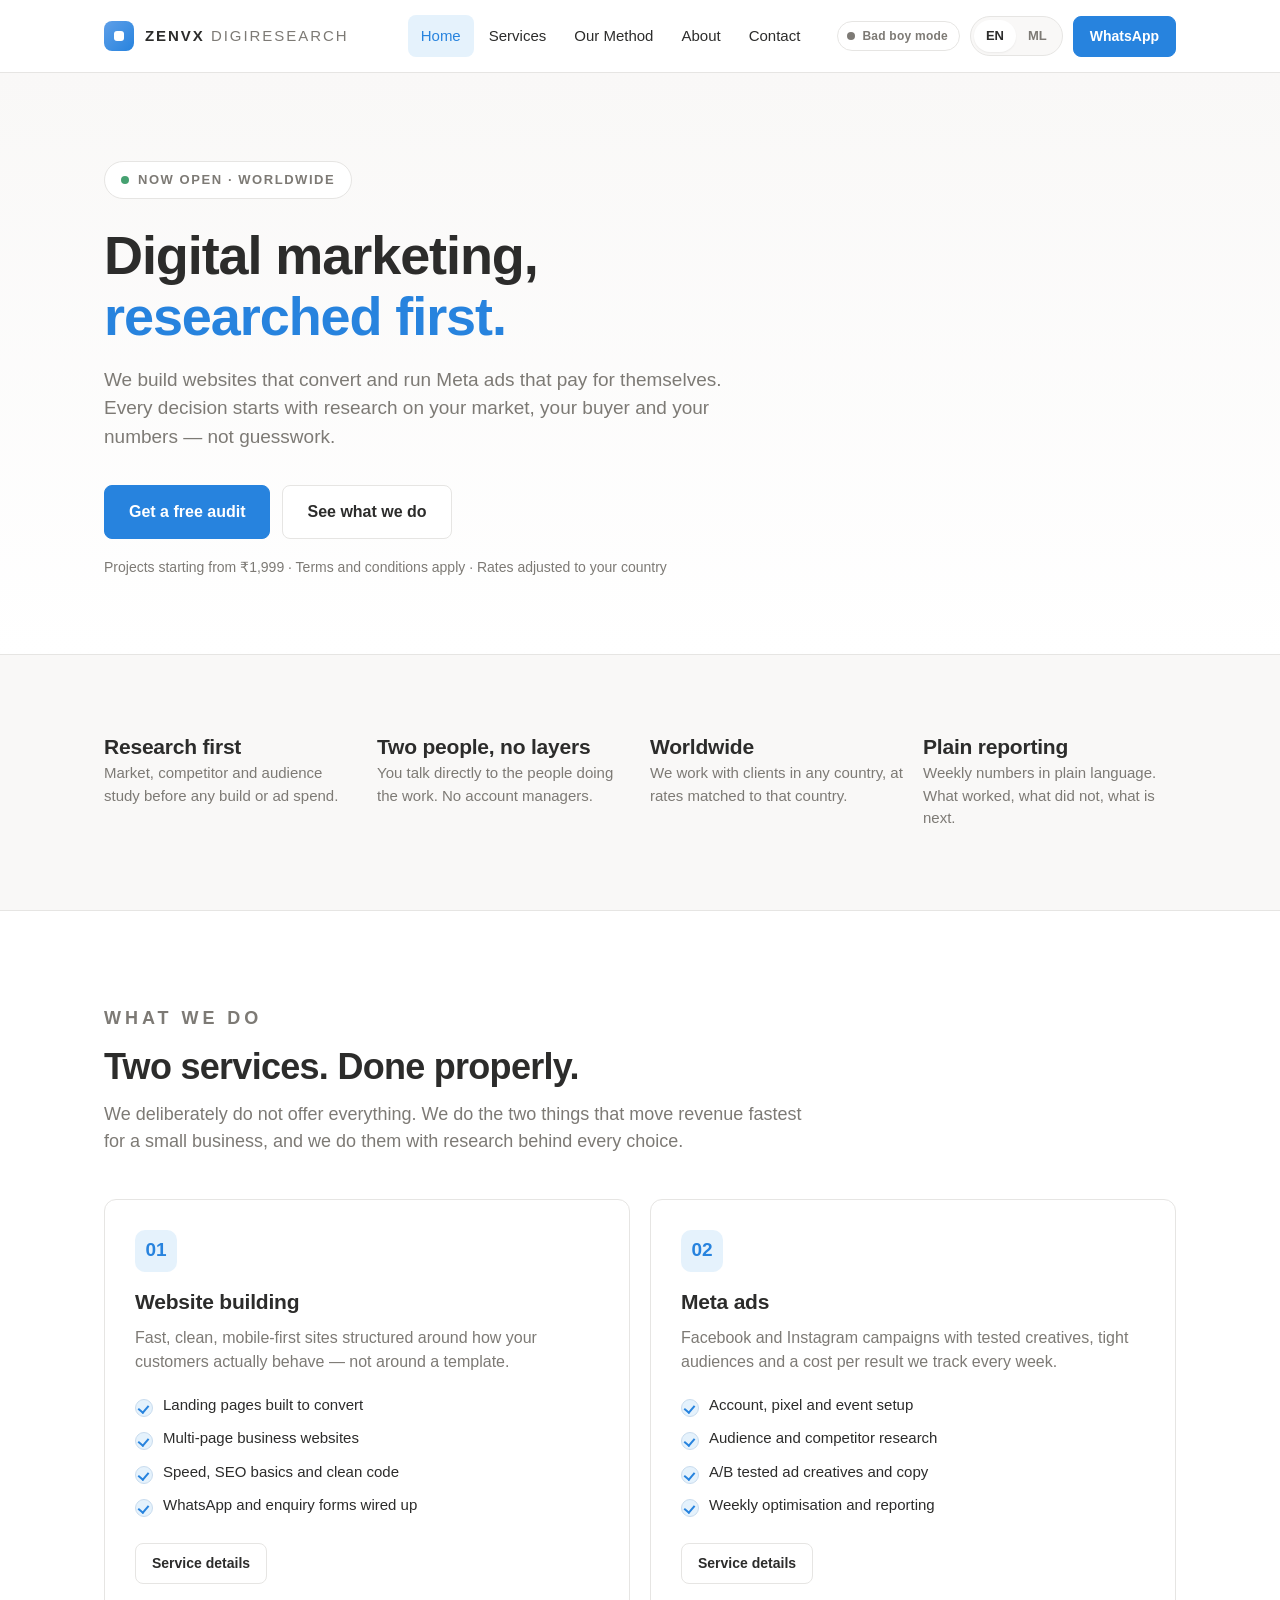
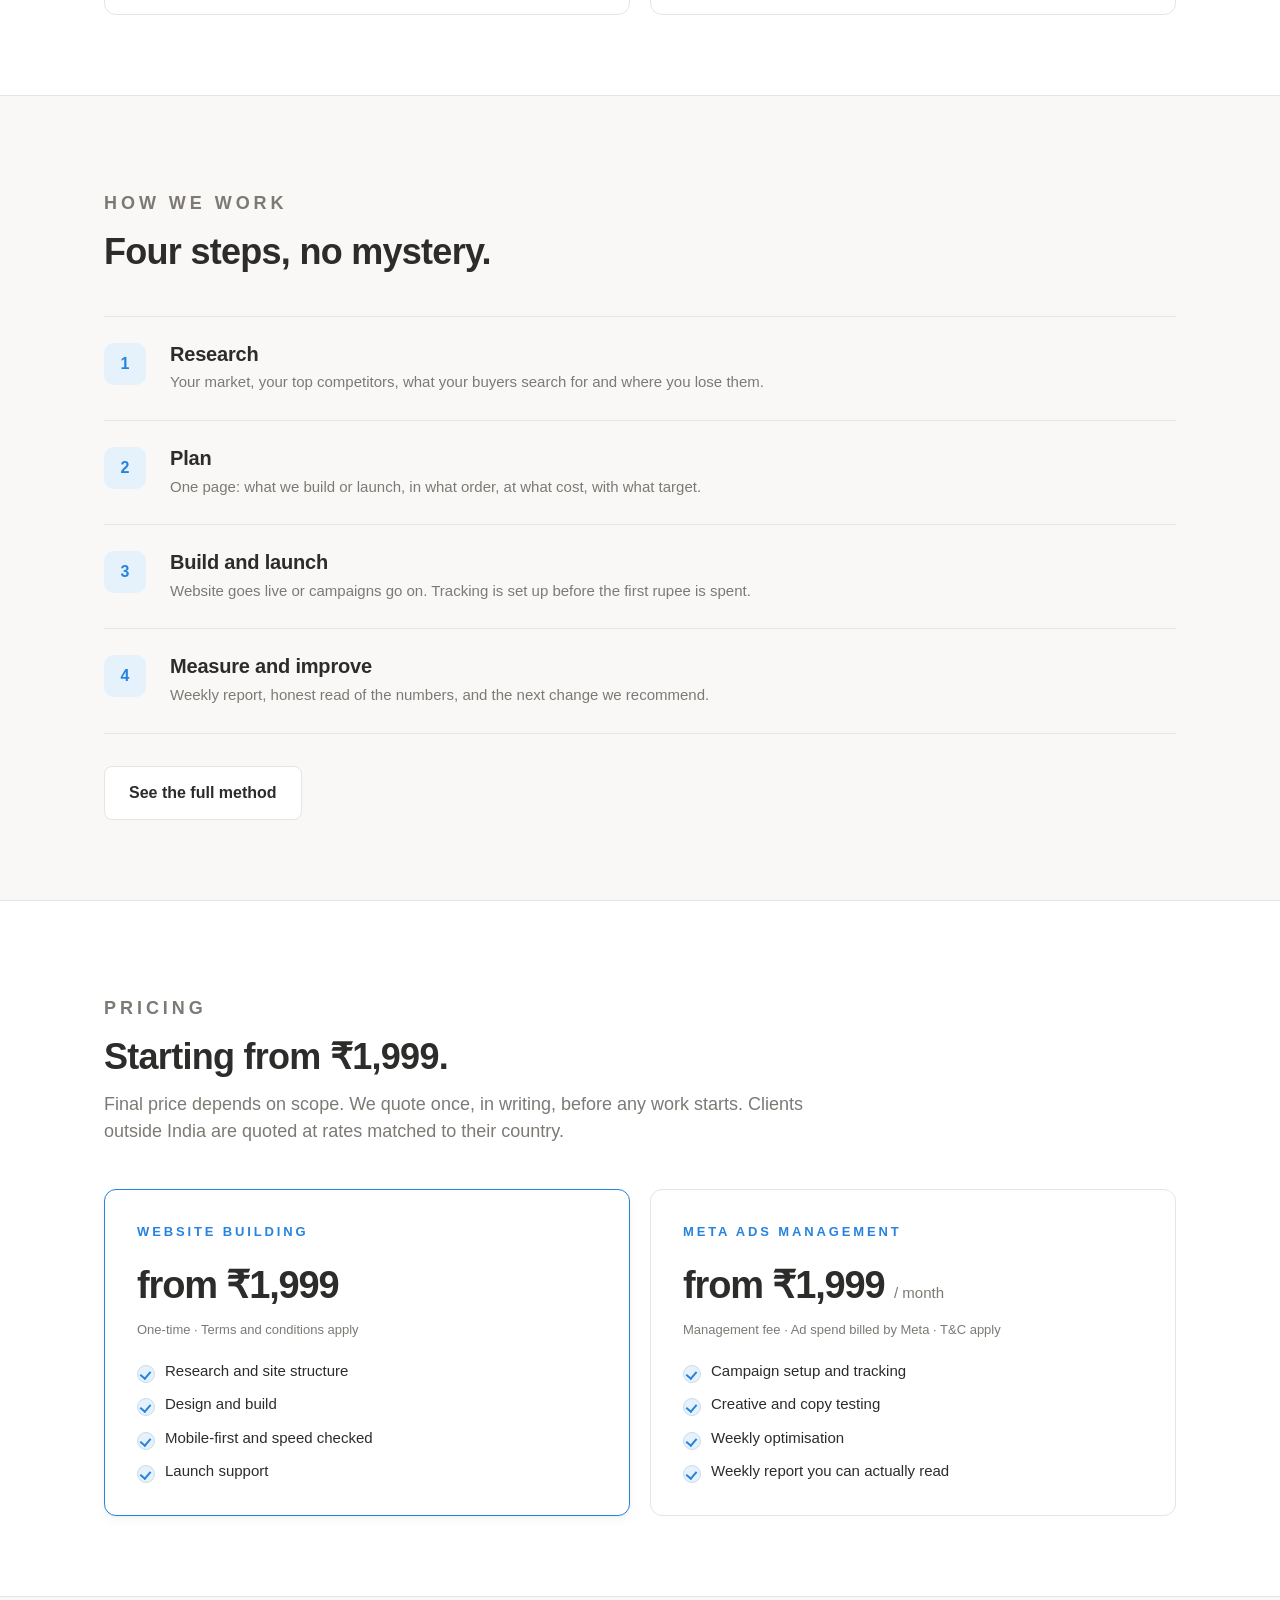
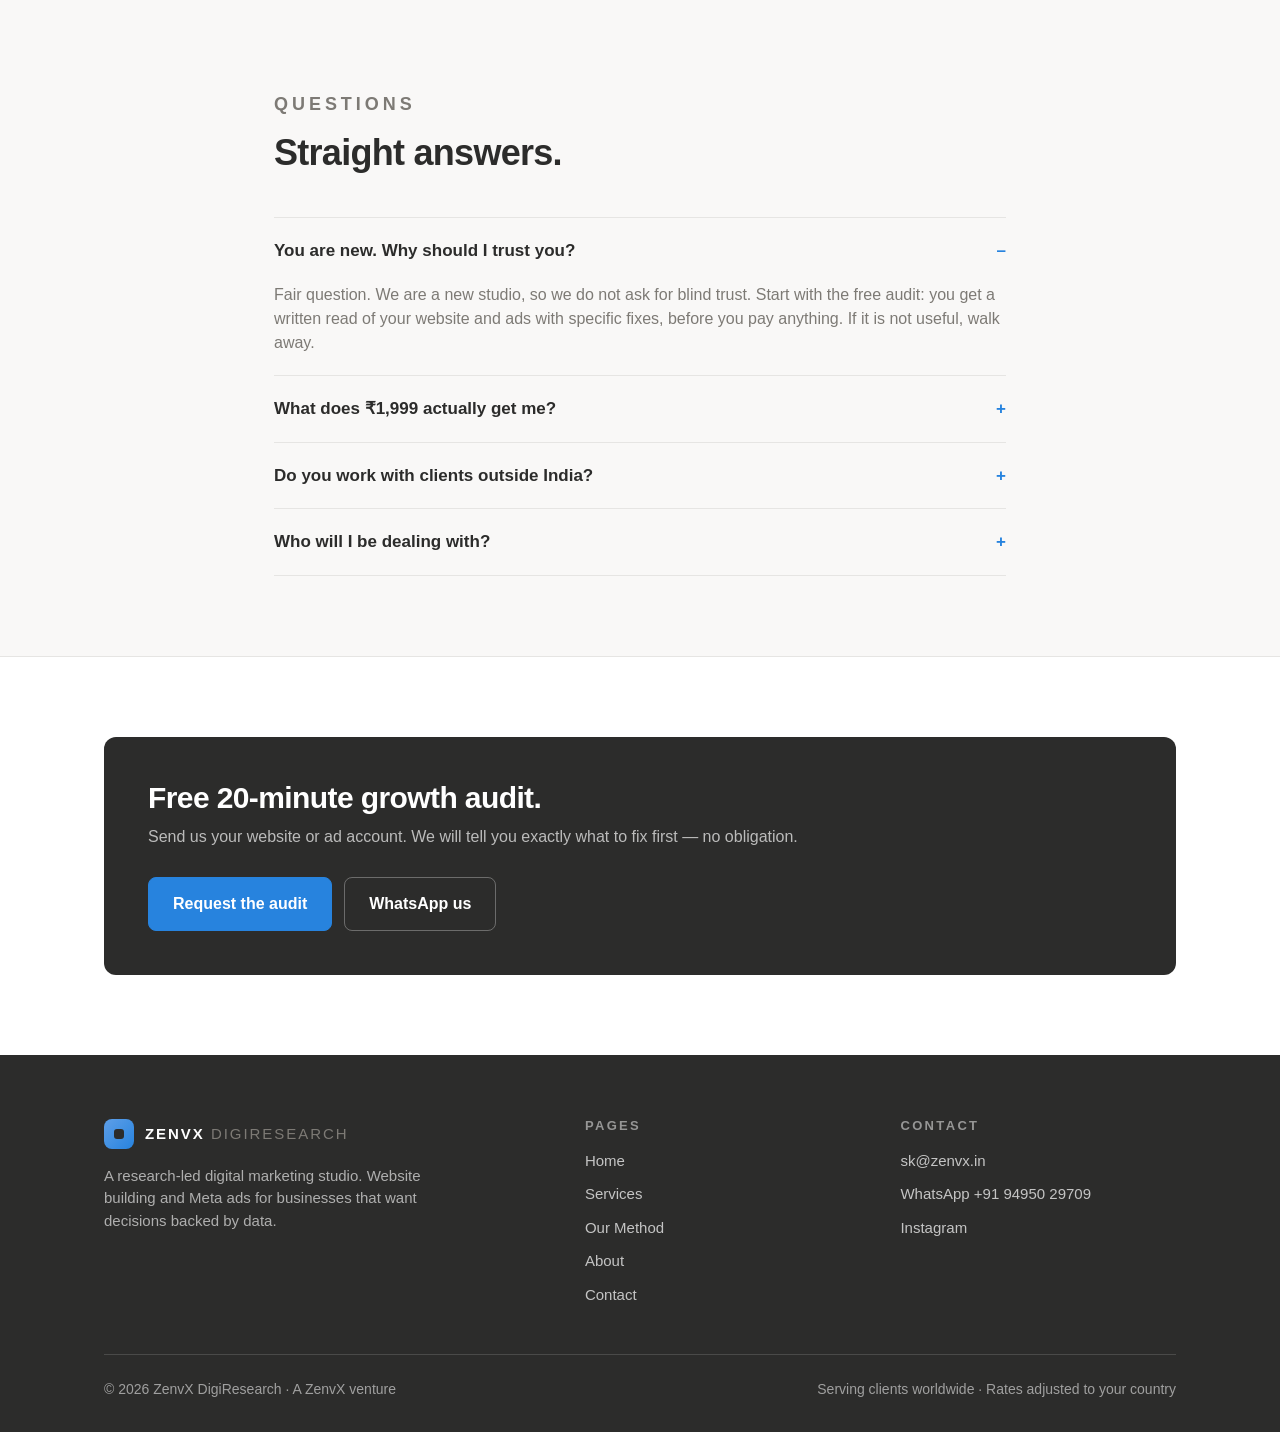
<file: index.html>
<!doctype html>
<html lang="en" data-lang="en">
<head>
<meta charset="utf-8">
<meta name="viewport" content="width=device-width,initial-scale=1">
<title>ZenvX DigiResearch — Research-led websites &amp; Meta ads</title>
<meta name="description" content="A research-led digital marketing studio. We build websites that convert and run Meta ads backed by data. Projects starting from ₹1,999. Serving clients worldwide.">
<link rel="canonical" href="https://digiresearch.zenvx.in/">
<meta property="og:title" content="ZenvX DigiResearch — Research-led websites &amp; Meta ads">
<meta property="og:description" content="Websites that convert and Meta ads backed by data. Starting from ₹1,999.">
<meta property="og:url" content="https://digiresearch.zenvx.in/">
<meta property="og:type" content="website">
<link rel="icon" href="assets/favicon.svg" type="image/svg+xml">
<link rel="preconnect" href="https://fonts.googleapis.com">
<link rel="preconnect" href="https://fonts.gstatic.com" crossorigin>
<link href="https://fonts.googleapis.com/css2?family=Noto+Sans+Malayalam:wght@400;600;700;800&display=swap" rel="stylesheet">
<link rel="stylesheet" href="css/styles.css">
<link rel="stylesheet" href="css/bad.css">
<script>try{var _f=localStorage.getItem('zenvx-face')||'good';document.documentElement.setAttribute('data-face',_f);}catch(e){document.documentElement.setAttribute('data-face','good');}</script>
</head>
<body data-title-en="ZenvX DigiResearch — Research-led websites &amp; Meta ads" data-title-ml="ZenvX DigiResearch — റിസർച്ച് അടിസ്ഥാനമാക്കിയ വെബ്സൈറ്റുകളും Meta ads-ഉം">
<div class="fx-bg" aria-hidden="true"><b></b><b></b><b></b></div>
<div class="fx-grain" aria-hidden="true"></div>
<div class="fx-prog" aria-hidden="true"></div>
<div class="fx-curtain" aria-hidden="true"></div>
<div class="fx-load" aria-hidden="true"><div class="fx-word">Zenv<em>X</em></div><div class="fx-pct">0</div><div class="fx-bar"></div></div>
<div class="fx-cur" aria-hidden="true"></div><div class="fx-dot" aria-hidden="true"></div>


<header class="hdr">
  <div class="container hdr-in">
    <a class="brand" href="index.html"><span class="mark"></span><span class="bn">ZenvX <em>DigiResearch</em></span></a>
    <nav class="nav" id="nav" aria-label="Main">
      <a href="index.html" aria-current="page" data-en="Home" data-ml="ഹോം">Home</a>
      <a href="services.html" data-en="Services" data-ml="സേവനങ്ങൾ">Services</a>
      <a href="method.html" data-en="Our Method" data-ml="ഞങ്ങളുടെ രീതി">Our Method</a>
      <a href="about.html" data-en="About" data-ml="ഞങ്ങളെക്കുറിച്ച്">About</a>
      <a href="contact.html" data-en="Contact" data-ml="ബന്ധപ്പെടുക">Contact</a>
    </nav>
    <div class="hdr-act">
      <button class="face" data-face-btn aria-pressed="false" title="Switch to the full motion experience"><i></i><span>Bad boy mode</span></button>
      <div class="lang" role="group" aria-label="Language">
        <button class="lang-btn" data-lang-btn="en" aria-pressed="true">EN</button>
        <button class="lang-btn" data-lang-btn="ml" aria-pressed="false">ML</button>
      </div>
      <a class="btn btn-sm" href="https://wa.me/919495029709?text=Hi%20ZenvX%20DigiResearch%2C%20I%20want%20to%20know%20more." target="_blank" rel="noopener" data-en="WhatsApp" data-ml="WhatsApp">WhatsApp</a>
      <button class="burger" id="burger" aria-label="Menu" aria-expanded="false" aria-controls="nav"><span></span><span></span><span></span></button>
    </div>
  </div>
</header>

<main>
<section class="hero">
  <div class="container">
    <span class="pill"><i></i><span data-en="Now open · Worldwide" data-ml="ഇപ്പോൾ ലഭ്യം · ലോകമെമ്പാടും">Now open · Worldwide</span></span>
    <h1><span data-en="Digital marketing," data-ml="ഡിജിറ്റൽ മാർക്കറ്റിംഗ്,">Digital marketing,</span><br><span class="accent" data-en="researched first." data-ml="ആദ്യം റിസർച്ച്.">researched first.</span></h1>
    <p class="lead" data-en="We build websites that convert and run Meta ads that pay for themselves. Every decision starts with research on your market, your buyer and your numbers — not guesswork." data-ml="കൺവേർട്ട് ചെയ്യുന്ന വെബ്സൈറ്റുകൾ ഞങ്ങൾ നിർമ്മിക്കുന്നു, ഫലം നൽകുന്ന Meta ads നടത്തുന്നു. എല്ലാ തീരുമാനവും നിങ്ങളുടെ മാർക്കറ്റ്, ഉപഭോക്താവ്, കണക്കുകൾ എന്നിവയുടെ റിസർച്ചിൽ നിന്ന് ആരംഭിക്കുന്നു — ഊഹത്തിലല്ല.">We build websites that convert and run Meta ads that pay for themselves. Every decision starts with research on your market, your buyer and your numbers — not guesswork.</p>
    <div class="btn-row">
      <a class="btn" href="contact.html" data-en="Get a free audit" data-ml="സൗജന്യ ഓഡിറ്റ് നേടുക">Get a free audit</a>
      <a class="btn btn-ghost" href="services.html" data-en="See what we do" data-ml="ഞങ്ങൾ ചെയ്യുന്നത് കാണുക">See what we do</a>
    </div>
    <p class="hero-note" data-en="Projects starting from ₹1,999 · Terms and conditions apply · Rates adjusted to your country" data-ml="₹1,999 മുതൽ പ്രോജക്ടുകൾ · നിബന്ധനകൾ ബാധകം · നിരക്കുകൾ നിങ്ങളുടെ രാജ്യത്തിന് അനുസരിച്ച്">Projects starting from ₹1,999 · Terms and conditions apply · Rates adjusted to your country</p>
  </div>
</section>

<section class="sec sec-soft">
  <div class="container">
    <div class="grid g4">
      <div><h3 data-en="Research first" data-ml="ആദ്യം റിസർച്ച്">Research first</h3><p class="role" data-en="Market, competitor and audience study before any build or ad spend." data-ml="ബിൽഡിനും പരസ്യച്ചെലവിനും മുൻപ് മാർക്കറ്റ്, എതിരാളികൾ, പ്രേക്ഷകർ എന്നിവയുടെ പഠനം.">Market, competitor and audience study before any build or ad spend.</p></div>
      <div><h3 data-en="Two people, no layers" data-ml="രണ്ട് പേർ, ഇടനിലക്കാരില്ല">Two people, no layers</h3><p class="role" data-en="You talk directly to the people doing the work. No account managers." data-ml="ജോലി ചെയ്യുന്നവരോട് നേരിട്ട് സംസാരിക്കാം. അക്കൗണ്ട് മാനേജർമാരില്ല.">You talk directly to the people doing the work. No account managers.</p></div>
      <div><h3 data-en="Worldwide" data-ml="ലോകമെമ്പാടും">Worldwide</h3><p class="role" data-en="We work with clients in any country, at rates matched to that country." data-ml="ഏത് രാജ്യത്തുള്ള ക്ലയന്റുകളുമായും ഞങ്ങൾ പ്രവർത്തിക്കുന്നു, ആ രാജ്യത്തിന് അനുസരിച്ച നിരക്കിൽ.">We work with clients in any country, at rates matched to that country.</p></div>
      <div><h3 data-en="Plain reporting" data-ml="വ്യക്തമായ റിപ്പോർട്ടിംഗ്">Plain reporting</h3><p class="role" data-en="Weekly numbers in plain language. What worked, what did not, what is next." data-ml="ആഴ്ചതോറും ലളിതമായ ഭാഷയിൽ കണക്കുകൾ. എന്ത് ഫലിച്ചു, എന്ത് ഫലിച്ചില്ല, അടുത്തത് എന്ത്.">Weekly numbers in plain language. What worked, what did not, what is next.</p></div>
    </div>
  </div>
</section>

<section class="sec">
  <div class="container">
    <div class="sec-head">
      <p class="eyebrow" data-en="What we do" data-ml="ഞങ്ങൾ ചെയ്യുന്നത്">What we do</p>
      <h2 data-en="Two services. Done properly." data-ml="രണ്ട് സേവനങ്ങൾ. കൃത്യമായി ചെയ്യുന്നു.">Two services. Done properly.</h2>
      <p data-en="We deliberately do not offer everything. We do the two things that move revenue fastest for a small business, and we do them with research behind every choice." data-ml="എല്ലാം ചെയ്യുന്നില്ല എന്നത് ബോധപൂർവമാണ്. ചെറുകിട ബിസിനസുകൾക്ക് ഏറ്റവും വേഗം വരുമാനം കൊണ്ടുവരുന്ന രണ്ട് കാര്യങ്ങൾ, ഓരോ തീരുമാനത്തിനും പിന്നിൽ റിസർച്ചോടെ ചെയ്യുന്നു.">We deliberately do not offer everything. We do the two things that move revenue fastest for a small business, and we do them with research behind every choice.</p>
    </div>
    <div class="grid g2">
      <div class="card">
        <div class="ico">01</div>
        <h3 data-en="Website building" data-ml="വെബ്സൈറ്റ് നിർമ്മാണം">Website building</h3>
        <p data-en="Fast, clean, mobile-first sites structured around how your customers actually behave — not around a template." data-ml="വേഗതയുള്ള, വ്യക്തമായ, മൊബൈൽ-ഫസ്റ്റ് സൈറ്റുകൾ — ടെംപ്ലേറ്റിനെ അടിസ്ഥാനമാക്കിയല്ല, നിങ്ങളുടെ ഉപഭോക്താക്കളുടെ യഥാർത്ഥ സ്വഭാവം അടിസ്ഥാനമാക്കി.">Fast, clean, mobile-first sites structured around how your customers actually behave — not around a template.</p>
        <ul class="check">
          <li data-en="Landing pages built to convert" data-ml="കൺവേർഷനുവേണ്ടി നിർമ്മിച്ച ലാൻഡിംഗ് പേജുകൾ">Landing pages built to convert</li>
          <li data-en="Multi-page business websites" data-ml="മൾട്ടി-പേജ് ബിസിനസ് വെബ്സൈറ്റുകൾ">Multi-page business websites</li>
          <li data-en="Speed, SEO basics and clean code" data-ml="വേഗത, അടിസ്ഥാന SEO, വ്യക്തമായ കോഡ്">Speed, SEO basics and clean code</li>
          <li data-en="WhatsApp and enquiry forms wired up" data-ml="WhatsApp, എൻക്വയറി ഫോമുകൾ ബന്ധിപ്പിച്ച്">WhatsApp and enquiry forms wired up</li>
        </ul>
        <div class="btn-row" style="margin-top:26px"><a class="btn btn-ghost btn-sm" href="services.html" data-en="Service details" data-ml="സേവന വിവരങ്ങൾ">Service details</a></div>
      </div>
      <div class="card">
        <div class="ico">02</div>
        <h3 data-en="Meta ads" data-ml="Meta പരസ്യങ്ങൾ">Meta ads</h3>
        <p data-en="Facebook and Instagram campaigns with tested creatives, tight audiences and a cost per result we track every week." data-ml="പരീക്ഷിച്ച ക്രിയേറ്റീവുകൾ, കൃത്യമായ ഓഡിയൻസ്, ആഴ്ചതോറും ട്രാക്ക് ചെയ്യുന്ന cost per result — Facebook, Instagram കാമ്പെയ്‌നുകൾ.">Facebook and Instagram campaigns with tested creatives, tight audiences and a cost per result we track every week.</p>
        <ul class="check">
          <li data-en="Account, pixel and event setup" data-ml="അക്കൗണ്ട്, പിക്സൽ, ഇവന്റ് സെറ്റപ്പ്">Account, pixel and event setup</li>
          <li data-en="Audience and competitor research" data-ml="ഓഡിയൻസ്, എതിരാളികളുടെ റിസർച്ച്">Audience and competitor research</li>
          <li data-en="A/B tested ad creatives and copy" data-ml="A/B ടെസ്റ്റ് ചെയ്ത ക്രിയേറ്റീവുകളും കോപ്പിയും">A/B tested ad creatives and copy</li>
          <li data-en="Weekly optimisation and reporting" data-ml="ആഴ്ചതോറും ഒപ്റ്റിമൈസേഷനും റിപ്പോർട്ടിംഗും">Weekly optimisation and reporting</li>
        </ul>
        <div class="btn-row" style="margin-top:26px"><a class="btn btn-ghost btn-sm" href="services.html" data-en="Service details" data-ml="സേവന വിവരങ്ങൾ">Service details</a></div>
      </div>
    </div>
  </div>
</section>

<section class="sec sec-soft">
  <div class="container">
    <div class="sec-head">
      <p class="eyebrow" data-en="How we work" data-ml="ഞങ്ങൾ എങ്ങനെ പ്രവർത്തിക്കുന്നു">How we work</p>
      <h2 data-en="Four steps, no mystery." data-ml="നാല് ഘട്ടങ്ങൾ, രഹസ്യങ്ങളില്ല.">Four steps, no mystery.</h2>
    </div>
    <div class="steps">
      <div class="step"><div class="step-n">1</div><div><h3 data-en="Research" data-ml="റിസർച്ച്">Research</h3><p data-en="Your market, your top competitors, what your buyers search for and where you lose them." data-ml="നിങ്ങളുടെ മാർക്കറ്റ്, പ്രധാന എതിരാളികൾ, ഉപഭോക്താക്കൾ തിരയുന്നത്, അവരെ നഷ്ടപ്പെടുന്ന ഇടം.">Your market, your top competitors, what your buyers search for and where you lose them.</p></div></div>
      <div class="step"><div class="step-n">2</div><div><h3 data-en="Plan" data-ml="പ്ലാൻ">Plan</h3><p data-en="One page: what we build or launch, in what order, at what cost, with what target." data-ml="ഒരു പേജ്: എന്ത് നിർമ്മിക്കും അല്ലെങ്കിൽ ലോഞ്ച് ചെയ്യും, ഏത് ക്രമത്തിൽ, എന്ത് ചെലവിൽ, എന്ത് ലക്ഷ്യത്തോടെ.">One page: what we build or launch, in what order, at what cost, with what target.</p></div></div>
      <div class="step"><div class="step-n">3</div><div><h3 data-en="Build and launch" data-ml="നിർമ്മാണവും ലോഞ്ചും">Build and launch</h3><p data-en="Website goes live or campaigns go on. Tracking is set up before the first rupee is spent." data-ml="വെബ്സൈറ്റ് ലൈവ് ആകുന്നു അല്ലെങ്കിൽ കാമ്പെയ്ൻ ആരംഭിക്കുന്നു. ആദ്യ രൂപ ചെലവാക്കുന്നതിന് മുൻപ് ട്രാക്കിംഗ് സെറ്റ് ചെയ്യുന്നു.">Website goes live or campaigns go on. Tracking is set up before the first rupee is spent.</p></div></div>
      <div class="step"><div class="step-n">4</div><div><h3 data-en="Measure and improve" data-ml="അളക്കുകയും മെച്ചപ്പെടുത്തുകയും">Measure and improve</h3><p data-en="Weekly report, honest read of the numbers, and the next change we recommend." data-ml="ആഴ്ചതോറും റിപ്പോർട്ട്, കണക്കുകളുടെ സത്യസന്ധമായ വായന, ഞങ്ങൾ നിർദ്ദേശിക്കുന്ന അടുത്ത മാറ്റം.">Weekly report, honest read of the numbers, and the next change we recommend.</p></div></div>
    </div>
    <div class="btn-row" style="margin-top:32px"><a class="btn btn-ghost" href="method.html" data-en="See the full method" data-ml="പൂർണ്ണ രീതി കാണുക">See the full method</a></div>
  </div>
</section>

<section class="sec">
  <div class="container">
    <div class="sec-head">
      <p class="eyebrow" data-en="Pricing" data-ml="നിരക്കുകൾ">Pricing</p>
      <h2 data-en="Starting from ₹1,999." data-ml="₹1,999 മുതൽ ആരംഭം.">Starting from ₹1,999.</h2>
      <p data-en="Final price depends on scope. We quote once, in writing, before any work starts. Clients outside India are quoted at rates matched to their country." data-ml="അന്തിമ വില പ്രോജക്ടിന്റെ വ്യാപ്തിയെ ആശ്രയിച്ചിരിക്കും. ജോലി ആരംഭിക്കുന്നതിന് മുൻപ് ഒരിക്കൽ, രേഖാമൂലം ഞങ്ങൾ വില പറയും. ഇന്ത്യക്ക് പുറത്തുള്ള ക്ലയന്റുകൾക്ക് അവരുടെ രാജ്യത്തിന് അനുസരിച്ച നിരക്ക്.">Final price depends on scope. We quote once, in writing, before any work starts. Clients outside India are quoted at rates matched to their country.</p>
    </div>
    <div class="grid g2">
      <div class="price-card hi">
        <p class="eyebrow" data-en="Website building" data-ml="വെബ്സൈറ്റ് നിർമ്മാണം">Website building</p>
        <p class="price"><span data-en="from ₹1,999" data-ml="₹1,999 മുതൽ">from ₹1,999</span></p>
        <p class="tc" data-en="One-time · Terms and conditions apply" data-ml="ഒറ്റത്തവണ · നിബന്ധനകൾ ബാധകം">One-time · Terms and conditions apply</p>
        <ul class="check">
          <li data-en="Research and site structure" data-ml="റിസർച്ചും സൈറ്റ് ഘടനയും">Research and site structure</li>
          <li data-en="Design and build" data-ml="ഡിസൈനും നിർമ്മാണവും">Design and build</li>
          <li data-en="Mobile-first and speed checked" data-ml="മൊബൈൽ-ഫസ്റ്റ്, വേഗത പരിശോധിച്ച്">Mobile-first and speed checked</li>
          <li data-en="Launch support" data-ml="ലോഞ്ച് സപ്പോർട്ട്">Launch support</li>
        </ul>
      </div>
      <div class="price-card">
        <p class="eyebrow" data-en="Meta ads management" data-ml="Meta ads മാനേജ്മെന്റ്">Meta ads management</p>
        <p class="price"><span data-en="from ₹1,999" data-ml="₹1,999 മുതൽ">from ₹1,999</span> <small data-en="/ month" data-ml="/ മാസം">/ month</small></p>
        <p class="tc" data-en="Management fee · Ad spend billed by Meta · T&amp;C apply" data-ml="മാനേജ്മെന്റ് ഫീസ് · പരസ്യച്ചെലവ് Meta നേരിട്ട് ബില്ല് ചെയ്യും · നിബന്ധനകൾ ബാധകം">Management fee · Ad spend billed by Meta · T&amp;C apply</p>
        <ul class="check">
          <li data-en="Campaign setup and tracking" data-ml="കാമ്പെയ്ൻ സെറ്റപ്പും ട്രാക്കിംഗും">Campaign setup and tracking</li>
          <li data-en="Creative and copy testing" data-ml="ക്രിയേറ്റീവ്, കോപ്പി ടെസ്റ്റിംഗ്">Creative and copy testing</li>
          <li data-en="Weekly optimisation" data-ml="ആഴ്ചതോറും ഒപ്റ്റിമൈസേഷൻ">Weekly optimisation</li>
          <li data-en="Weekly report you can actually read" data-ml="വായിച്ചു മനസ്സിലാക്കാവുന്ന ആഴ്ചറിപ്പോർട്ട്">Weekly report you can actually read</li>
        </ul>
      </div>
    </div>
  </div>
</section>

<section class="sec sec-soft">
  <div class="container narrow">
    <div class="sec-head">
      <p class="eyebrow" data-en="Questions" data-ml="ചോദ്യങ്ങൾ">Questions</p>
      <h2 data-en="Straight answers." data-ml="നേരായ ഉത്തരങ്ങൾ.">Straight answers.</h2>
    </div>
    <div class="faq">
      <details open>
        <summary data-en="You are new. Why should I trust you?" data-ml="നിങ്ങൾ പുതിയവരാണ്. എന്തിന് വിശ്വസിക്കണം?">You are new. Why should I trust you?</summary>
        <div class="ans" data-en="Fair question. We are a new studio, so we do not ask for blind trust. Start with the free audit: you get a written read of your website and ads with specific fixes, before you pay anything. If it is not useful, walk away." data-ml="ന്യായമായ ചോദ്യം. ഞങ്ങൾ പുതിയ സ്റ്റുഡിയോ ആണ്, അതുകൊണ്ട് അന്ധമായ വിശ്വാസം ഞങ്ങൾ ചോദിക്കുന്നില്ല. സൗജന്യ ഓഡിറ്റിൽ തുടങ്ങുക: പണം നൽകുന്നതിന് മുൻപ് നിങ്ങളുടെ വെബ്സൈറ്റിന്റെയും പരസ്യങ്ങളുടെയും രേഖാമൂലമുള്ള വിലയിരുത്തലും കൃത്യമായ പരിഹാരങ്ങളും ലഭിക്കും. ഉപകാരപ്പെട്ടില്ലെങ്കിൽ ഒഴിവാകാം.">Fair question. We are a new studio, so we do not ask for blind trust. Start with the free audit: you get a written read of your website and ads with specific fixes, before you pay anything. If it is not useful, walk away.</div>
      </details>
      <details>
        <summary data-en="What does ₹1,999 actually get me?" data-ml="₹1,999-ന് യഥാർത്ഥത്തിൽ എന്ത് ലഭിക്കും?">What does ₹1,999 actually get me?</summary>
        <div class="ans" data-en="It is the entry point for a small, single-purpose project — for example a one-page site for a local business, or a first month of a simple ad campaign. Bigger scope costs more, and we tell you the exact number in writing before starting. Terms and conditions apply." data-ml="ചെറിയ, ഒറ്റ ലക്ഷ്യമുള്ള പ്രോജക്ടിന്റെ ആരംഭ നിരക്കാണിത് — ഉദാഹരണത്തിന് ഒരു പ്രാദേശിക ബിസിനസിനുള്ള ഒറ്റ പേജ് സൈറ്റ്, അല്ലെങ്കിൽ ലളിതമായ പരസ്യ കാമ്പെയ്‌നിന്റെ ആദ്യ മാസം. വ്യാപ്തി കൂടുമ്പോൾ വില കൂടും, ആരംഭിക്കുന്നതിന് മുൻപ് കൃത്യമായ തുക രേഖാമൂലം അറിയിക്കും. നിബന്ധനകൾ ബാധകം.">It is the entry point for a small, single-purpose project — for example a one-page site for a local business, or a first month of a simple ad campaign. Bigger scope costs more, and we tell you the exact number in writing before starting. Terms and conditions apply.</div>
      </details>
      <details>
        <summary data-en="Do you work with clients outside India?" data-ml="ഇന്ത്യക്ക് പുറത്തുള്ള ക്ലയന്റുകളുമായി പ്രവർത്തിക്കുമോ?">Do you work with clients outside India?</summary>
        <div class="ans" data-en="Yes. We work with clients anywhere in the world and quote at rates matched to your country. Everything runs over email, WhatsApp and calls." data-ml="അതെ. ലോകത്തെവിടെയുമുള്ള ക്ലയന്റുകളുമായി ഞങ്ങൾ പ്രവർത്തിക്കുന്നു, നിങ്ങളുടെ രാജ്യത്തിന് അനുസരിച്ച നിരക്കിൽ വില പറയുന്നു. എല്ലാം ഇമെയിൽ, WhatsApp, കോളുകൾ വഴി നടക്കും.">Yes. We work with clients anywhere in the world and quote at rates matched to your country. Everything runs over email, WhatsApp and calls.</div>
      </details>
      <details>
        <summary data-en="Who will I be dealing with?" data-ml="ആരുമായി ഇടപെടേണ്ടി വരും?">Who will I be dealing with?</summary>
        <div class="ans" data-en="Srihari Kalesh and Abhinav T S. That is the whole team, and one of us is on every message you send." data-ml="ശ്രീഹരി കലേഷ്, അഭിനവ് ടി എസ്. അതാണ് മുഴുവൻ ടീം — നിങ്ങൾ അയക്കുന്ന എല്ലാ സന്ദേശത്തിലും ഞങ്ങളിൽ ഒരാൾ ഉണ്ടാകും.">Srihari Kalesh and Abhinav T S. That is the whole team, and one of us is on every message you send.</div>
      </details>
    </div>
  </div>
</section>

<section class="sec">
  <div class="container">
    <div class="band">
      <div>
        <h2 data-en="Free 20-minute growth audit." data-ml="സൗജന്യ 20 മിനിറ്റ് ഗ്രോത്ത് ഓഡിറ്റ്.">Free 20-minute growth audit.</h2>
        <p data-en="Send us your website or ad account. We will tell you exactly what to fix first — no obligation." data-ml="നിങ്ങളുടെ വെബ്സൈറ്റ് അല്ലെങ്കിൽ പരസ്യ അക്കൗണ്ട് അയക്കുക. ആദ്യം എന്ത് പരിഹരിക്കണമെന്ന് കൃത്യമായി പറയാം — യാതൊരു ബാധ്യതയുമില്ല.">Send us your website or ad account. We will tell you exactly what to fix first — no obligation.</p>
      </div>
      <div class="btn-row">
        <a class="btn" href="contact.html" data-en="Request the audit" data-ml="ഓഡിറ്റ് അഭ്യർഥിക്കുക">Request the audit</a>
        <a class="btn btn-ghost" href="https://wa.me/919495029709?text=Hi%2C%20I%20want%20the%20free%20growth%20audit." target="_blank" rel="noopener" data-en="WhatsApp us" data-ml="WhatsApp ചെയ്യുക">WhatsApp us</a>
      </div>
    </div>
  </div>
</section>
</main>

<footer class="ftr">
  <div class="container">
    <div class="ftr-top">
      <div>
        <a class="brand" href="index.html"><span class="mark"></span><span class="bn">ZenvX <em>DigiResearch</em></span></a>
        <p class="fdesc" data-en="A research-led digital marketing studio. Website building and Meta ads for businesses that want decisions backed by data." data-ml="റിസർച്ച് അടിസ്ഥാനമാക്കിയ ഡിജിറ്റൽ മാർക്കറ്റിംഗ് സ്റ്റുഡിയോ. ഡാറ്റ അടിസ്ഥാനമാക്കിയ തീരുമാനങ്ങൾ ആഗ്രഹിക്കുന്ന ബിസിനസുകൾക്ക് വെബ്സൈറ്റ് നിർമ്മാണവും Meta ads-ഉം.">A research-led digital marketing studio. Website building and Meta ads for businesses that want decisions backed by data.</p>
      </div>
      <div>
        <h4 data-en="Pages" data-ml="പേജുകൾ">Pages</h4>
        <ul>
          <li><a href="index.html" data-en="Home" data-ml="ഹോം">Home</a></li>
          <li><a href="services.html" data-en="Services" data-ml="സേവനങ്ങൾ">Services</a></li>
          <li><a href="method.html" data-en="Our Method" data-ml="ഞങ്ങളുടെ രീതി">Our Method</a></li>
          <li><a href="about.html" data-en="About" data-ml="ഞങ്ങളെക്കുറിച്ച്">About</a></li>
          <li><a href="contact.html" data-en="Contact" data-ml="ബന്ധപ്പെടുക">Contact</a></li>
        </ul>
      </div>
      <div>
        <h4 data-en="Contact" data-ml="ബന്ധപ്പെടുക">Contact</h4>
        <ul>
          <li><a href="mailto:sk@zenvx.in">sk@zenvx.in</a></li>
          <li><a href="https://wa.me/919495029709" target="_blank" rel="noopener">WhatsApp +91 94950 29709</a></li>
          <li><a href="https://www.instagram.com/zenvxdigiresearch/" target="_blank" rel="noopener">Instagram</a></li>
        </ul>
      </div>
    </div>
    <div class="ftr-bot">
      <span data-en="© 2026 ZenvX DigiResearch · A ZenvX venture" data-ml="© 2026 ZenvX DigiResearch · ഒരു ZenvX സംരംഭം">© 2026 ZenvX DigiResearch · A ZenvX venture</span>
      <span data-en="Serving clients worldwide · Rates adjusted to your country" data-ml="ലോകമെമ്പാടുമുള്ള ക്ലയന്റുകൾക്ക് സേവനം · നിരക്കുകൾ നിങ്ങളുടെ രാജ്യത്തിന് അനുസരിച്ച്">Serving clients worldwide · Rates adjusted to your country</span>
    </div>
  </div>
</footer>

<a class="wa-float" href="https://wa.me/919495029709?text=Hi%20ZenvX%20DigiResearch%2C%20I%20want%20to%20know%20more." target="_blank" rel="noopener" aria-label="Chat on WhatsApp">
  <svg viewBox="0 0 24 24" aria-hidden="true"><path d="M12.04 2C6.58 2 2.13 6.45 2.13 11.91c0 1.75.46 3.45 1.32 4.95L2 22l5.25-1.38c1.45.79 3.08 1.21 4.79 1.21 5.46 0 9.91-4.45 9.91-9.91C21.95 6.45 17.5 2 12.04 2m0 18.15c-1.53 0-3.03-.41-4.34-1.19l-.31-.18-3.12.82.83-3.04-.2-.32a8.2 8.2 0 0 1-1.26-4.35c0-4.54 3.7-8.23 8.24-8.23 4.54 0 8.23 3.69 8.23 8.23 0 4.54-3.69 8.26-8.07 8.26m4.52-6.16c-.25-.12-1.47-.72-1.7-.8-.23-.09-.4-.13-.56.13-.17.25-.66.8-.81.97-.15.16-.3.18-.55.06-.25-.13-1.05-.39-2-1.23-.74-.66-1.23-1.47-1.38-1.72-.15-.25-.02-.39.11-.51.11-.11.25-.3.37-.44.13-.15.17-.25.25-.42.08-.17.04-.31-.02-.44-.06-.12-.55-1.34-.76-1.83-.2-.48-.4-.42-.55-.43h-.47c-.16 0-.42.06-.64.31-.22.25-.84.82-.84 2 0 1.18.86 2.32.98 2.48.12.17 1.69 2.58 4.1 3.62.57.25 1.02.39 1.37.5.58.18 1.1.16 1.52.1.46-.07 1.47-.6 1.68-1.18.21-.58.21-1.08.15-1.18-.06-.11-.23-.17-.48-.29"/></svg>
</a>

<script src="js/main.js"></script>
<script src="js/bad.js"></script>
</body>
</html>
</file>
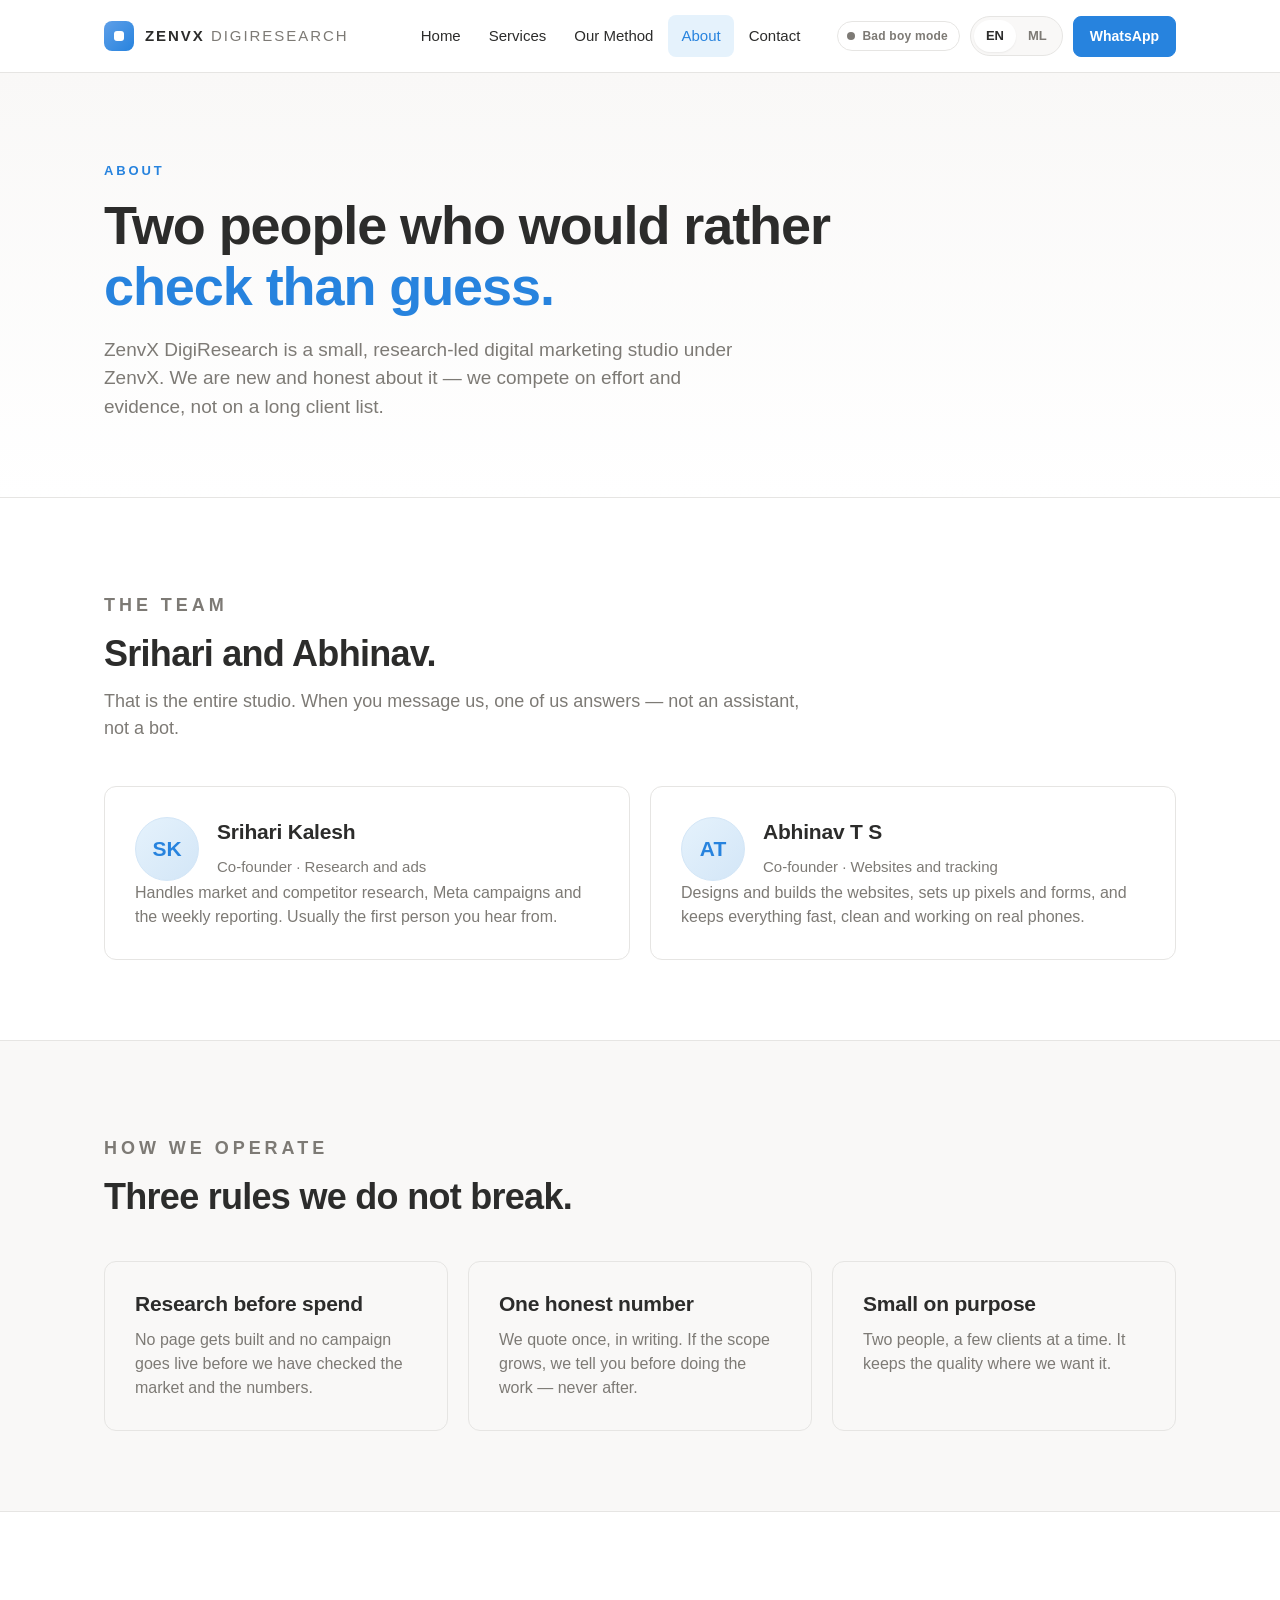
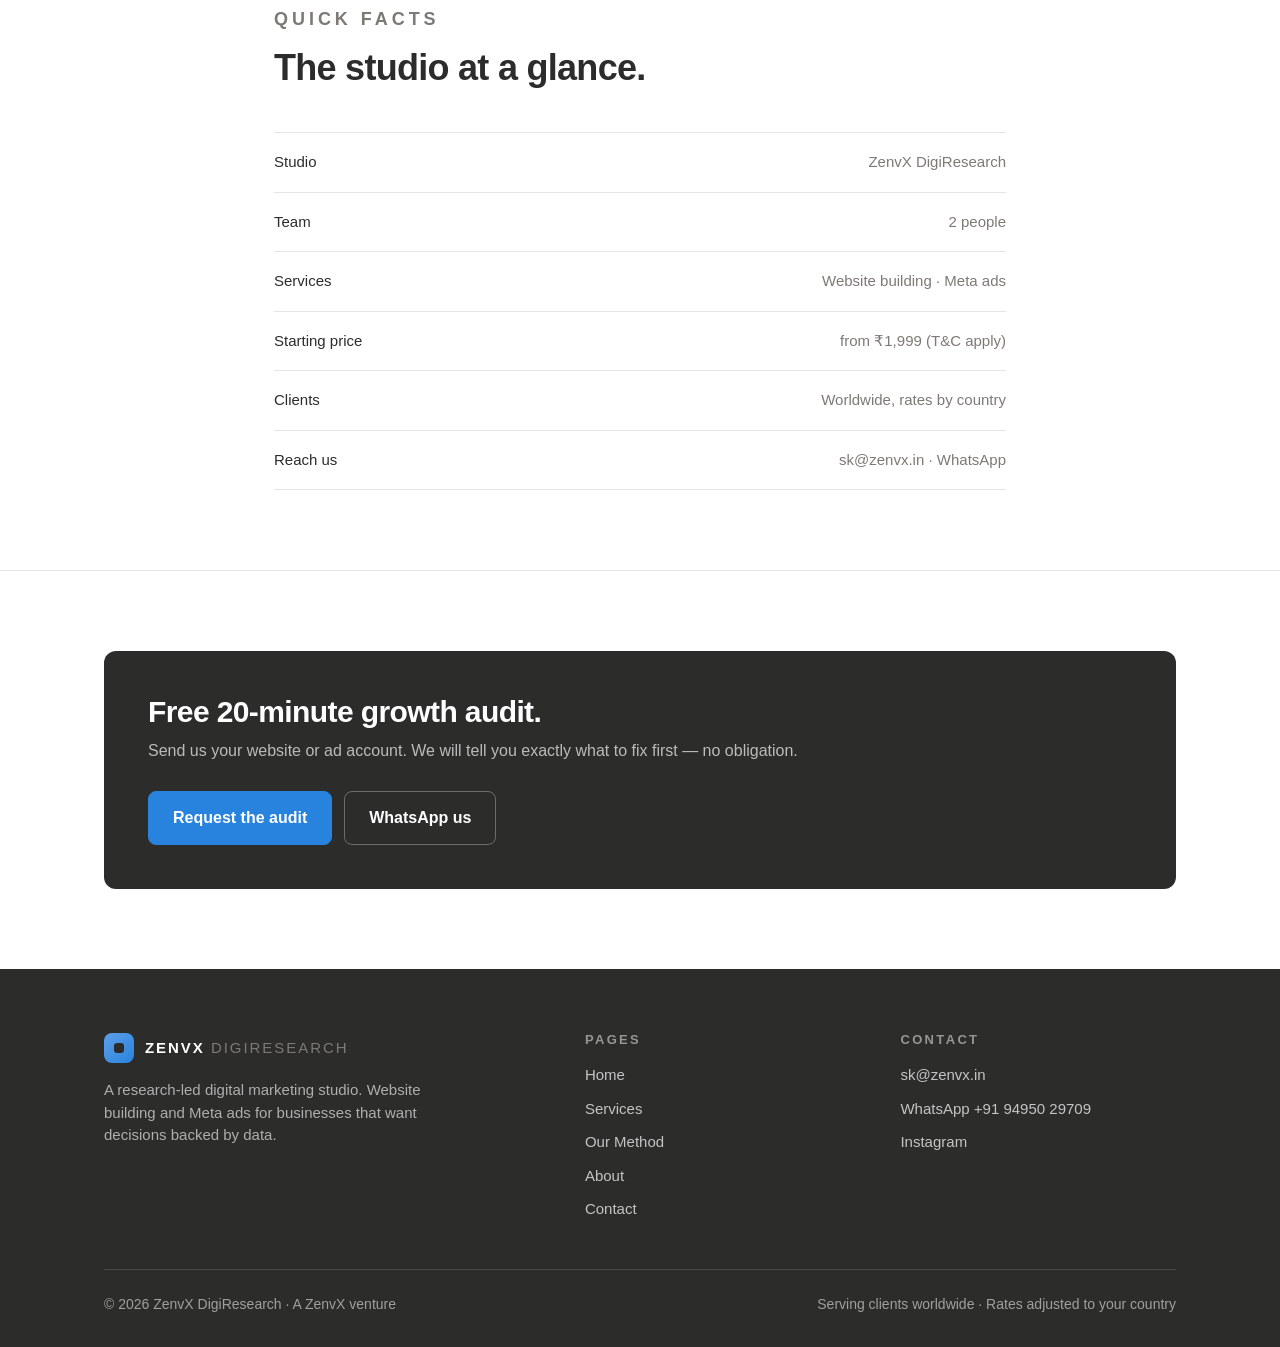
<file: about.html>
<!doctype html>
<html lang="en" data-lang="en">
<head>
<meta charset="utf-8">
<meta name="viewport" content="width=device-width,initial-scale=1">
<title>About — ZenvX DigiResearch</title>
<meta name="description" content="A two-person, research-led digital marketing studio under ZenvX. Srihari Kalesh and Abhinav T S. Serving clients worldwide.">
<link rel="canonical" href="https://digiresearch.zenvx.in/about.html">
<meta property="og:title" content="About — ZenvX DigiResearch">
<meta property="og:description" content="A two-person, research-led digital marketing studio under ZenvX. Srihari Kalesh and Abhinav T S. Serving clients worldwide.">
<meta property="og:url" content="https://digiresearch.zenvx.in/about.html">
<meta property="og:type" content="website">
<link rel="icon" href="assets/favicon.svg" type="image/svg+xml">
<link rel="preconnect" href="https://fonts.googleapis.com">
<link rel="preconnect" href="https://fonts.gstatic.com" crossorigin>
<link href="https://fonts.googleapis.com/css2?family=Noto+Sans+Malayalam:wght@400;600;700;800&display=swap" rel="stylesheet">
<link rel="stylesheet" href="css/styles.css">
<link rel="stylesheet" href="css/bad.css">
<script>try{var _f=localStorage.getItem('zenvx-face')||'good';document.documentElement.setAttribute('data-face',_f);}catch(e){document.documentElement.setAttribute('data-face','good');}</script>
</head>
<body data-title-en="About — ZenvX DigiResearch" data-title-ml="ഞങ്ങളെക്കുറിച്ച് | ZenvX DigiResearch">
<div class="fx-bg" aria-hidden="true"><b></b><b></b><b></b></div>
<div class="fx-grain" aria-hidden="true"></div>
<div class="fx-prog" aria-hidden="true"></div>
<div class="fx-curtain" aria-hidden="true"></div>
<div class="fx-load" aria-hidden="true"><div class="fx-word">Zenv<em>X</em></div><div class="fx-pct">0</div><div class="fx-bar"></div></div>
<div class="fx-cur" aria-hidden="true"></div><div class="fx-dot" aria-hidden="true"></div>

<header class="hdr">
  <div class="container hdr-in">
    <a class="brand" href="index.html"><span class="mark"></span><span class="bn">ZenvX <em>DigiResearch</em></span></a>
    <nav class="nav" id="nav" aria-label="Main">
      <a href="index.html" data-en="Home" data-ml="ഹോം">Home</a>
      <a href="services.html" data-en="Services" data-ml="സേവനങ്ങൾ">Services</a>
      <a href="method.html" data-en="Our Method" data-ml="ഞങ്ങളുടെ രീതി">Our Method</a>
      <a href="about.html" aria-current="page" data-en="About" data-ml="ഞങ്ങളെക്കുറിച്ച്">About</a>
      <a href="contact.html" data-en="Contact" data-ml="ബന്ധപ്പെടുക">Contact</a>
    </nav>
    <div class="hdr-act">
      <button class="face" data-face-btn aria-pressed="false" title="Switch to the full motion experience"><i></i><span>Bad boy mode</span></button>
      <div class="lang" role="group" aria-label="Language">
        <button class="lang-btn" data-lang-btn="en" aria-pressed="true">EN</button>
        <button class="lang-btn" data-lang-btn="ml" aria-pressed="false">ML</button>
      </div>
      <a class="btn btn-sm" href="https://wa.me/919495029709?text=Hi%20ZenvX%20DigiResearch%2C%20I%20want%20to%20know%20more." target="_blank" rel="noopener" data-en="WhatsApp" data-ml="WhatsApp">WhatsApp</a>
      <button class="burger" id="burger" aria-label="Menu" aria-expanded="false" aria-controls="nav"><span></span><span></span><span></span></button>
    </div>
  </div>
</header>
<main>
<section class="hero"><div class="container"><p class="eyebrow" data-en="About" data-ml="ഞങ്ങളെക്കുറിച്ച്">About</p><h1><span data-en="Two people who would rather" data-ml="ഊഹിക്കുന്നതിനു പകരം">Two people who would rather</span><br><span class="accent" data-en="check than guess." data-ml="പരിശോധിക്കുന്ന രണ്ട് പേർ.">check than guess.</span></h1><p class="lead" data-en="ZenvX DigiResearch is a small, research-led digital marketing studio under ZenvX. We are new and honest about it — we compete on effort and evidence, not on a long client list." data-ml="ZenvX DigiResearch, ZenvX-ന് കീഴിലുള്ള ഒരു ചെറിയ, റിസർച്ച് അടിസ്ഥാനമാക്കിയ ഡിജിറ്റൽ മാർക്കറ്റിംഗ് സ്റ്റുഡിയോ ആണ്. ഞങ്ങൾ പുതിയവരാണ്, അത് തുറന്നു പറയുന്നു — നീണ്ട ക്ലയന്റ് ലിസ്റ്റിനു പകരം അധ്വാനവും തെളിവുകളുമാണ് ഞങ്ങളുടെ ബലം.">ZenvX DigiResearch is a small, research-led digital marketing studio under ZenvX. We are new and honest about it — we compete on effort and evidence, not on a long client list.</p></div></section>
<section class="sec"><div class="container"><div class="sec-head"><p class="eyebrow" data-en="The team" data-ml="ടീം">The team</p><h2 data-en="Srihari and Abhinav." data-ml="ശ്രീഹരിയും അഭിനവും.">Srihari and Abhinav.</h2><p data-en="That is the entire studio. When you message us, one of us answers — not an assistant, not a bot." data-ml="അതാണ് സ്റ്റുഡിയോ മുഴുവൻ. നിങ്ങൾ സന്ദേശം അയക്കുമ്പോൾ ഞങ്ങളിൽ ഒരാൾ തന്നെ മറുപടി നൽകും — അസിസ്റ്റന്റോ ബോട്ടോ അല്ല.">That is the entire studio. When you message us, one of us answers — not an assistant, not a bot.</p></div><div class="grid g2"><div class="card"><div class="person"><div class="avatar">SK</div><div><h3 data-en="Srihari Kalesh" data-ml="ശ്രീഹരി കലേഷ്">Srihari Kalesh</h3><p class="role" data-en="Co-founder · Research and ads" data-ml="സഹസ്ഥാപകൻ · റിസർച്ചും പരസ്യങ്ങളും">Co-founder · Research and ads</p></div></div><p data-en="Handles market and competitor research, Meta campaigns and the weekly reporting. Usually the first person you hear from." data-ml="മാർക്കറ്റ്, എതിരാളി റിസർച്ച്, Meta കാമ്പെയ്‌നുകൾ, ആഴ്ചറിപ്പോർട്ട് എന്നിവ കൈകാര്യം ചെയ്യുന്നു. സാധാരണയായി നിങ്ങൾക്ക് ആദ്യം മറുപടി നൽകുന്നത്.">Handles market and competitor research, Meta campaigns and the weekly reporting. Usually the first person you hear from.</p></div><div class="card"><div class="person"><div class="avatar">AT</div><div><h3 data-en="Abhinav T S" data-ml="അഭിനവ് ടി എസ്">Abhinav T S</h3><p class="role" data-en="Co-founder · Websites and tracking" data-ml="സഹസ്ഥാപകൻ · വെബ്സൈറ്റുകളും ട്രാക്കിംഗും">Co-founder · Websites and tracking</p></div></div><p data-en="Designs and builds the websites, sets up pixels and forms, and keeps everything fast, clean and working on real phones." data-ml="വെബ്സൈറ്റുകൾ ഡിസൈൻ ചെയ്ത് നിർമ്മിക്കുന്നു, പിക്സലുകളും ഫോമുകളും സെറ്റ് ചെയ്യുന്നു, എല്ലാം വേഗതയിൽ യഥാർത്ഥ ഫോണുകളിൽ പ്രവർത്തിക്കുന്നു എന്ന് ഉറപ്പാക്കുന്നു.">Designs and builds the websites, sets up pixels and forms, and keeps everything fast, clean and working on real phones.</p></div></div></div></section>
<section class="sec sec-soft"><div class="container"><div class="sec-head"><p class="eyebrow" data-en="How we operate" data-ml="ഞങ്ങൾ പ്രവർത്തിക്കുന്ന രീതി">How we operate</p><h2 data-en="Three rules we do not break." data-ml="ഞങ്ങൾ ലംഘിക്കാത്ത മൂന്ന് നിയമങ്ങൾ.">Three rules we do not break.</h2></div><div class="grid g3"><div class="card soft"><h3 data-en="Research before spend" data-ml="ചെലവിന് മുൻപ് റിസർച്ച്">Research before spend</h3><p data-en="No page gets built and no campaign goes live before we have checked the market and the numbers." data-ml="മാർക്കറ്റും കണക്കുകളും പരിശോധിക്കുന്നതിന് മുൻപ് ഒരു പേജും നിർമ്മിക്കില്ല, ഒരു കാമ്പെയ്‌നും തുടങ്ങില്ല.">No page gets built and no campaign goes live before we have checked the market and the numbers.</p></div><div class="card soft"><h3 data-en="One honest number" data-ml="ഒരിക്കൽ പറയുന്ന സത്യസന്ധമായ വില">One honest number</h3><p data-en="We quote once, in writing. If the scope grows, we tell you before doing the work — never after." data-ml="ഒരിക്കൽ, രേഖാമൂലം വില പറയുന്നു. പരിധി കൂടുന്നെങ്കിൽ ജോലി ചെയ്യുന്നതിന് മുൻപ് അറിയിക്കും — ശേഷം അല്ല.">We quote once, in writing. If the scope grows, we tell you before doing the work — never after.</p></div><div class="card soft"><h3 data-en="Small on purpose" data-ml="ബോധപൂർവ്വം ചെറുതായി നിൽക്കുന്നു">Small on purpose</h3><p data-en="Two people, a few clients at a time. It keeps the quality where we want it." data-ml="രണ്ട് പേർ, ഒരേ സമയം കുറച്ചു ക്ലയന്റുകൾ മാത്രം. അതാണ് ഗുണനിലവാരം നിലനിർത്താനുള്ള വഴി.">Two people, a few clients at a time. It keeps the quality where we want it.</p></div></div></div></section>
<section class="sec"><div class="container narrow"><div class="sec-head"><p class="eyebrow" data-en="Quick facts" data-ml="ചുരുക്കം">Quick facts</p><h2 data-en="The studio at a glance." data-ml="ഒറ്റനോട്ടത്തിൽ സ്റ്റുഡിയോ.">The studio at a glance.</h2></div><div class="rows"><div class="row"><span data-en="Studio" data-ml="സ്റ്റുഡിയോ">Studio</span><span data-en="ZenvX DigiResearch" data-ml="ZenvX DigiResearch">ZenvX DigiResearch</span></div><div class="row"><span data-en="Team" data-ml="ടീം">Team</span><span data-en="2 people" data-ml="2 പേർ">2 people</span></div><div class="row"><span data-en="Services" data-ml="സേവനങ്ങൾ">Services</span><span data-en="Website building · Meta ads" data-ml="വെബ്സൈറ്റ് നിർമ്മാണം · Meta ads">Website building · Meta ads</span></div><div class="row"><span data-en="Starting price" data-ml="ആരംഭ വില">Starting price</span><span data-en="from ₹1,999 (T&amp;C apply)" data-ml="₹1,999 മുതൽ (നിബന്ധനകൾ ബാധകം)">from ₹1,999 (T&amp;C apply)</span></div><div class="row"><span data-en="Clients" data-ml="ക്ലയന്റുകൾ">Clients</span><span data-en="Worldwide, rates by country" data-ml="ലോകമെമ്പാടും, രാജ്യം അനുസരിച്ച് നിരക്ക്">Worldwide, rates by country</span></div><div class="row"><span data-en="Reach us" data-ml="ബന്ധപ്പെടാൻ">Reach us</span><span data-en="sk@zenvx.in · WhatsApp" data-ml="sk@zenvx.in · WhatsApp">sk@zenvx.in · WhatsApp</span></div></div></div></section>
<section class="sec">
  <div class="container">
    <div class="band">
      <div>
        <h2 data-en="Free 20-minute growth audit." data-ml="സൗജന്യ 20 മിനിറ്റ് ഗ്രോത്ത് ഓഡിറ്റ്.">Free 20-minute growth audit.</h2>
        <p data-en="Send us your website or ad account. We will tell you exactly what to fix first — no obligation." data-ml="നിങ്ങളുടെ വെബ്സൈറ്റോ പരസ്യ അക്കൗണ്ടോ അയക്കുക. ആദ്യം എന്ത് പരിഹരിക്കണമെന്ന് കൃത്യമായി പറയാം — യാതൊരു ബാധ്യതയുമില്ല.">Send us your website or ad account. We will tell you exactly what to fix first — no obligation.</p>
      </div>
      <div class="btn-row">
        <a class="btn" href="contact.html" data-en="Request the audit" data-ml="ഓഡിറ്റ് അഭ്യർഥിക്കുക">Request the audit</a>
        <a class="btn btn-ghost" href="https://wa.me/919495029709?text=Hi%2C%20I%20want%20the%20free%20growth%20audit." target="_blank" rel="noopener" data-en="WhatsApp us" data-ml="WhatsApp ചെയ്യുക">WhatsApp us</a>
      </div>
    </div>
  </div>
</section>
</main>

<footer class="ftr">
  <div class="container">
    <div class="ftr-top">
      <div>
        <a class="brand" href="index.html"><span class="mark"></span><span class="bn">ZenvX <em>DigiResearch</em></span></a>
        <p class="fdesc" data-en="A research-led digital marketing studio. Website building and Meta ads for businesses that want decisions backed by data." data-ml="റിസർച്ച് അടിസ്ഥാനമാക്കിയ ഡിജിറ്റൽ മാർക്കറ്റിംഗ് സ്റ്റുഡിയോ. ഡാറ്റ അടിസ്ഥാനമാക്കിയ തീരുമാനങ്ങൾ ആഗ്രഹിക്കുന്ന ബിസിനസുകൾക്ക് വെബ്സൈറ്റ് നിർമ്മാണവും Meta ads-ഉം.">A research-led digital marketing studio. Website building and Meta ads for businesses that want decisions backed by data.</p>
      </div>
      <div>
        <h4 data-en="Pages" data-ml="പേജുകൾ">Pages</h4>
        <ul>
          <li><a href="index.html" data-en="Home" data-ml="ഹോം">Home</a></li>
          <li><a href="services.html" data-en="Services" data-ml="സേവനങ്ങൾ">Services</a></li>
          <li><a href="method.html" data-en="Our Method" data-ml="ഞങ്ങളുടെ രീതി">Our Method</a></li>
          <li><a href="about.html" data-en="About" data-ml="ഞങ്ങളെക്കുറിച്ച്">About</a></li>
          <li><a href="contact.html" data-en="Contact" data-ml="ബന്ധപ്പെടുക">Contact</a></li>
        </ul>
      </div>
      <div>
        <h4 data-en="Contact" data-ml="ബന്ധപ്പെടുക">Contact</h4>
        <ul>
          <li><a href="mailto:sk@zenvx.in">sk@zenvx.in</a></li>
          <li><a href="https://wa.me/919495029709" target="_blank" rel="noopener">WhatsApp +91 94950 29709</a></li>
          <li><a href="https://www.instagram.com/zenvxdigiresearch/" target="_blank" rel="noopener">Instagram</a></li>
        </ul>
      </div>
    </div>
    <div class="ftr-bot">
      <span data-en="© 2026 ZenvX DigiResearch · A ZenvX venture" data-ml="© 2026 ZenvX DigiResearch · ഒരു ZenvX സംരംഭം">© 2026 ZenvX DigiResearch · A ZenvX venture</span>
      <span data-en="Serving clients worldwide · Rates adjusted to your country" data-ml="ലോകമെമ്പാടുമുള്ള ക്ലയന്റുകൾക്ക് സേവനം · നിരക്കുകൾ നിങ്ങളുടെ രാജ്യത്തിന് അനുസരിച്ച്">Serving clients worldwide · Rates adjusted to your country</span>
    </div>
  </div>
</footer>

<a class="wa-float" href="https://wa.me/919495029709?text=Hi%20ZenvX%20DigiResearch%2C%20I%20want%20to%20know%20more." target="_blank" rel="noopener" aria-label="Chat on WhatsApp">
  <svg viewBox="0 0 24 24" aria-hidden="true"><path d="M12.04 2C6.58 2 2.13 6.45 2.13 11.91c0 1.75.46 3.45 1.32 4.95L2 22l5.25-1.38c1.45.79 3.08 1.21 4.79 1.21 5.46 0 9.91-4.45 9.91-9.91C21.95 6.45 17.5 2 12.04 2m0 18.15c-1.53 0-3.03-.41-4.34-1.19l-.31-.18-3.12.82.83-3.04-.2-.32a8.2 8.2 0 0 1-1.26-4.35c0-4.54 3.7-8.23 8.24-8.23 4.54 0 8.23 3.69 8.23 8.23 0 4.54-3.69 8.26-8.07 8.26m4.52-6.16c-.25-.12-1.47-.72-1.7-.8-.23-.09-.4-.13-.56.13-.17.25-.66.8-.81.97-.15.16-.3.18-.55.06-.25-.13-1.05-.39-2-1.23-.74-.66-1.23-1.47-1.38-1.72-.15-.25-.02-.39.11-.51.11-.11.25-.3.37-.44.13-.15.17-.25.25-.42.08-.17.04-.31-.02-.44-.06-.12-.55-1.34-.76-1.83-.2-.48-.4-.42-.55-.43h-.47c-.16 0-.42.06-.64.31-.22.25-.84.82-.84 2 0 1.18.86 2.32.98 2.48.12.17 1.69 2.58 4.1 3.62.57.25 1.02.39 1.37.5.58.18 1.1.16 1.52.1.46-.07 1.47-.6 1.68-1.18.21-.58.21-1.08.15-1.18-.06-.11-.23-.17-.48-.29"/></svg>
</a>

<script src="js/main.js"></script>
<script src="js/bad.js"></script>
</body>
</html>
</file>
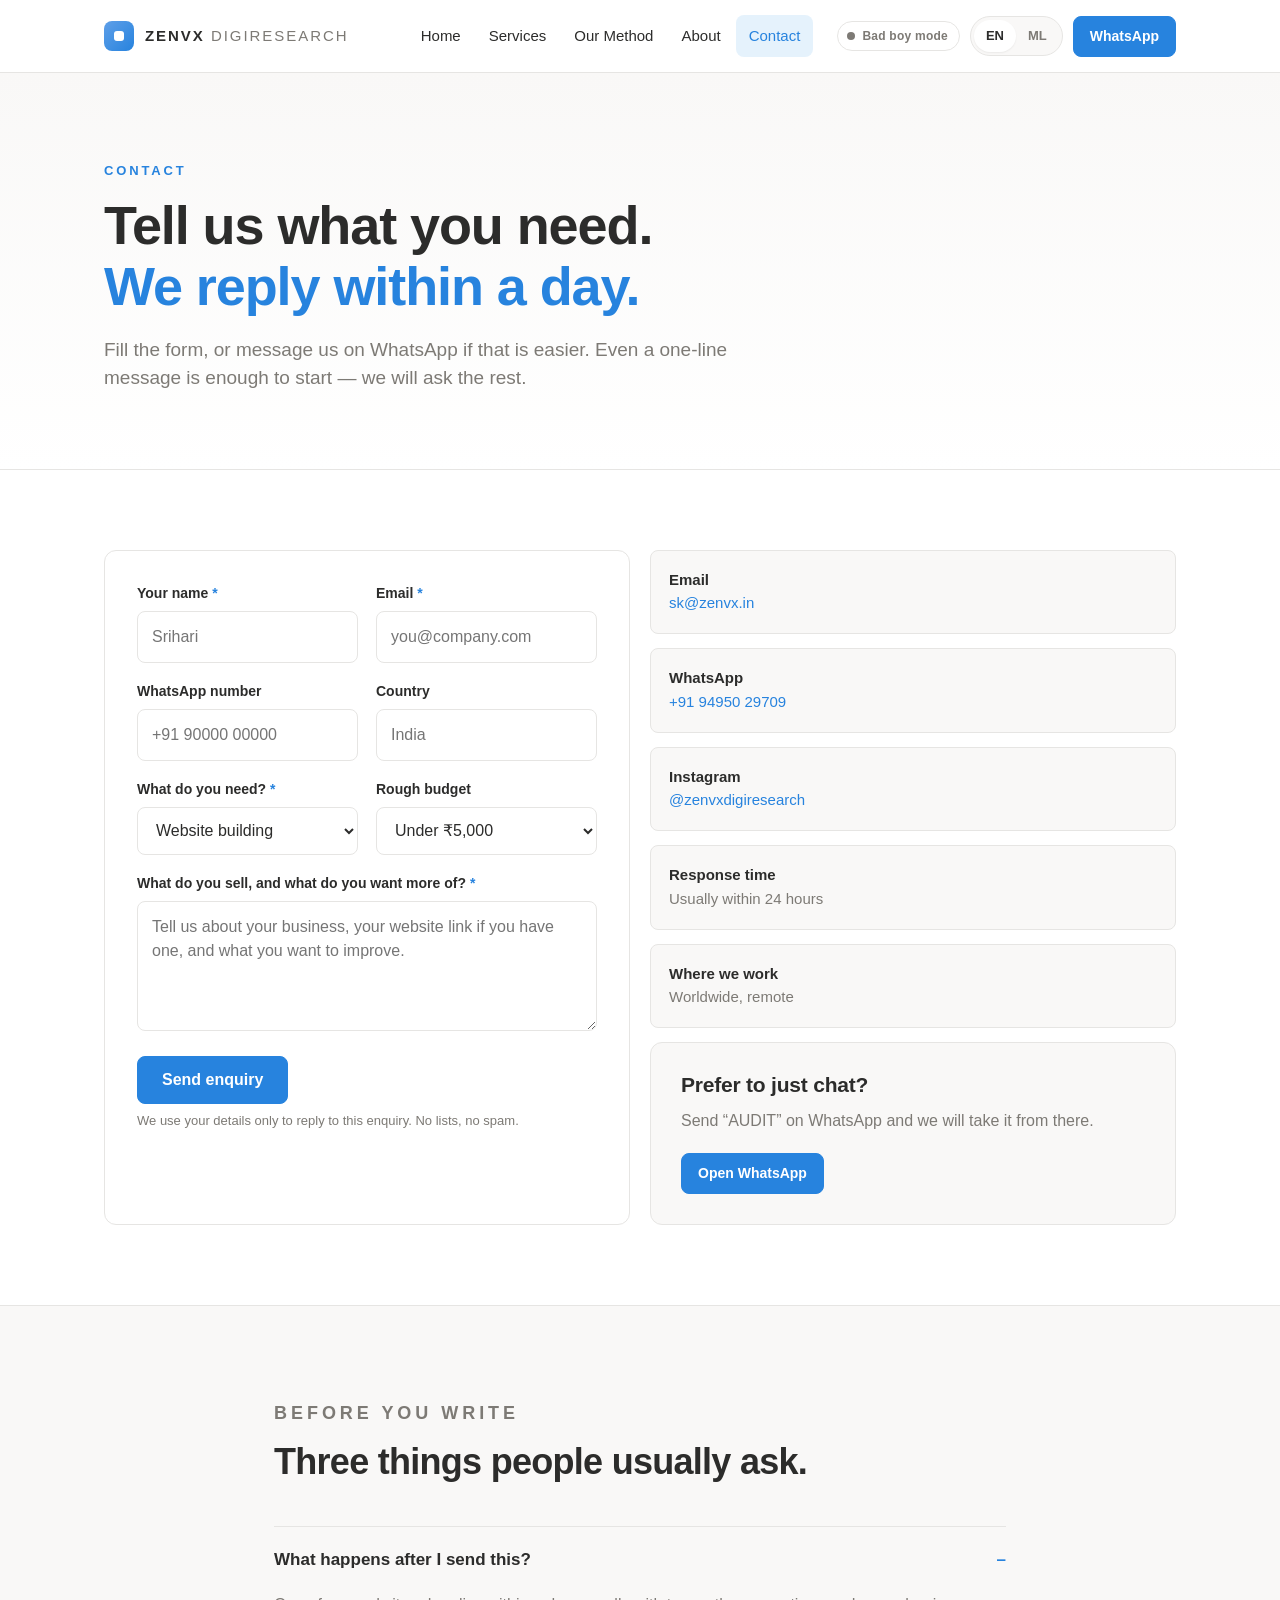
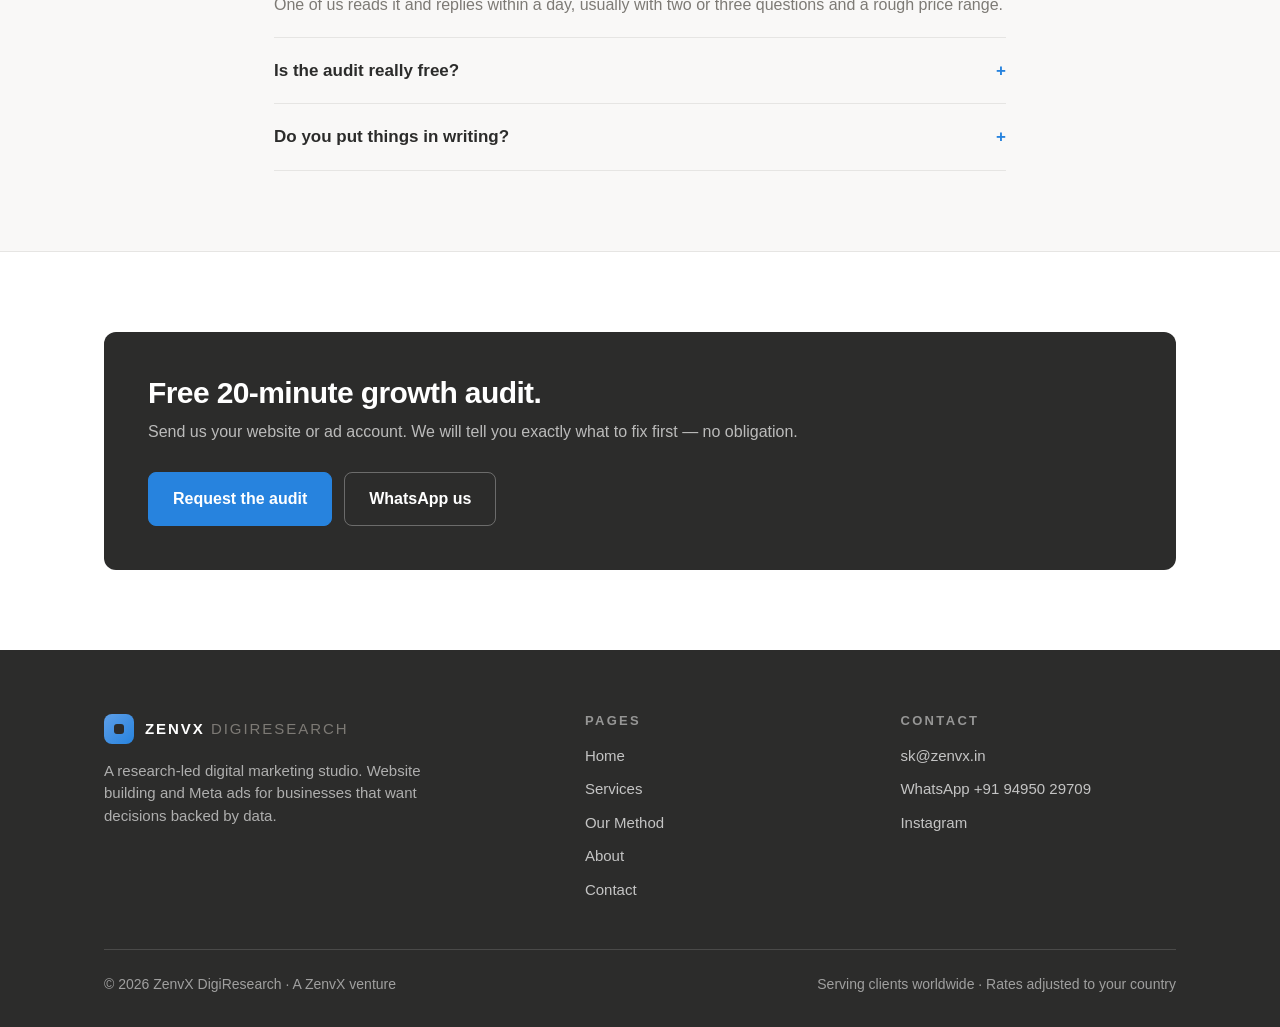
<file: contact.html>
<!doctype html>
<html lang="en" data-lang="en">
<head>
<meta charset="utf-8">
<meta name="viewport" content="width=device-width,initial-scale=1">
<title>Contact — ZenvX DigiResearch</title>
<meta name="description" content="Get a free 20-minute growth audit. Message us on WhatsApp, email sk@zenvx.in, or send the enquiry form.">
<link rel="canonical" href="https://digiresearch.zenvx.in/contact.html">
<meta property="og:title" content="Contact — ZenvX DigiResearch">
<meta property="og:description" content="Get a free 20-minute growth audit. Message us on WhatsApp, email sk@zenvx.in, or send the enquiry form.">
<meta property="og:url" content="https://digiresearch.zenvx.in/contact.html">
<meta property="og:type" content="website">
<link rel="icon" href="assets/favicon.svg" type="image/svg+xml">
<link rel="preconnect" href="https://fonts.googleapis.com">
<link rel="preconnect" href="https://fonts.gstatic.com" crossorigin>
<link href="https://fonts.googleapis.com/css2?family=Noto+Sans+Malayalam:wght@400;600;700;800&display=swap" rel="stylesheet">
<link rel="stylesheet" href="css/styles.css">
<link rel="stylesheet" href="css/bad.css">
<script>try{var _f=localStorage.getItem('zenvx-face')||'good';document.documentElement.setAttribute('data-face',_f);}catch(e){document.documentElement.setAttribute('data-face','good');}</script>
</head>
<body data-title-en="Contact — ZenvX DigiResearch" data-title-ml="ബന്ധപ്പെടുക | ZenvX DigiResearch">
<div class="fx-bg" aria-hidden="true"><b></b><b></b><b></b></div>
<div class="fx-grain" aria-hidden="true"></div>
<div class="fx-prog" aria-hidden="true"></div>
<div class="fx-curtain" aria-hidden="true"></div>
<div class="fx-load" aria-hidden="true"><div class="fx-word">Zenv<em>X</em></div><div class="fx-pct">0</div><div class="fx-bar"></div></div>
<div class="fx-cur" aria-hidden="true"></div><div class="fx-dot" aria-hidden="true"></div>

<header class="hdr">
  <div class="container hdr-in">
    <a class="brand" href="index.html"><span class="mark"></span><span class="bn">ZenvX <em>DigiResearch</em></span></a>
    <nav class="nav" id="nav" aria-label="Main">
      <a href="index.html" data-en="Home" data-ml="ഹോം">Home</a>
      <a href="services.html" data-en="Services" data-ml="സേവനങ്ങൾ">Services</a>
      <a href="method.html" data-en="Our Method" data-ml="ഞങ്ങളുടെ രീതി">Our Method</a>
      <a href="about.html" data-en="About" data-ml="ഞങ്ങളെക്കുറിച്ച്">About</a>
      <a href="contact.html" aria-current="page" data-en="Contact" data-ml="ബന്ധപ്പെടുക">Contact</a>
    </nav>
    <div class="hdr-act">
      <button class="face" data-face-btn aria-pressed="false" title="Switch to the full motion experience"><i></i><span>Bad boy mode</span></button>
      <div class="lang" role="group" aria-label="Language">
        <button class="lang-btn" data-lang-btn="en" aria-pressed="true">EN</button>
        <button class="lang-btn" data-lang-btn="ml" aria-pressed="false">ML</button>
      </div>
      <a class="btn btn-sm" href="https://wa.me/919495029709?text=Hi%20ZenvX%20DigiResearch%2C%20I%20want%20to%20know%20more." target="_blank" rel="noopener" data-en="WhatsApp" data-ml="WhatsApp">WhatsApp</a>
      <button class="burger" id="burger" aria-label="Menu" aria-expanded="false" aria-controls="nav"><span></span><span></span><span></span></button>
    </div>
  </div>
</header>
<main>
<section class="hero"><div class="container"><p class="eyebrow" data-en="Contact" data-ml="ബന്ധപ്പെടുക">Contact</p><h1><span data-en="Tell us what you need." data-ml="എന്താണ് ആവശ്യം എന്ന് പറയൂ.">Tell us what you need.</span><br><span class="accent" data-en="We reply within a day." data-ml="ഒരു ദിവസത്തിനകം മറുപടി നൽകും.">We reply within a day.</span></h1><p class="lead" data-en="Fill the form, or message us on WhatsApp if that is easier. Even a one-line message is enough to start — we will ask the rest." data-ml="ഫോം പൂരിപ്പിക്കുക, അല്ലെങ്കിൽ WhatsApp-ൽ സന്ദേശം അയക്കുക. ഒരു വരി സന്ദേശം മതി, ബാക്കി ഞങ്ങൾ ചോദിച്ചറിയാം.">Fill the form, or message us on WhatsApp if that is easier. Even a one-line message is enough to start — we will ask the rest.</p></div></section>
<section class="sec"><div class="container"><div class="grid g2"><form class="form" id="contactForm"><input type="hidden" name="access_key" value="PASTE_YOUR_WEB3FORMS_ACCESS_KEY_HERE"><input type="hidden" name="subject" value="New enquiry from digiresearch.zenvx.in"><input type="hidden" name="from_name" value="ZenvX DigiResearch website"><input type="checkbox" name="botcheck" class="sr" tabindex="-1" aria-hidden="true"><div class="f2"><div class="field"><label for="name"><span data-en="Your name" data-ml="നിങ്ങളുടെ പേര്">Your name</span> <span class="req">*</span></label><input id="name" name="name" type="text" required autocomplete="name" data-ph-en="Srihari" data-ph-ml="ശ്രീഹരി" placeholder="Srihari"></div><div class="field"><label for="email"><span data-en="Email" data-ml="ഇമെയിൽ">Email</span> <span class="req">*</span></label><input id="email" name="email" type="email" required autocomplete="email" data-ph-en="you@company.com" data-ph-ml="you@company.com" placeholder="you@company.com"></div></div><div class="f2"><div class="field"><label for="whatsapp"><span data-en="WhatsApp number" data-ml="WhatsApp നമ്പർ">WhatsApp number</span></label><input id="whatsapp" name="whatsapp" type="tel" autocomplete="tel" data-ph-en="+91 90000 00000" data-ph-ml="+91 90000 00000" placeholder="+91 90000 00000"></div><div class="field"><label for="country"><span data-en="Country" data-ml="രാജ്യം">Country</span></label><input id="country" name="country" type="text" autocomplete="country-name" data-ph-en="India" data-ph-ml="ഇന്ത്യ" placeholder="India"></div></div><div class="f2"><div class="field"><label for="service"><span data-en="What do you need?" data-ml="എന്താണ് ആവശ്യം?">What do you need?</span> <span class="req">*</span></label><select id="service" name="service" required><option value="Website building" data-en="Website building" data-ml="വെബ്സൈറ്റ് നിർമ്മാണം">Website building</option><option value="Meta ads" data-en="Meta ads" data-ml="Meta പരസ്യങ്ങൾ">Meta ads</option><option value="Both" data-en="Both" data-ml="രണ്ടും">Both</option><option value="Free audit first" data-en="Free audit first" data-ml="ആദ്യം സൗജന്യ ഓഡിറ്റ്">Free audit first</option><option value="Not sure yet" data-en="Not sure yet" data-ml="ഇനി തീരുമാനിച്ചിട്ടില്ല">Not sure yet</option></select></div><div class="field"><label for="budget"><span data-en="Rough budget" data-ml="ഏകദേശ ബജറ്റ്">Rough budget</span></label><select id="budget" name="budget"><option value="Under ₹5,000" data-en="Under ₹5,000" data-ml="₹5,000-ൽ താഴെ">Under ₹5,000</option><option value="₹5,000 – ₹15,000" data-en="₹5,000 – ₹15,000" data-ml="₹5,000 – ₹15,000">₹5,000 – ₹15,000</option><option value="₹15,000 – ₹50,000" data-en="₹15,000 – ₹50,000" data-ml="₹15,000 – ₹50,000">₹15,000 – ₹50,000</option><option value="₹50,000+" data-en="₹50,000+" data-ml="₹50,000+">₹50,000+</option><option value="Tell me what it should be" data-en="Tell me what it should be" data-ml="എത്രയെന്ന് നിങ്ങൾ പറയൂ">Tell me what it should be</option></select></div></div><div class="field"><label for="message"><span data-en="What do you sell, and what do you want more of?" data-ml="നിങ്ങൾ എന്ത് വിൽക്കുന്നു, എന്താണ് കൂടുതൽ വേണ്ടത്?">What do you sell, and what do you want more of?</span> <span class="req">*</span></label><textarea id="message" name="message" required data-ph-en="Tell us about your business, your website link if you have one, and what you want to improve." data-ph-ml="നിങ്ങളുടെ ബിസിനസ്, വെബ്സൈറ്റ് ലിങ്ക് (ഉണ്ടെങ്കിൽ), മെച്ചപ്പെടുത്തേണ്ടത് എന്തെന്ന് എഴുതൂ." placeholder="Tell us about your business, your website link if you have one, and what you want to improve."></textarea></div><button class="btn" type="submit" id="formSubmit" data-en="Send enquiry" data-ml="അന്വേഷണം അയക്കുക">Send enquiry</button><div class="status" id="formStatus" role="status" aria-live="polite"></div><p class="hint" data-en="We use your details only to reply to this enquiry. No lists, no spam." data-ml="ഈ അന്വേഷണത്തിന് മറുപടി നൽകാൻ മാത്രമാണ് നിങ്ങളുടെ വിവരങ്ങൾ ഉപയോഗിക്കുന്നത്. സ്പാം ഇല്ല.">We use your details only to reply to this enquiry. No lists, no spam.</p></form><div><div class="cl-item"><div><strong data-en="Email" data-ml="ഇമെയിൽ">Email</strong><span><a href="mailto:sk@zenvx.in" target="_blank" rel="noopener">sk@zenvx.in</a></span></div></div><div class="cl-item"><div><strong data-en="WhatsApp" data-ml="WhatsApp">WhatsApp</strong><span><a href="https://wa.me/919495029709" target="_blank" rel="noopener">+91 94950 29709</a></span></div></div><div class="cl-item"><div><strong data-en="Instagram" data-ml="Instagram">Instagram</strong><span><a href="https://www.instagram.com/zenvxdigiresearch/" target="_blank" rel="noopener">@zenvxdigiresearch</a></span></div></div><div class="cl-item"><div><strong data-en="Response time" data-ml="മറുപടി സമയം">Response time</strong><span>Usually within 24 hours</span></div></div><div class="cl-item"><div><strong data-en="Where we work" data-ml="പ്രവർത്തന മേഖല">Where we work</strong><span>Worldwide, remote</span></div></div><div class="card soft"><h3 data-en="Prefer to just chat?" data-ml="ചാറ്റ് ചെയ്യാനാണോ?">Prefer to just chat?</h3><p data-en="Send “AUDIT” on WhatsApp and we will take it from there." data-ml="WhatsApp-ൽ “AUDIT” അയക്കൂ, ബാക്കി ഞങ്ങൾ നോക്കാം.">Send “AUDIT” on WhatsApp and we will take it from there.</p><div class="btn-row" style="margin-top:20px"><a class="btn btn-sm" href="https://wa.me/919495029709?text=Hi%2C%20I%20want%20the%20free%20growth%20audit." target="_blank" rel="noopener" data-en="Open WhatsApp" data-ml="WhatsApp തുറക്കുക">Open WhatsApp</a></div></div></div></div></div></section>
<section class="sec sec-soft"><div class="container narrow"><div class="sec-head"><p class="eyebrow" data-en="Before you write" data-ml="എഴുതുന്നതിന് മുൻപ്">Before you write</p><h2 data-en="Three things people usually ask." data-ml="സാധാരണ ചോദിക്കുന്ന മൂന്ന് കാര്യങ്ങൾ.">Three things people usually ask.</h2></div><div class="faq"><details open><summary data-en="What happens after I send this?" data-ml="ഇത് അയച്ചാൽ എന്ത് സംഭവിക്കും?">What happens after I send this?</summary><div class="ans" data-en="One of us reads it and replies within a day, usually with two or three questions and a rough price range." data-ml="ഞങ്ങളിൽ ഒരാൾ അത് വായിച്ച് ഒരു ദിവസത്തിനകം മറുപടി നൽകും — സാധാരണയായി രണ്ടോ മൂന്നോ ചോദ്യങ്ങളും ഒരു ഏകദേശ വിലയും സഹിതം.">One of us reads it and replies within a day, usually with two or three questions and a rough price range.</div></details><details><summary data-en="Is the audit really free?" data-ml="ഓഡിറ്റ് യഥാർത്ഥത്തിൽ സൗജന്യമാണോ?">Is the audit really free?</summary><div class="ans" data-en="Yes. No card, no commitment. If we cannot help you, we will say so and point you somewhere better." data-ml="അതെ. കാർഡ് വേണ്ട, ബാധ്യതകളില്ല. സഹായിക്കാൻ കഴിയില്ലെങ്കിൽ അത് തുറന്നു പറയും.">Yes. No card, no commitment. If we cannot help you, we will say so and point you somewhere better.</div></details><details><summary data-en="Do you put things in writing?" data-ml="എല്ലാം രേഖാമൂലം തരുമോ?">Do you put things in writing?</summary><div class="ans" data-en="Always. Scope, price and timeline go to you in writing before any work starts. Terms and conditions apply." data-ml="എപ്പോഴും. ജോലി തുടങ്ങുന്നതിന് മുൻപ് പരിധി, വില, സമയക്രമം എന്നിവ രേഖാമൂലം നൽകും. നിബന്ധനകൾ ബാധകം.">Always. Scope, price and timeline go to you in writing before any work starts. Terms and conditions apply.</div></details></div></div></section>
<section class="sec">
  <div class="container">
    <div class="band">
      <div>
        <h2 data-en="Free 20-minute growth audit." data-ml="സൗജന്യ 20 മിനിറ്റ് ഗ്രോത്ത് ഓഡിറ്റ്.">Free 20-minute growth audit.</h2>
        <p data-en="Send us your website or ad account. We will tell you exactly what to fix first — no obligation." data-ml="നിങ്ങളുടെ വെബ്സൈറ്റോ പരസ്യ അക്കൗണ്ടോ അയക്കുക. ആദ്യം എന്ത് പരിഹരിക്കണമെന്ന് കൃത്യമായി പറയാം — യാതൊരു ബാധ്യതയുമില്ല.">Send us your website or ad account. We will tell you exactly what to fix first — no obligation.</p>
      </div>
      <div class="btn-row">
        <a class="btn" href="contact.html" data-en="Request the audit" data-ml="ഓഡിറ്റ് അഭ്യർഥിക്കുക">Request the audit</a>
        <a class="btn btn-ghost" href="https://wa.me/919495029709?text=Hi%2C%20I%20want%20the%20free%20growth%20audit." target="_blank" rel="noopener" data-en="WhatsApp us" data-ml="WhatsApp ചെയ്യുക">WhatsApp us</a>
      </div>
    </div>
  </div>
</section>
</main>

<footer class="ftr">
  <div class="container">
    <div class="ftr-top">
      <div>
        <a class="brand" href="index.html"><span class="mark"></span><span class="bn">ZenvX <em>DigiResearch</em></span></a>
        <p class="fdesc" data-en="A research-led digital marketing studio. Website building and Meta ads for businesses that want decisions backed by data." data-ml="റിസർച്ച് അടിസ്ഥാനമാക്കിയ ഡിജിറ്റൽ മാർക്കറ്റിംഗ് സ്റ്റുഡിയോ. ഡാറ്റ അടിസ്ഥാനമാക്കിയ തീരുമാനങ്ങൾ ആഗ്രഹിക്കുന്ന ബിസിനസുകൾക്ക് വെബ്സൈറ്റ് നിർമ്മാണവും Meta ads-ഉം.">A research-led digital marketing studio. Website building and Meta ads for businesses that want decisions backed by data.</p>
      </div>
      <div>
        <h4 data-en="Pages" data-ml="പേജുകൾ">Pages</h4>
        <ul>
          <li><a href="index.html" data-en="Home" data-ml="ഹോം">Home</a></li>
          <li><a href="services.html" data-en="Services" data-ml="സേവനങ്ങൾ">Services</a></li>
          <li><a href="method.html" data-en="Our Method" data-ml="ഞങ്ങളുടെ രീതി">Our Method</a></li>
          <li><a href="about.html" data-en="About" data-ml="ഞങ്ങളെക്കുറിച്ച്">About</a></li>
          <li><a href="contact.html" data-en="Contact" data-ml="ബന്ധപ്പെടുക">Contact</a></li>
        </ul>
      </div>
      <div>
        <h4 data-en="Contact" data-ml="ബന്ധപ്പെടുക">Contact</h4>
        <ul>
          <li><a href="mailto:sk@zenvx.in">sk@zenvx.in</a></li>
          <li><a href="https://wa.me/919495029709" target="_blank" rel="noopener">WhatsApp +91 94950 29709</a></li>
          <li><a href="https://www.instagram.com/zenvxdigiresearch/" target="_blank" rel="noopener">Instagram</a></li>
        </ul>
      </div>
    </div>
    <div class="ftr-bot">
      <span data-en="© 2026 ZenvX DigiResearch · A ZenvX venture" data-ml="© 2026 ZenvX DigiResearch · ഒരു ZenvX സംരംഭം">© 2026 ZenvX DigiResearch · A ZenvX venture</span>
      <span data-en="Serving clients worldwide · Rates adjusted to your country" data-ml="ലോകമെമ്പാടുമുള്ള ക്ലയന്റുകൾക്ക് സേവനം · നിരക്കുകൾ നിങ്ങളുടെ രാജ്യത്തിന് അനുസരിച്ച്">Serving clients worldwide · Rates adjusted to your country</span>
    </div>
  </div>
</footer>

<a class="wa-float" href="https://wa.me/919495029709?text=Hi%20ZenvX%20DigiResearch%2C%20I%20want%20to%20know%20more." target="_blank" rel="noopener" aria-label="Chat on WhatsApp">
  <svg viewBox="0 0 24 24" aria-hidden="true"><path d="M12.04 2C6.58 2 2.13 6.45 2.13 11.91c0 1.75.46 3.45 1.32 4.95L2 22l5.25-1.38c1.45.79 3.08 1.21 4.79 1.21 5.46 0 9.91-4.45 9.91-9.91C21.95 6.45 17.5 2 12.04 2m0 18.15c-1.53 0-3.03-.41-4.34-1.19l-.31-.18-3.12.82.83-3.04-.2-.32a8.2 8.2 0 0 1-1.26-4.35c0-4.54 3.7-8.23 8.24-8.23 4.54 0 8.23 3.69 8.23 8.23 0 4.54-3.69 8.26-8.07 8.26m4.52-6.16c-.25-.12-1.47-.72-1.7-.8-.23-.09-.4-.13-.56.13-.17.25-.66.8-.81.97-.15.16-.3.18-.55.06-.25-.13-1.05-.39-2-1.23-.74-.66-1.23-1.47-1.38-1.72-.15-.25-.02-.39.11-.51.11-.11.25-.3.37-.44.13-.15.17-.25.25-.42.08-.17.04-.31-.02-.44-.06-.12-.55-1.34-.76-1.83-.2-.48-.4-.42-.55-.43h-.47c-.16 0-.42.06-.64.31-.22.25-.84.82-.84 2 0 1.18.86 2.32.98 2.48.12.17 1.69 2.58 4.1 3.62.57.25 1.02.39 1.37.5.58.18 1.1.16 1.52.1.46-.07 1.47-.6 1.68-1.18.21-.58.21-1.08.15-1.18-.06-.11-.23-.17-.48-.29"/></svg>
</a>

<script src="js/main.js"></script>
<script src="js/bad.js"></script>
</body>
</html>
</file>
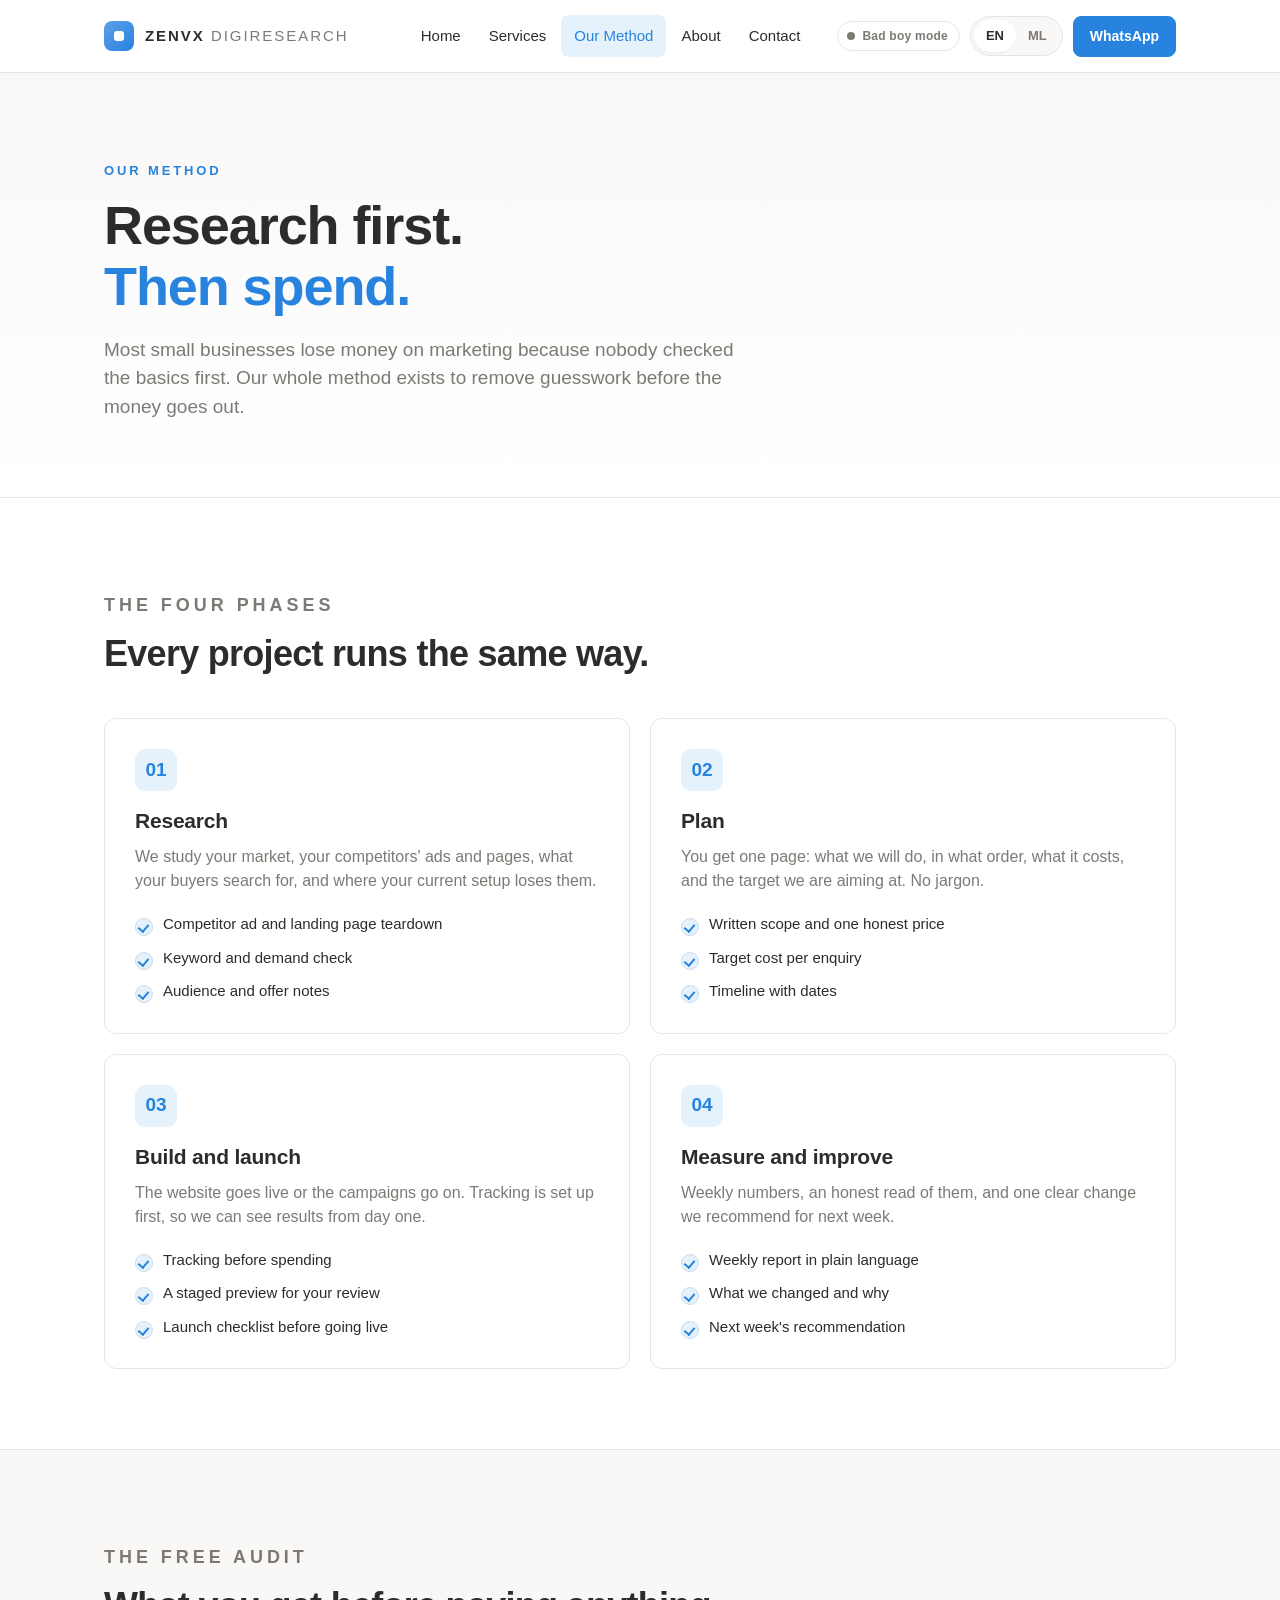
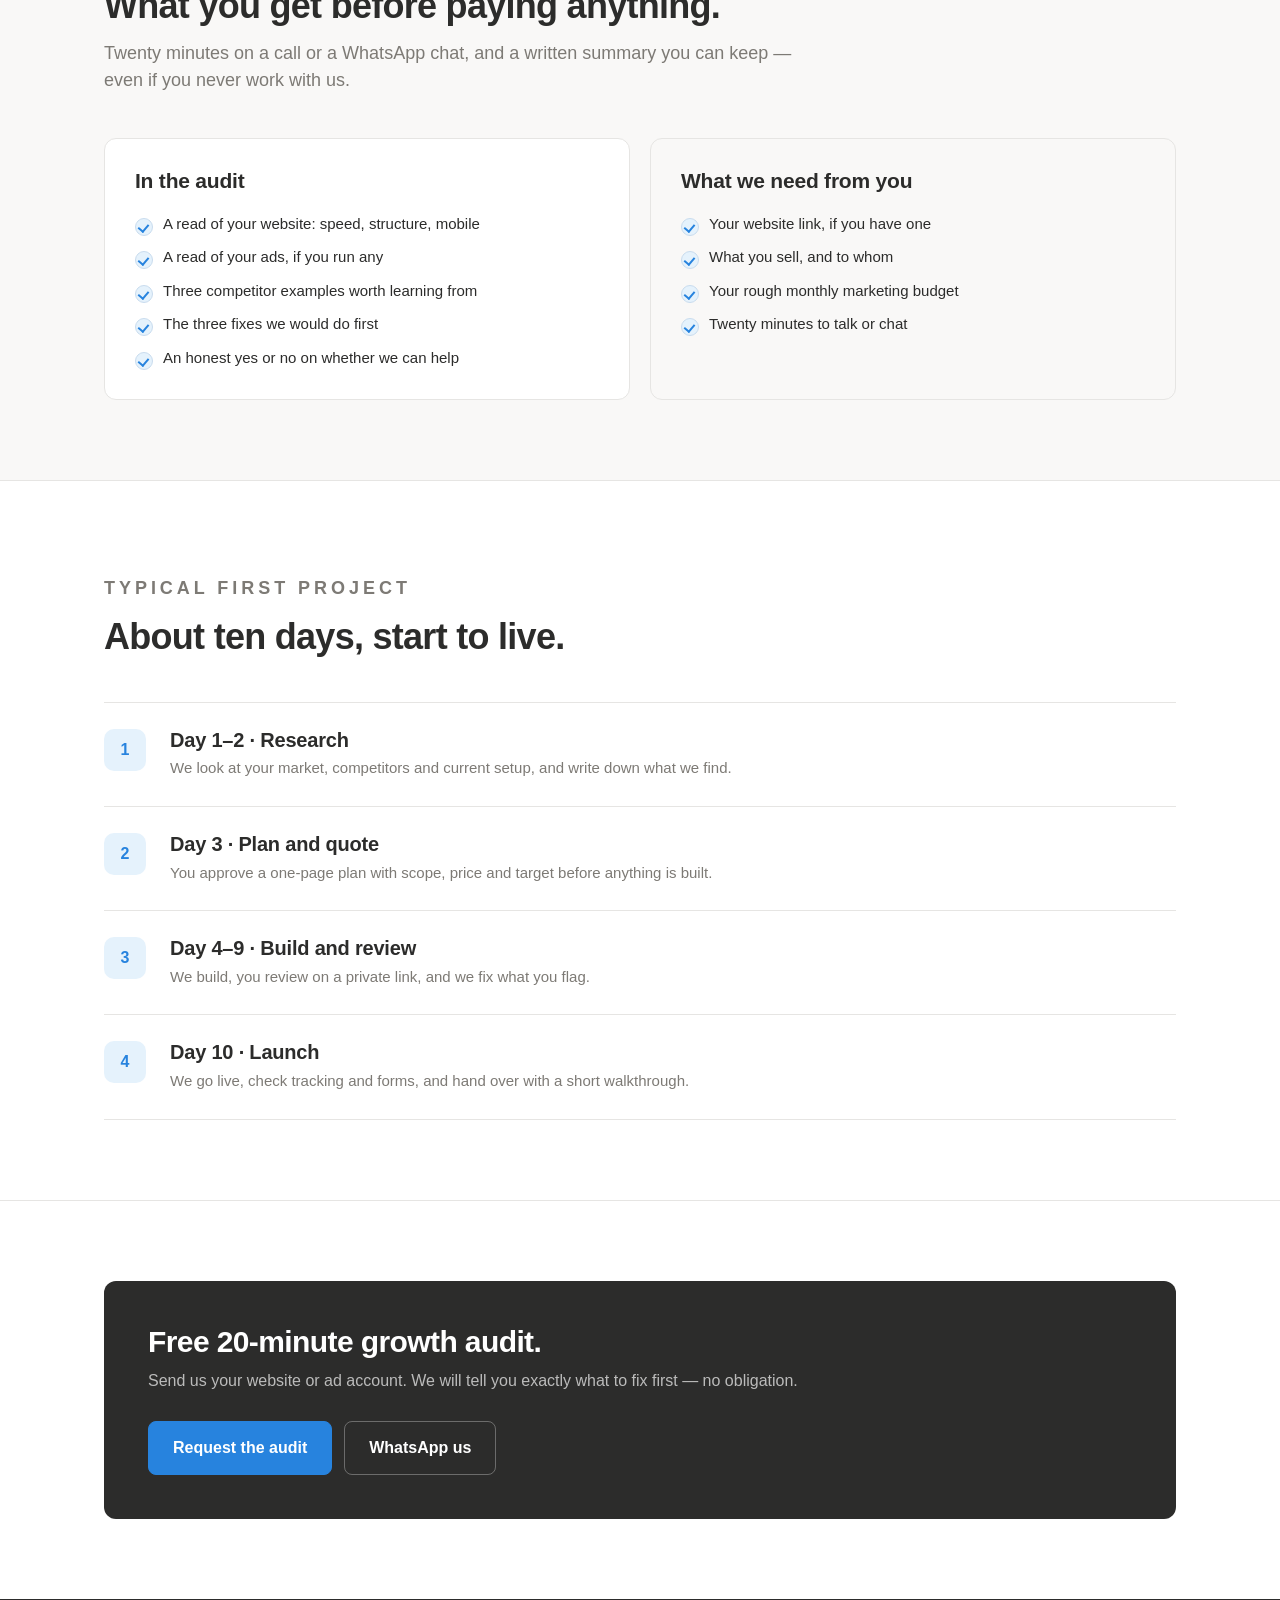
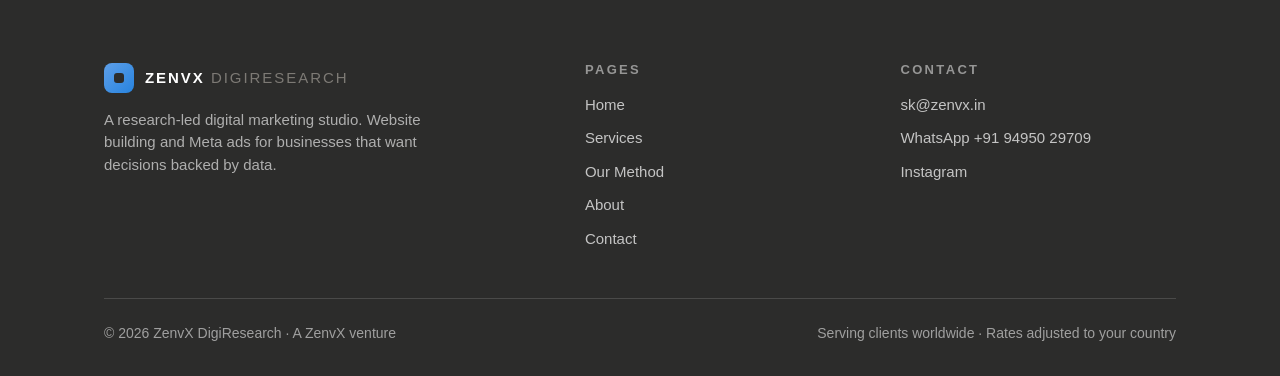
<file: method.html>
<!doctype html>
<html lang="en" data-lang="en">
<head>
<meta charset="utf-8">
<meta name="viewport" content="width=device-width,initial-scale=1">
<title>Our Method — Research first | ZenvX DigiResearch</title>
<meta name="description" content="How we work: research, plan, build and launch, then measure and improve. Includes what you get in the free growth audit.">
<link rel="canonical" href="https://digiresearch.zenvx.in/method.html">
<meta property="og:title" content="Our Method — Research first | ZenvX DigiResearch">
<meta property="og:description" content="How we work: research, plan, build and launch, then measure and improve. Includes what you get in the free growth audit.">
<meta property="og:url" content="https://digiresearch.zenvx.in/method.html">
<meta property="og:type" content="website">
<link rel="icon" href="assets/favicon.svg" type="image/svg+xml">
<link rel="preconnect" href="https://fonts.googleapis.com">
<link rel="preconnect" href="https://fonts.gstatic.com" crossorigin>
<link href="https://fonts.googleapis.com/css2?family=Noto+Sans+Malayalam:wght@400;600;700;800&display=swap" rel="stylesheet">
<link rel="stylesheet" href="css/styles.css">
<link rel="stylesheet" href="css/bad.css">
<script>try{var _f=localStorage.getItem('zenvx-face')||'good';document.documentElement.setAttribute('data-face',_f);}catch(e){document.documentElement.setAttribute('data-face','good');}</script>
</head>
<body data-title-en="Our Method — Research first | ZenvX DigiResearch" data-title-ml="ഞങ്ങളുടെ രീതി | ZenvX DigiResearch">
<div class="fx-bg" aria-hidden="true"><b></b><b></b><b></b></div>
<div class="fx-grain" aria-hidden="true"></div>
<div class="fx-prog" aria-hidden="true"></div>
<div class="fx-curtain" aria-hidden="true"></div>
<div class="fx-load" aria-hidden="true"><div class="fx-word">Zenv<em>X</em></div><div class="fx-pct">0</div><div class="fx-bar"></div></div>
<div class="fx-cur" aria-hidden="true"></div><div class="fx-dot" aria-hidden="true"></div>

<header class="hdr">
  <div class="container hdr-in">
    <a class="brand" href="index.html"><span class="mark"></span><span class="bn">ZenvX <em>DigiResearch</em></span></a>
    <nav class="nav" id="nav" aria-label="Main">
      <a href="index.html" data-en="Home" data-ml="ഹോം">Home</a>
      <a href="services.html" data-en="Services" data-ml="സേവനങ്ങൾ">Services</a>
      <a href="method.html" aria-current="page" data-en="Our Method" data-ml="ഞങ്ങളുടെ രീതി">Our Method</a>
      <a href="about.html" data-en="About" data-ml="ഞങ്ങളെക്കുറിച്ച്">About</a>
      <a href="contact.html" data-en="Contact" data-ml="ബന്ധപ്പെടുക">Contact</a>
    </nav>
    <div class="hdr-act">
      <button class="face" data-face-btn aria-pressed="false" title="Switch to the full motion experience"><i></i><span>Bad boy mode</span></button>
      <div class="lang" role="group" aria-label="Language">
        <button class="lang-btn" data-lang-btn="en" aria-pressed="true">EN</button>
        <button class="lang-btn" data-lang-btn="ml" aria-pressed="false">ML</button>
      </div>
      <a class="btn btn-sm" href="https://wa.me/919495029709?text=Hi%20ZenvX%20DigiResearch%2C%20I%20want%20to%20know%20more." target="_blank" rel="noopener" data-en="WhatsApp" data-ml="WhatsApp">WhatsApp</a>
      <button class="burger" id="burger" aria-label="Menu" aria-expanded="false" aria-controls="nav"><span></span><span></span><span></span></button>
    </div>
  </div>
</header>
<main>
<section class="hero"><div class="container"><p class="eyebrow" data-en="Our Method" data-ml="ഞങ്ങളുടെ രീതി">Our Method</p><h1><span data-en="Research first." data-ml="ആദ്യം റിസർച്ച്.">Research first.</span><br><span class="accent" data-en="Then spend." data-ml="പിന്നെ ചെലവ്.">Then spend.</span></h1><p class="lead" data-en="Most small businesses lose money on marketing because nobody checked the basics first. Our whole method exists to remove guesswork before the money goes out." data-ml="മിക്ക ചെറുകിട ബിസിനസുകളും മാർക്കറ്റിംഗിൽ പണം നഷ്ടപ്പെടുന്നത് അടിസ്ഥാന കാര്യങ്ങൾ ആരും മുൻകൂടി പരിശോധിക്കാത്തതുകൊണ്ടാണ്. പണം പുറത്തുപോകുന്നതിന് മുൻപ് ഊഹങ്ങൾ ഒഴിവാക്കാനാണ് ഞങ്ങളുടെ രീതി.">Most small businesses lose money on marketing because nobody checked the basics first. Our whole method exists to remove guesswork before the money goes out.</p></div></section>
<section class="sec"><div class="container"><div class="sec-head"><p class="eyebrow" data-en="The four phases" data-ml="നാല് ഘട്ടങ്ങൾ">The four phases</p><h2 data-en="Every project runs the same way." data-ml="എല്ലാ പ്രോജക്ടും ഒരേ രീതിയിൽ.">Every project runs the same way.</h2></div><div class="grid g2"><div class="card"><div class="ico">01</div><h3 data-en="Research" data-ml="റിസർച്ച്">Research</h3><p data-en="We study your market, your competitors' ads and pages, what your buyers search for, and where your current setup loses them." data-ml="നിങ്ങളുടെ മാർക്കറ്റ്, എതിരാളികളുടെ പരസ്യങ്ങളും പേജുകളും, ഉപഭോക്താക്കൾ തിരയുന്നത്, നിലവിലെ സെറ്റപ്പിൽ അവരെ നഷ്ടപ്പെടുന്ന ഇടം — ഇവയെല്ലാം പഠിക്കുന്നു.">We study your market, your competitors' ads and pages, what your buyers search for, and where your current setup loses them.</p><ul class="check"><li data-en="Competitor ad and landing page teardown" data-ml="എതിരാളികളുടെ പരസ്യ, ലാൻഡിംഗ് പേജ് വിശകലനം">Competitor ad and landing page teardown</li><li data-en="Keyword and demand check" data-ml="കീവേർഡ്, ഡിമാന്ഡ് പരിശോധന">Keyword and demand check</li><li data-en="Audience and offer notes" data-ml="ഓഡിയൻസ്, ഓഫർ കുറിപ്പുകൾ">Audience and offer notes</li></ul></div><div class="card"><div class="ico">02</div><h3 data-en="Plan" data-ml="പ്ലാൻ">Plan</h3><p data-en="You get one page: what we will do, in what order, what it costs, and the target we are aiming at. No jargon." data-ml="നിങ്ങൾക്ക് ഒരു പേജ് ലഭിക്കും: എന്ത് ചെയ്യും, ഏത് ക്രമത്തിൽ, എന്ത് ചെലവിൽ, എന്ത് ലക്ഷ്യത്തോടെ. സങ്കീർണ്ണ പദങ്ങളില്ല.">You get one page: what we will do, in what order, what it costs, and the target we are aiming at. No jargon.</p><ul class="check"><li data-en="Written scope and one honest price" data-ml="രേഖാമൂലം പരിധിയും ഒരിക്കൽ പറയുന്ന നിരക്കും">Written scope and one honest price</li><li data-en="Target cost per enquiry" data-ml="ഒരു എൻക്വയറിക്കുള്ള ലക്ഷ്യ ചെലവ്">Target cost per enquiry</li><li data-en="Timeline with dates" data-ml="തിയതികളോടുകൂടിയ സമയക്രമം">Timeline with dates</li></ul></div><div class="card"><div class="ico">03</div><h3 data-en="Build and launch" data-ml="നിർമ്മാണവും ലോഞ്ചും">Build and launch</h3><p data-en="The website goes live or the campaigns go on. Tracking is set up first, so we can see results from day one." data-ml="വെബ്സൈറ്റ് ലൈവ് ആകുന്നു അല്ലെങ്കിൽ കാമ്പെയ്‌നുകൾ ആരംഭിക്കുന്നു. ആദ്യം ട്രാക്കിംഗ് സെറ്റ് ചെയ്യുന്നതിനാൽ ഒന്നാം ദിവസം മുതൽ ഫലം കാണാം.">The website goes live or the campaigns go on. Tracking is set up first, so we can see results from day one.</p><ul class="check"><li data-en="Tracking before spending" data-ml="ചെലവാക്കുന്നതിന് മുൻപ് ട്രാക്കിംഗ്">Tracking before spending</li><li data-en="A staged preview for your review" data-ml="നിങ്ങളുടെ റിവ്യൂവിനായി പ്രിവ്യൂ ലിങ്ക്">A staged preview for your review</li><li data-en="Launch checklist before going live" data-ml="ലൈവാകുന്നതിന് മുൻപ് ലോഞ്ച് ചെക്ക്ലിസ്റ്റ്">Launch checklist before going live</li></ul></div><div class="card"><div class="ico">04</div><h3 data-en="Measure and improve" data-ml="അളക്കലും മെച്ചപ്പെടുത്തലും">Measure and improve</h3><p data-en="Weekly numbers, an honest read of them, and one clear change we recommend for next week." data-ml="ആഴ്ചതോറും കണക്കുകൾ, അവയുടെ സത്യസന്ധമായ വിശകലനം, അടുത്ത ആഴ്ചയ്ക്കായി ഞങ്ങൾ നിർദ്ദേശിക്കുന്ന ഒരു വ്യക്തമായ മാറ്റം.">Weekly numbers, an honest read of them, and one clear change we recommend for next week.</p><ul class="check"><li data-en="Weekly report in plain language" data-ml="ലളിതമായ ഭാഷയിൽ ആഴ്ചറിപ്പോർട്ട്">Weekly report in plain language</li><li data-en="What we changed and why" data-ml="എന്ത് മാറ്റി, എന്തിന്">What we changed and why</li><li data-en="Next week's recommendation" data-ml="അടുത്ത ആഴ്ചയ്ക്കുള്ള നിർദ്ദേശം">Next week's recommendation</li></ul></div></div></div></section>
<section class="sec sec-soft"><div class="container"><div class="sec-head"><p class="eyebrow" data-en="The free audit" data-ml="സൗജന്യ ഓഡിറ്റ്">The free audit</p><h2 data-en="What you get before paying anything." data-ml="പണം നൽകുന്നതിന് മുൻപ് ലഭിക്കുന്നത്.">What you get before paying anything.</h2><p data-en="Twenty minutes on a call or a WhatsApp chat, and a written summary you can keep — even if you never work with us." data-ml="ഒരു കോളിലോ WhatsApp ചാറ്റിലോ 20 മിനിറ്റ്, കൂടെ സൂക്ഷിക്കാവുന്ന ഒരു റിപ്പോർട്ട് — നിങ്ങൾ ഞങ്ങളുമായി പ്രവർത്തിക്കില്ലെങ്കിലും.">Twenty minutes on a call or a WhatsApp chat, and a written summary you can keep — even if you never work with us.</p></div><div class="grid g2"><div class="card"><h3 data-en="In the audit" data-ml="ഓഡിറ്റിൽ ഉള്ളത്">In the audit</h3><ul class="check"><li data-en="A read of your website: speed, structure, mobile" data-ml="നിങ്ങളുടെ വെബ്സൈറ്റിന്റെ വിശകലനം: വേഗത, ഘടന, മൊബൈൽ">A read of your website: speed, structure, mobile</li><li data-en="A read of your ads, if you run any" data-ml="പരസ്യങ്ങൾ ഉണ്ടെങ്കിൽ അവയുടെ വിശകലനം">A read of your ads, if you run any</li><li data-en="Three competitor examples worth learning from" data-ml="പഠിക്കാൻ യോഗ്യമായ മൂന്ന് എതിരാളി ഉദാഹരണങ്ങൾ">Three competitor examples worth learning from</li><li data-en="The three fixes we would do first" data-ml="ഞങ്ങൾ ആദ്യം ചെയ്യുന്ന മൂന്ന് മാറ്റങ്ങൾ">The three fixes we would do first</li><li data-en="An honest yes or no on whether we can help" data-ml="ഞങ്ങൾക്ക് സഹായിക്കാനാകുമോ എന്ന് സത്യസന്ധമായ ഉത്തരം">An honest yes or no on whether we can help</li></ul></div><div class="card soft"><h3 data-en="What we need from you" data-ml="നിങ്ങളിൽ നിന്ന് വേണ്ടത്">What we need from you</h3><ul class="check"><li data-en="Your website link, if you have one" data-ml="വെബ്സൈറ്റ് ലിങ്ക്, ഉണ്ടെങ്കിൽ">Your website link, if you have one</li><li data-en="What you sell, and to whom" data-ml="നിങ്ങൾ എന്ത് വിൽക്കുന്നു, ആർക്ക്">What you sell, and to whom</li><li data-en="Your rough monthly marketing budget" data-ml="പ്രതിമാസ മാർക്കറ്റിംഗ് ബജറ്റ് (ഏകദേശ)">Your rough monthly marketing budget</li><li data-en="Twenty minutes to talk or chat" data-ml="സംസാരിക്കാൻ 20 മിനിറ്റ്">Twenty minutes to talk or chat</li></ul></div></div></div></section>
<section class="sec"><div class="container"><div class="sec-head"><p class="eyebrow" data-en="Typical first project" data-ml="സാധാരണ ആദ്യ പ്രോജക്ട്">Typical first project</p><h2 data-en="About ten days, start to live." data-ml="തുടക്കം മുതൽ ലൈവ് വരെ കരിക്കുന്ന 10 ദിവസം.">About ten days, start to live.</h2></div><div class="steps"><div class="step"><div class="step-n">1</div><div><h3 data-en="Day 1–2 · Research" data-ml="ദിവസം 1–2 · റിസർച്ച്">Day 1–2 · Research</h3><p data-en="We look at your market, competitors and current setup, and write down what we find." data-ml="മാർക്കറ്റ്, എതിരാളികൾ, നിലവിലെ സെറ്റപ്പ് എന്നിവ പഠിച്ച് കണ്ടെത്തലുകൾ എഴുതി നൽകുന്നു.">We look at your market, competitors and current setup, and write down what we find.</p></div></div><div class="step"><div class="step-n">2</div><div><h3 data-en="Day 3 · Plan and quote" data-ml="ദിവസം 3 · പ്ലാനും വിലയും">Day 3 · Plan and quote</h3><p data-en="You approve a one-page plan with scope, price and target before anything is built." data-ml="പരിധി, വില, ലക്ഷ്യം അടങ്ങിയ ഒറ്റ പേജ് പ്ലാൻ നിങ്ങൾ അനുമതിക്കുന്നത് വരെ നിർമ്മാണം തുടങ്ങില്ല.">You approve a one-page plan with scope, price and target before anything is built.</p></div></div><div class="step"><div class="step-n">3</div><div><h3 data-en="Day 4–9 · Build and review" data-ml="ദിവസം 4–9 · നിർമ്മാണവും റിവ്യൂവും">Day 4–9 · Build and review</h3><p data-en="We build, you review on a private link, and we fix what you flag." data-ml="ഞങ്ങൾ നിർമ്മിക്കുന്നു, ഓരു സ്വകാര്യ ലിങ്കിൽ നിങ്ങൾ റിവ്യൂ ചെയ്യുന്നു, നിങ്ങൾ പറയുന്നത് തിരുത്തുന്നു.">We build, you review on a private link, and we fix what you flag.</p></div></div><div class="step"><div class="step-n">4</div><div><h3 data-en="Day 10 · Launch" data-ml="ദിവസം 10 · ലോഞ്ച്">Day 10 · Launch</h3><p data-en="We go live, check tracking and forms, and hand over with a short walkthrough." data-ml="ലൈവ് ചെയ്യുന്നു, ട്രാക്കിംഗും ഫോമുകളും പരിശോധിക്കുന്നു, ചെറിയ വാക്ക്ത്രൂവിനോടെ കൈമാറുന്നു.">We go live, check tracking and forms, and hand over with a short walkthrough.</p></div></div></div></div></section>
<section class="sec">
  <div class="container">
    <div class="band">
      <div>
        <h2 data-en="Free 20-minute growth audit." data-ml="സൗജന്യ 20 മിനിറ്റ് ഗ്രോത്ത് ഓഡിറ്റ്.">Free 20-minute growth audit.</h2>
        <p data-en="Send us your website or ad account. We will tell you exactly what to fix first — no obligation." data-ml="നിങ്ങളുടെ വെബ്സൈറ്റോ പരസ്യ അക്കൗണ്ടോ അയക്കുക. ആദ്യം എന്ത് പരിഹരിക്കണമെന്ന് കൃത്യമായി പറയാം — യാതൊരു ബാധ്യതയുമില്ല.">Send us your website or ad account. We will tell you exactly what to fix first — no obligation.</p>
      </div>
      <div class="btn-row">
        <a class="btn" href="contact.html" data-en="Request the audit" data-ml="ഓഡിറ്റ് അഭ്യർഥിക്കുക">Request the audit</a>
        <a class="btn btn-ghost" href="https://wa.me/919495029709?text=Hi%2C%20I%20want%20the%20free%20growth%20audit." target="_blank" rel="noopener" data-en="WhatsApp us" data-ml="WhatsApp ചെയ്യുക">WhatsApp us</a>
      </div>
    </div>
  </div>
</section>
</main>

<footer class="ftr">
  <div class="container">
    <div class="ftr-top">
      <div>
        <a class="brand" href="index.html"><span class="mark"></span><span class="bn">ZenvX <em>DigiResearch</em></span></a>
        <p class="fdesc" data-en="A research-led digital marketing studio. Website building and Meta ads for businesses that want decisions backed by data." data-ml="റിസർച്ച് അടിസ്ഥാനമാക്കിയ ഡിജിറ്റൽ മാർക്കറ്റിംഗ് സ്റ്റുഡിയോ. ഡാറ്റ അടിസ്ഥാനമാക്കിയ തീരുമാനങ്ങൾ ആഗ്രഹിക്കുന്ന ബിസിനസുകൾക്ക് വെബ്സൈറ്റ് നിർമ്മാണവും Meta ads-ഉം.">A research-led digital marketing studio. Website building and Meta ads for businesses that want decisions backed by data.</p>
      </div>
      <div>
        <h4 data-en="Pages" data-ml="പേജുകൾ">Pages</h4>
        <ul>
          <li><a href="index.html" data-en="Home" data-ml="ഹോം">Home</a></li>
          <li><a href="services.html" data-en="Services" data-ml="സേവനങ്ങൾ">Services</a></li>
          <li><a href="method.html" data-en="Our Method" data-ml="ഞങ്ങളുടെ രീതി">Our Method</a></li>
          <li><a href="about.html" data-en="About" data-ml="ഞങ്ങളെക്കുറിച്ച്">About</a></li>
          <li><a href="contact.html" data-en="Contact" data-ml="ബന്ധപ്പെടുക">Contact</a></li>
        </ul>
      </div>
      <div>
        <h4 data-en="Contact" data-ml="ബന്ധപ്പെടുക">Contact</h4>
        <ul>
          <li><a href="mailto:sk@zenvx.in">sk@zenvx.in</a></li>
          <li><a href="https://wa.me/919495029709" target="_blank" rel="noopener">WhatsApp +91 94950 29709</a></li>
          <li><a href="https://www.instagram.com/zenvxdigiresearch/" target="_blank" rel="noopener">Instagram</a></li>
        </ul>
      </div>
    </div>
    <div class="ftr-bot">
      <span data-en="© 2026 ZenvX DigiResearch · A ZenvX venture" data-ml="© 2026 ZenvX DigiResearch · ഒരു ZenvX സംരംഭം">© 2026 ZenvX DigiResearch · A ZenvX venture</span>
      <span data-en="Serving clients worldwide · Rates adjusted to your country" data-ml="ലോകമെമ്പാടുമുള്ള ക്ലയന്റുകൾക്ക് സേവനം · നിരക്കുകൾ നിങ്ങളുടെ രാജ്യത്തിന് അനുസരിച്ച്">Serving clients worldwide · Rates adjusted to your country</span>
    </div>
  </div>
</footer>

<a class="wa-float" href="https://wa.me/919495029709?text=Hi%20ZenvX%20DigiResearch%2C%20I%20want%20to%20know%20more." target="_blank" rel="noopener" aria-label="Chat on WhatsApp">
  <svg viewBox="0 0 24 24" aria-hidden="true"><path d="M12.04 2C6.58 2 2.13 6.45 2.13 11.91c0 1.75.46 3.45 1.32 4.95L2 22l5.25-1.38c1.45.79 3.08 1.21 4.79 1.21 5.46 0 9.91-4.45 9.91-9.91C21.95 6.45 17.5 2 12.04 2m0 18.15c-1.53 0-3.03-.41-4.34-1.19l-.31-.18-3.12.82.83-3.04-.2-.32a8.2 8.2 0 0 1-1.26-4.35c0-4.54 3.7-8.23 8.24-8.23 4.54 0 8.23 3.69 8.23 8.23 0 4.54-3.69 8.26-8.07 8.26m4.52-6.16c-.25-.12-1.47-.72-1.7-.8-.23-.09-.4-.13-.56.13-.17.25-.66.8-.81.97-.15.16-.3.18-.55.06-.25-.13-1.05-.39-2-1.23-.74-.66-1.23-1.47-1.38-1.72-.15-.25-.02-.39.11-.51.11-.11.25-.3.37-.44.13-.15.17-.25.25-.42.08-.17.04-.31-.02-.44-.06-.12-.55-1.34-.76-1.83-.2-.48-.4-.42-.55-.43h-.47c-.16 0-.42.06-.64.31-.22.25-.84.82-.84 2 0 1.18.86 2.32.98 2.48.12.17 1.69 2.58 4.1 3.62.57.25 1.02.39 1.37.5.58.18 1.1.16 1.52.1.46-.07 1.47-.6 1.68-1.18.21-.58.21-1.08.15-1.18-.06-.11-.23-.17-.48-.29"/></svg>
</a>

<script src="js/main.js"></script>
<script src="js/bad.js"></script>
</body>
</html>
</file>
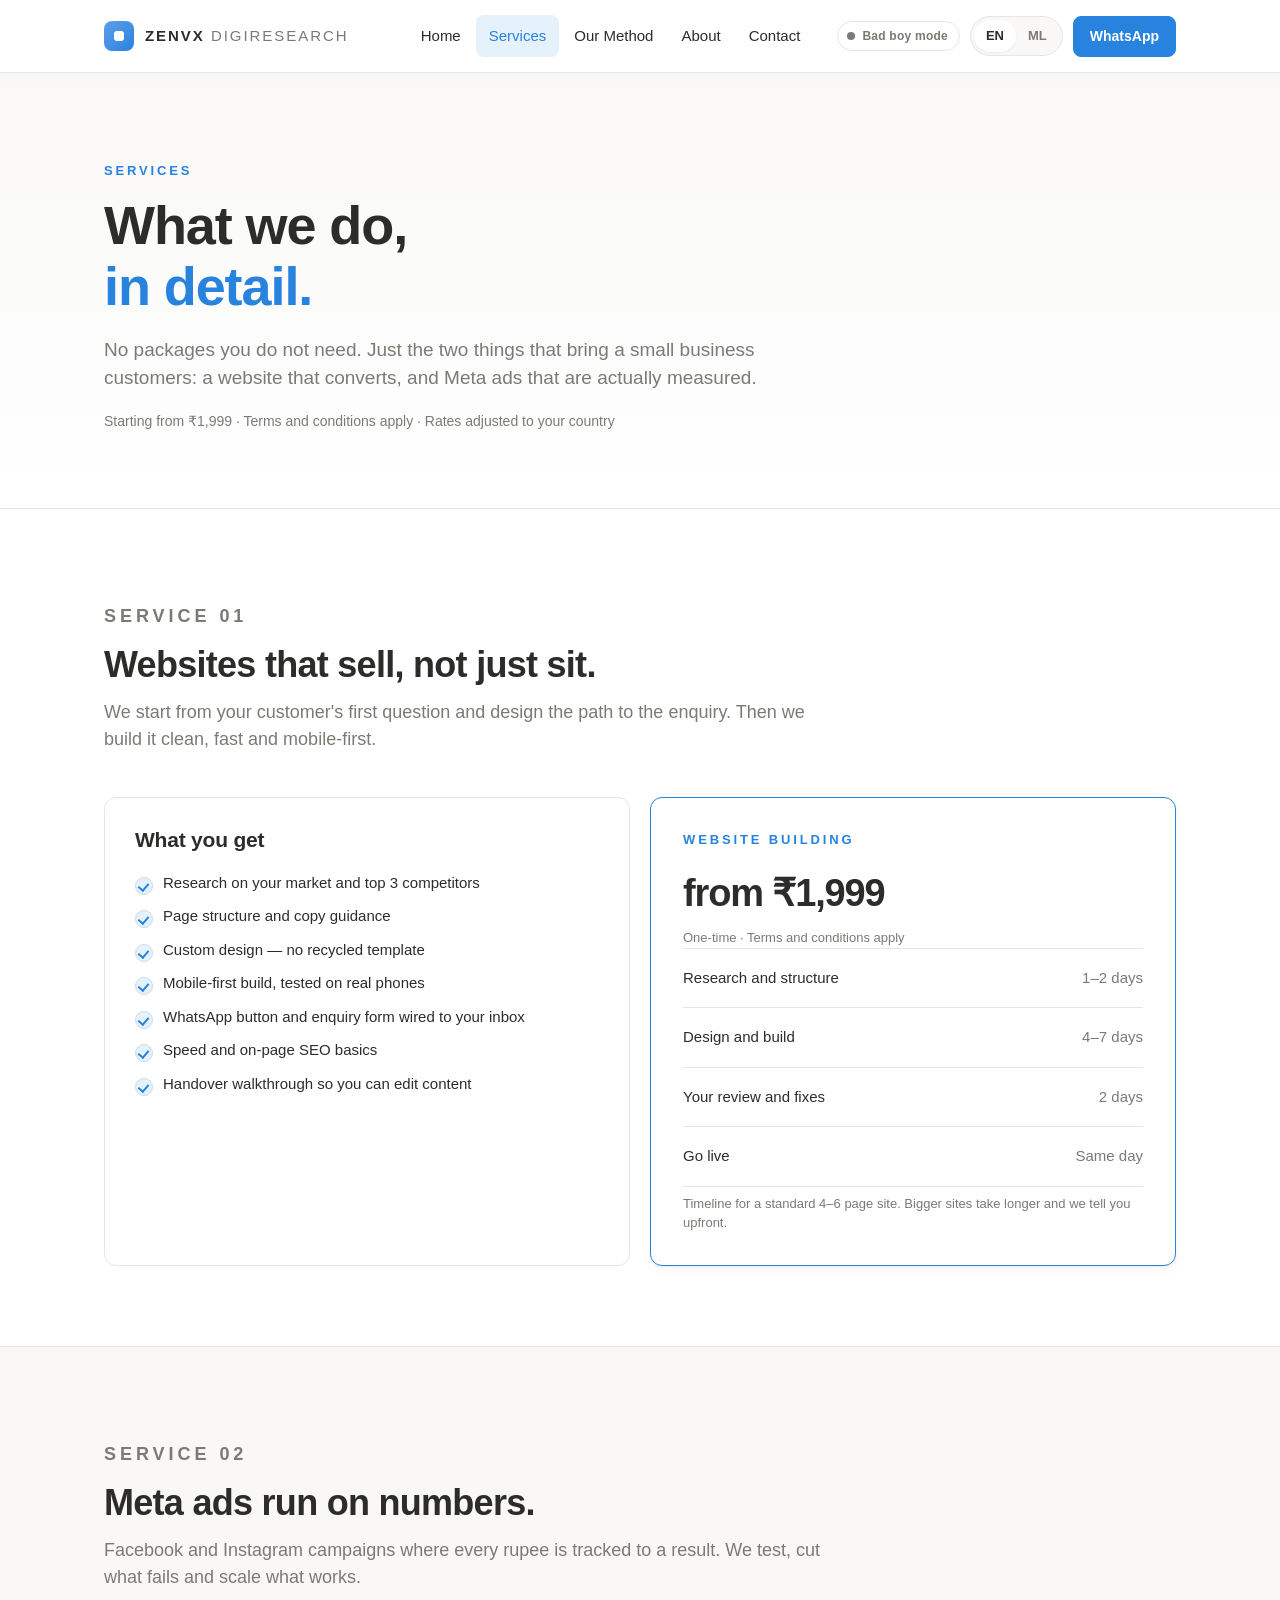
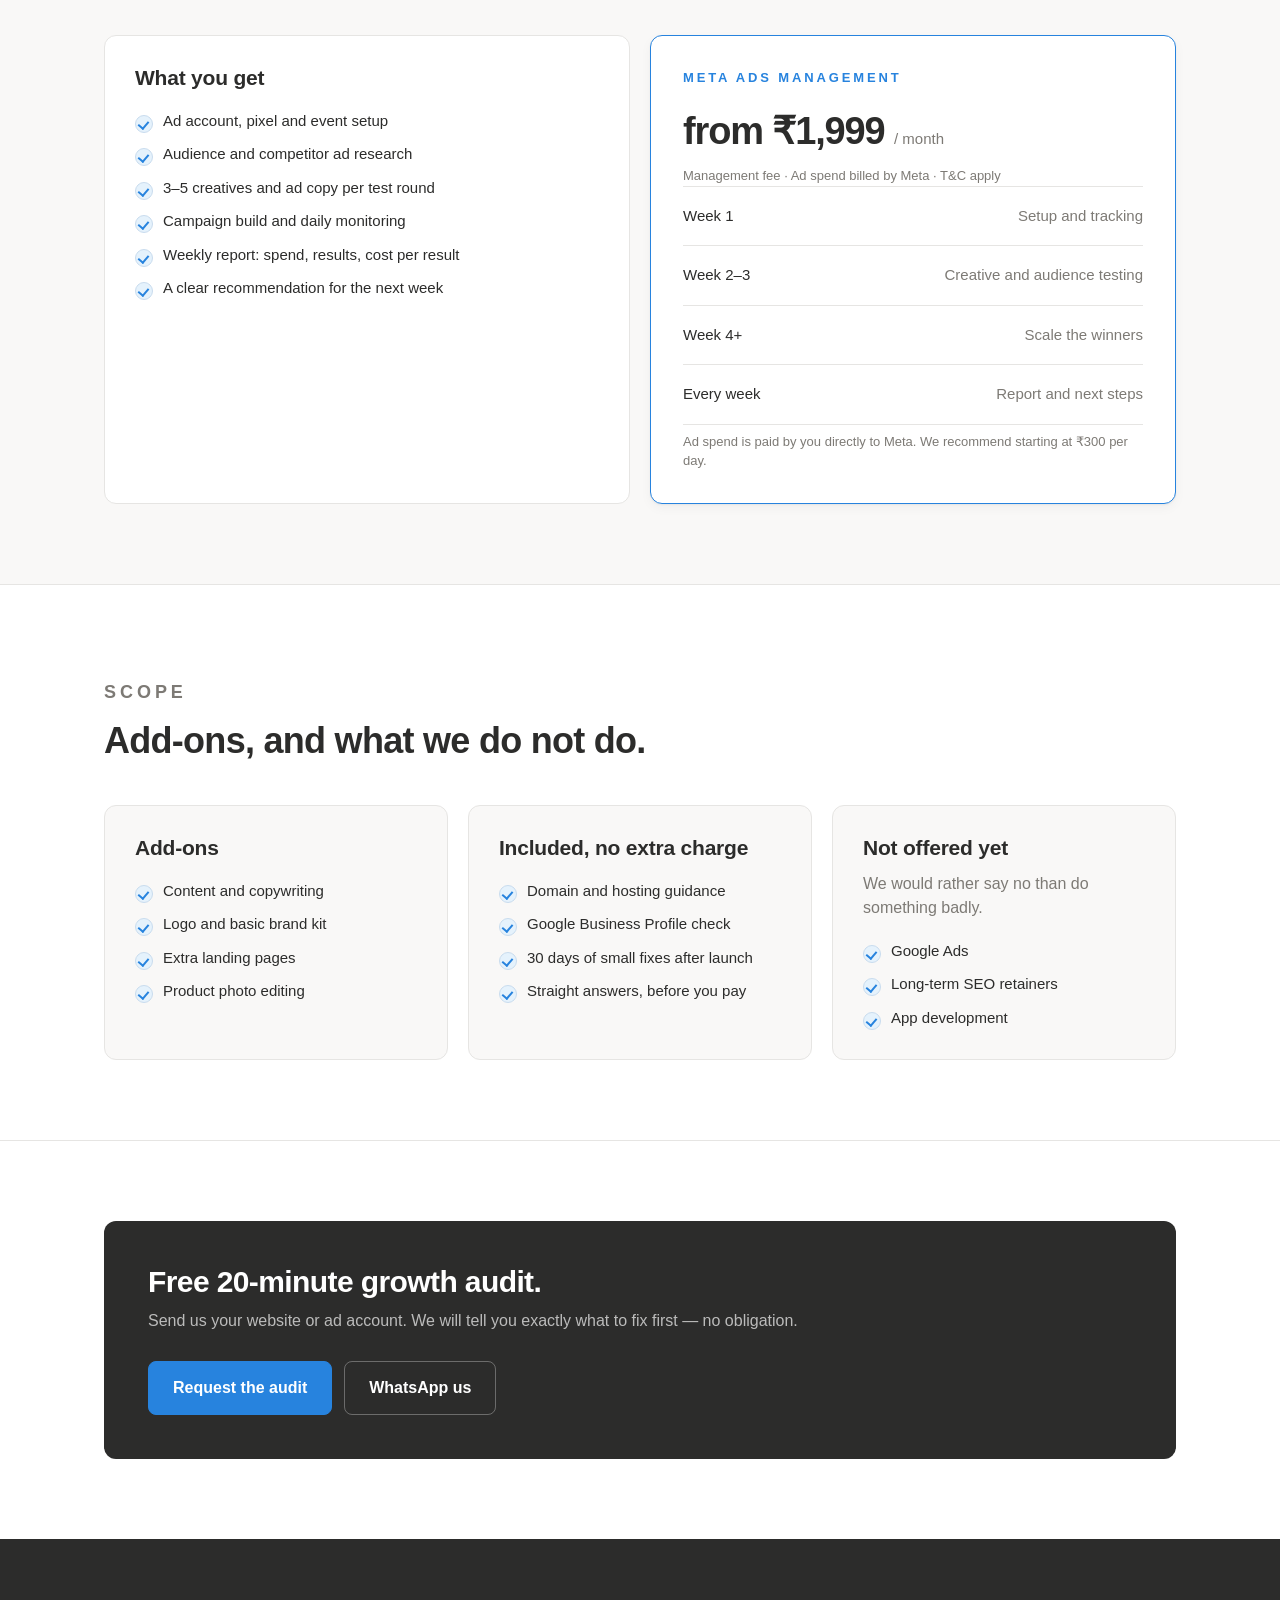
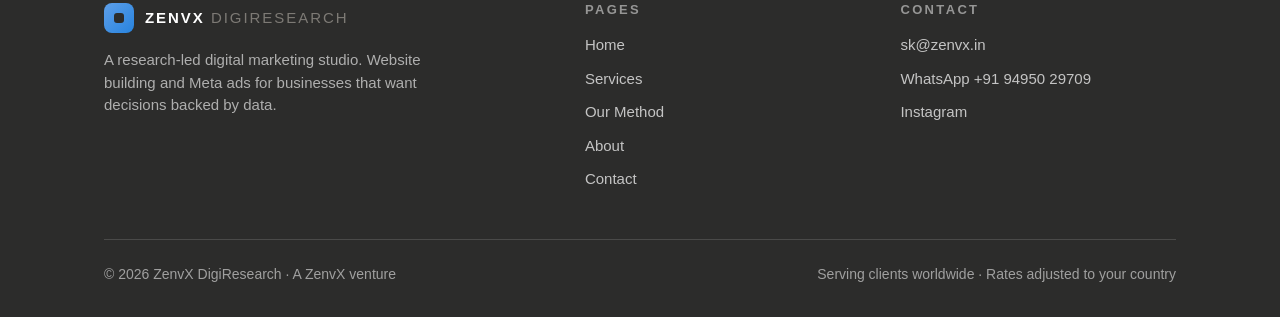
<file: services.html>
<!doctype html>
<html lang="en" data-lang="en">
<head>
<meta charset="utf-8">
<meta name="viewport" content="width=device-width,initial-scale=1">
<title>Services — Website building &amp; Meta ads | ZenvX DigiResearch</title>
<meta name="description" content="Website building and Meta ads management, with research behind every decision. Starting from ₹1,999. Terms and conditions apply.">
<link rel="canonical" href="https://digiresearch.zenvx.in/services.html">
<meta property="og:title" content="Services — Website building &amp; Meta ads | ZenvX DigiResearch">
<meta property="og:description" content="Website building and Meta ads management, with research behind every decision. Starting from ₹1,999. Terms and conditions apply.">
<meta property="og:url" content="https://digiresearch.zenvx.in/services.html">
<meta property="og:type" content="website">
<link rel="icon" href="assets/favicon.svg" type="image/svg+xml">
<link rel="preconnect" href="https://fonts.googleapis.com">
<link rel="preconnect" href="https://fonts.gstatic.com" crossorigin>
<link href="https://fonts.googleapis.com/css2?family=Noto+Sans+Malayalam:wght@400;600;700;800&display=swap" rel="stylesheet">
<link rel="stylesheet" href="css/styles.css">
<link rel="stylesheet" href="css/bad.css">
<script>try{var _f=localStorage.getItem('zenvx-face')||'good';document.documentElement.setAttribute('data-face',_f);}catch(e){document.documentElement.setAttribute('data-face','good');}</script>
</head>
<body data-title-en="Services — Website building &amp; Meta ads | ZenvX DigiResearch" data-title-ml="സേവനങ്ങൾ | ZenvX DigiResearch">
<div class="fx-bg" aria-hidden="true"><b></b><b></b><b></b></div>
<div class="fx-grain" aria-hidden="true"></div>
<div class="fx-prog" aria-hidden="true"></div>
<div class="fx-curtain" aria-hidden="true"></div>
<div class="fx-load" aria-hidden="true"><div class="fx-word">Zenv<em>X</em></div><div class="fx-pct">0</div><div class="fx-bar"></div></div>
<div class="fx-cur" aria-hidden="true"></div><div class="fx-dot" aria-hidden="true"></div>

<header class="hdr">
  <div class="container hdr-in">
    <a class="brand" href="index.html"><span class="mark"></span><span class="bn">ZenvX <em>DigiResearch</em></span></a>
    <nav class="nav" id="nav" aria-label="Main">
      <a href="index.html" data-en="Home" data-ml="ഹോം">Home</a>
      <a href="services.html" aria-current="page" data-en="Services" data-ml="സേവനങ്ങൾ">Services</a>
      <a href="method.html" data-en="Our Method" data-ml="ഞങ്ങളുടെ രീതി">Our Method</a>
      <a href="about.html" data-en="About" data-ml="ഞങ്ങളെക്കുറിച്ച്">About</a>
      <a href="contact.html" data-en="Contact" data-ml="ബന്ധപ്പെടുക">Contact</a>
    </nav>
    <div class="hdr-act">
      <button class="face" data-face-btn aria-pressed="false" title="Switch to the full motion experience"><i></i><span>Bad boy mode</span></button>
      <div class="lang" role="group" aria-label="Language">
        <button class="lang-btn" data-lang-btn="en" aria-pressed="true">EN</button>
        <button class="lang-btn" data-lang-btn="ml" aria-pressed="false">ML</button>
      </div>
      <a class="btn btn-sm" href="https://wa.me/919495029709?text=Hi%20ZenvX%20DigiResearch%2C%20I%20want%20to%20know%20more." target="_blank" rel="noopener" data-en="WhatsApp" data-ml="WhatsApp">WhatsApp</a>
      <button class="burger" id="burger" aria-label="Menu" aria-expanded="false" aria-controls="nav"><span></span><span></span><span></span></button>
    </div>
  </div>
</header>
<main>
<section class="hero"><div class="container"><p class="eyebrow" data-en="Services" data-ml="സേവനങ്ങൾ">Services</p><h1><span data-en="What we do," data-ml="ഞങ്ങൾ ചെയ്യുന്നത്,">What we do,</span><br><span class="accent" data-en="in detail." data-ml="വിശദമായി.">in detail.</span></h1><p class="lead" data-en="No packages you do not need. Just the two things that bring a small business customers: a website that converts, and Meta ads that are actually measured." data-ml="ആവശ്യമില്ലാത്ത പാക്കേജുകളില്ല. ചെറിയ ബിസിനസുകൾക്ക് ഉപഭോക്താക്കളെ എത്തിക്കുന്ന രണ്ട് കാര്യങ്ങൾ മാത്രം: കൺവേർട്ട് ചെയ്യുന്ന വെബ്സൈറ്റ്, യഥാർത്ഥത്തിൽ അളക്കുന്ന Meta ads.">No packages you do not need. Just the two things that bring a small business customers: a website that converts, and Meta ads that are actually measured.</p><p class="hero-note" data-en="Starting from ₹1,999 · Terms and conditions apply · Rates adjusted to your country" data-ml="₹1,999 മുതൽ ആരംഭം · നിബന്ധനകൾ ബാധകം · നിരക്കുകൾ നിങ്ങളുടെ രാജ്യത്തിന് അനുസരിച്ച്">Starting from ₹1,999 · Terms and conditions apply · Rates adjusted to your country</p></div></section>
<section class="sec"><div class="container"><div class="sec-head"><p class="eyebrow" data-en="Service 01" data-ml="Service 01">Service 01</p><h2 data-en="Websites that sell, not just sit." data-ml="വിൽക്കുന്ന വെബ്സൈറ്റുകൾ, വെറുതെ ഇരിക്കുന്നവയല്ല.">Websites that sell, not just sit.</h2><p data-en="We start from your customer's first question and design the path to the enquiry. Then we build it clean, fast and mobile-first." data-ml="നിങ്ങളുടെ ഉപഭോക്താവിന്റെ ആദ്യ ചോദ്യത്തിൽ നിന്ന് തുടങ്ങി എൻക്വയറി വരെയുള്ള വഴി ഞങ്ങൾ രൂപകൽപ്പന ചെയ്യുന്നു. ശേഷം വേഗതയുള്ള, മൊബൈൽ-ഫസ്റ്റ് സൈറ്റായി നിർമ്മിക്കുന്നു.">We start from your customer's first question and design the path to the enquiry. Then we build it clean, fast and mobile-first.</p></div><div class="grid g2"><div class="card"><h3 data-en="What you get" data-ml="നിങ്ങൾക്ക് ലഭിക്കുന്നത്">What you get</h3><ul class="check"><li data-en="Research on your market and top 3 competitors" data-ml="നിങ്ങളുടെ മാർക്കറ്റിനെയും പ്രധാന 3 എതിരാളികളെയും കുറിച്ചുള്ള റിസർച്ച്">Research on your market and top 3 competitors</li><li data-en="Page structure and copy guidance" data-ml="പേജ് ഘടനയും കോപ്പി മാർഗ്ഗനിർദ്ദേശവും">Page structure and copy guidance</li><li data-en="Custom design — no recycled template" data-ml="കസ്റ്റം ഡിസൈൻ — പുനരുപയോഗിച്ച ടെംപ്ലേറ്റല്ല">Custom design — no recycled template</li><li data-en="Mobile-first build, tested on real phones" data-ml="മൊബൈൽ-ഫസ്റ്റ് നിർമ്മാണം, യഥാർത്ഥ ഫോണുകളിൽ പരിശോധിച്ചത്">Mobile-first build, tested on real phones</li><li data-en="WhatsApp button and enquiry form wired to your inbox" data-ml="WhatsApp ബട്ടണും എൻക്വയറി ഫോമും നിങ്ങളുടെ ഇൻബോക്സിലേക്ക് ബന്ധിപ്പിച്ചത്">WhatsApp button and enquiry form wired to your inbox</li><li data-en="Speed and on-page SEO basics" data-ml="വേഗതയും അടിസ്ഥാന ഓൺ-പേജ് SEO-യും">Speed and on-page SEO basics</li><li data-en="Handover walkthrough so you can edit content" data-ml="ഉള്ളടക്കം സ്വയം എഡിറ്റ് ചെയ്യാൻ ഹാൻഡ്ഓവർ വാക്ക്ത്രൂ">Handover walkthrough so you can edit content</li></ul></div><div class="price-card hi"><p class="eyebrow" data-en="Website building" data-ml="വെബ്സൈറ്റ് നിർമ്മാണം">Website building</p><p class="price"><span data-en="from ₹1,999" data-ml="₹1,999 മുതൽ">from ₹1,999</span></p><p class="tc" data-en="One-time · Terms and conditions apply" data-ml="ഒറ്റത്തവണ · നിബന്ധനകൾ ബാധകം">One-time · Terms and conditions apply</p><div class="rows"><div class="row"><span data-en="Research and structure" data-ml="റിസർച്ചും ഘടനയും">Research and structure</span><span data-en="1–2 days" data-ml="1–2 ദിവസം">1–2 days</span></div><div class="row"><span data-en="Design and build" data-ml="ഡിസൈനും നിർമ്മാണവും">Design and build</span><span data-en="4–7 days" data-ml="4–7 ദിവസം">4–7 days</span></div><div class="row"><span data-en="Your review and fixes" data-ml="നിങ്ങളുടെ റിവ്യൂം തിരുത്തലുകളും">Your review and fixes</span><span data-en="2 days" data-ml="2 ദിവസം">2 days</span></div><div class="row"><span data-en="Go live" data-ml="ലൈവ് ആകുന്നു">Go live</span><span data-en="Same day" data-ml="അതേ ദിവസം">Same day</span></div></div><p class="hint" data-en="Timeline for a standard 4–6 page site. Bigger sites take longer and we tell you upfront." data-ml="സാധാരണ 4–6 പേജ് സൈറ്റിനുള്ള സമയക്രമം. വലിയ സൈറ്റുകൾക്ക് കൂടുതൽ സമയം വേണം, അത് മുൻകൂടി അറിയിക്കും.">Timeline for a standard 4–6 page site. Bigger sites take longer and we tell you upfront.</p></div></div></div></section>
<section class="sec sec-soft"><div class="container"><div class="sec-head"><p class="eyebrow" data-en="Service 02" data-ml="Service 02">Service 02</p><h2 data-en="Meta ads run on numbers." data-ml="Meta പരസ്യങ്ങൾ കണക്കുകളിൽ പ്രവർത്തിക്കുന്നു.">Meta ads run on numbers.</h2><p data-en="Facebook and Instagram campaigns where every rupee is tracked to a result. We test, cut what fails and scale what works." data-ml="എല്ലാ രൂപയും ഒരു ഫലത്തിലേക്ക് ട്രാക്ക് ചെയ്യുന്ന Facebook, Instagram കാമ്പെയ്‌നുകൾ. പരീക്ഷിക്കുന്നു, പരാജയപ്പെടുന്നത് നിർത്തുന്നു, ഫലിക്കുന്നത് വളർത്തുന്നു.">Facebook and Instagram campaigns where every rupee is tracked to a result. We test, cut what fails and scale what works.</p></div><div class="grid g2"><div class="card"><h3 data-en="What you get" data-ml="നിങ്ങൾക്ക് ലഭിക്കുന്നത്">What you get</h3><ul class="check"><li data-en="Ad account, pixel and event setup" data-ml="ആഡ് അക്കൗണ്ട്, പിക്സൽ, ഇവന്റ് സെറ്റപ്പ്">Ad account, pixel and event setup</li><li data-en="Audience and competitor ad research" data-ml="ഓഡിയൻസ്, എതിരാളികളുടെ പരസ്യ റിസർച്ച്">Audience and competitor ad research</li><li data-en="3–5 creatives and ad copy per test round" data-ml="ഓരോ ടെസ്റ്റ് റൗണ്ടിലും 3–5 ക്രിയേറ്റീവുകളും ആഡ് കോപ്പിയും">3–5 creatives and ad copy per test round</li><li data-en="Campaign build and daily monitoring" data-ml="കാമ്പെയ്‌ൻ നിർമ്മാണവും ദിവസേനയുള്ള നിരീക്ഷണവും">Campaign build and daily monitoring</li><li data-en="Weekly report: spend, results, cost per result" data-ml="ആഴ്ചതോറും റിപ്പോർട്ട്: ചെലവ്, ഫലങ്ങൾ, ഒരു ഫലത്തിന്റെ ചെലവ്">Weekly report: spend, results, cost per result</li><li data-en="A clear recommendation for the next week" data-ml="അടുത്ത ആഴ്ചയ്ക്കുള്ള വ്യക്തമായ നിർദ്ദേശം">A clear recommendation for the next week</li></ul></div><div class="price-card hi"><p class="eyebrow" data-en="Meta ads management" data-ml="Meta ads മാനേജ്മെന്റ്">Meta ads management</p><p class="price"><span data-en="from ₹1,999" data-ml="₹1,999 മുതൽ">from ₹1,999</span> <small data-en="/ month" data-ml="/ മാസം">/ month</small></p><p class="tc" data-en="Management fee · Ad spend billed by Meta · T&amp;C apply" data-ml="മാനേജ്മെന്റ് ഫീസ് · പരസ്യച്ചെലവ് Meta നേരിട്ട് ബില്ല് ചെയ്യും · നിബന്ധനകൾ ബാധകം">Management fee · Ad spend billed by Meta · T&amp;C apply</p><div class="rows"><div class="row"><span data-en="Week 1" data-ml="ആഴ്ച 1">Week 1</span><span data-en="Setup and tracking" data-ml="സെറ്റപ്പും ട്രാക്കിംഗും">Setup and tracking</span></div><div class="row"><span data-en="Week 2–3" data-ml="ആഴ്ച 2–3">Week 2–3</span><span data-en="Creative and audience testing" data-ml="ക്രിയേറ്റീവ്, ഓഡിയൻസ് ടെസ്റ്റിംഗ്">Creative and audience testing</span></div><div class="row"><span data-en="Week 4+" data-ml="ആഴ്ച 4+">Week 4+</span><span data-en="Scale the winners" data-ml="വിജയിക്കുന്നവ വളർത്തുന്നു">Scale the winners</span></div><div class="row"><span data-en="Every week" data-ml="എല്ലാ ആഴ്ചയും">Every week</span><span data-en="Report and next steps" data-ml="റിപ്പോർട്ടും അടുത്ത നടപടികളും">Report and next steps</span></div></div><p class="hint" data-en="Ad spend is paid by you directly to Meta. We recommend starting at ₹300 per day." data-ml="പരസ്യച്ചെലവ് നിങ്ങൾ നേരിട്ട് Meta-ക്ക് നൽകണം. പ്രതിദിനം ₹300 മുതൽ തുടങ്ങാൻ നിർദ്ദേശിക്കുന്നു.">Ad spend is paid by you directly to Meta. We recommend starting at ₹300 per day.</p></div></div></div></section>
<section class="sec"><div class="container"><div class="sec-head"><p class="eyebrow" data-en="Scope" data-ml="പരിധി">Scope</p><h2 data-en="Add-ons, and what we do not do." data-ml="അധിക സേവനങ്ങളും, ഞങ്ങൾ ചെയ്യാത്തതും.">Add-ons, and what we do not do.</h2></div><div class="grid g3"><div class="card soft"><h3 data-en="Add-ons" data-ml="അധിക സേവനങ്ങൾ">Add-ons</h3><ul class="check"><li data-en="Content and copywriting" data-ml="ഉള്ളടക്കവും കോപ്പിറൈറ്റിംഗും">Content and copywriting</li><li data-en="Logo and basic brand kit" data-ml="ലോഗോയും അടിസ്ഥാന ബ്രാൻഡ് കിറ്റും">Logo and basic brand kit</li><li data-en="Extra landing pages" data-ml="അധിക ലാൻഡിംഗ് പേജുകൾ">Extra landing pages</li><li data-en="Product photo editing" data-ml="പ്രൊഡക്ട് ഫോട്ടോ എഡിറ്റിംഗ്">Product photo editing</li></ul></div><div class="card soft"><h3 data-en="Included, no extra charge" data-ml="അധിക നിരക്കില്ലാതെ">Included, no extra charge</h3><ul class="check"><li data-en="Domain and hosting guidance" data-ml="ഡൊമെയ്ൻ, ഹോസ്റ്റിംഗ് മാർഗ്ഗനിർദ്ദേശം">Domain and hosting guidance</li><li data-en="Google Business Profile check" data-ml="Google Business Profile പരിശോധന">Google Business Profile check</li><li data-en="30 days of small fixes after launch" data-ml="ലോഞ്ചിനു ശേഷം 30 ദിവസം ചെറിയ തിരുത്തലുകൾ">30 days of small fixes after launch</li><li data-en="Straight answers, before you pay" data-ml="പണം നൽകുന്നതിനു മുൻപേ നേരായ ഉത്തരങ്ങൾ">Straight answers, before you pay</li></ul></div><div class="card soft"><h3 data-en="Not offered yet" data-ml="ഇപ്പോൾ ചെയ്യാത്തത്">Not offered yet</h3><p data-en="We would rather say no than do something badly." data-ml="മോശമായി ചെയ്യുന്നതിനേക്കാൾ നല്ലത് വേണ്ടെന്ന് പറയുന്നതാണ്.">We would rather say no than do something badly.</p><ul class="check"><li data-en="Google Ads" data-ml="Google Ads">Google Ads</li><li data-en="Long-term SEO retainers" data-ml="ദീർഘകാല SEO റീട്ടെയ്നറുകൾ">Long-term SEO retainers</li><li data-en="App development" data-ml="ആപ്പ് വികസനം">App development</li></ul></div></div></div></section>
<section class="sec">
  <div class="container">
    <div class="band">
      <div>
        <h2 data-en="Free 20-minute growth audit." data-ml="സൗജന്യ 20 മിനിറ്റ് ഗ്രോത്ത് ഓഡിറ്റ്.">Free 20-minute growth audit.</h2>
        <p data-en="Send us your website or ad account. We will tell you exactly what to fix first — no obligation." data-ml="നിങ്ങളുടെ വെബ്സൈറ്റോ പരസ്യ അക്കൗണ്ടോ അയക്കുക. ആദ്യം എന്ത് പരിഹരിക്കണമെന്ന് കൃത്യമായി പറയാം — യാതൊരു ബാധ്യതയുമില്ല.">Send us your website or ad account. We will tell you exactly what to fix first — no obligation.</p>
      </div>
      <div class="btn-row">
        <a class="btn" href="contact.html" data-en="Request the audit" data-ml="ഓഡിറ്റ് അഭ്യർഥിക്കുക">Request the audit</a>
        <a class="btn btn-ghost" href="https://wa.me/919495029709?text=Hi%2C%20I%20want%20the%20free%20growth%20audit." target="_blank" rel="noopener" data-en="WhatsApp us" data-ml="WhatsApp ചെയ്യുക">WhatsApp us</a>
      </div>
    </div>
  </div>
</section>
</main>

<footer class="ftr">
  <div class="container">
    <div class="ftr-top">
      <div>
        <a class="brand" href="index.html"><span class="mark"></span><span class="bn">ZenvX <em>DigiResearch</em></span></a>
        <p class="fdesc" data-en="A research-led digital marketing studio. Website building and Meta ads for businesses that want decisions backed by data." data-ml="റിസർച്ച് അടിസ്ഥാനമാക്കിയ ഡിജിറ്റൽ മാർക്കറ്റിംഗ് സ്റ്റുഡിയോ. ഡാറ്റ അടിസ്ഥാനമാക്കിയ തീരുമാനങ്ങൾ ആഗ്രഹിക്കുന്ന ബിസിനസുകൾക്ക് വെബ്സൈറ്റ് നിർമ്മാണവും Meta ads-ഉം.">A research-led digital marketing studio. Website building and Meta ads for businesses that want decisions backed by data.</p>
      </div>
      <div>
        <h4 data-en="Pages" data-ml="പേജുകൾ">Pages</h4>
        <ul>
          <li><a href="index.html" data-en="Home" data-ml="ഹോം">Home</a></li>
          <li><a href="services.html" data-en="Services" data-ml="സേവനങ്ങൾ">Services</a></li>
          <li><a href="method.html" data-en="Our Method" data-ml="ഞങ്ങളുടെ രീതി">Our Method</a></li>
          <li><a href="about.html" data-en="About" data-ml="ഞങ്ങളെക്കുറിച്ച്">About</a></li>
          <li><a href="contact.html" data-en="Contact" data-ml="ബന്ധപ്പെടുക">Contact</a></li>
        </ul>
      </div>
      <div>
        <h4 data-en="Contact" data-ml="ബന്ധപ്പെടുക">Contact</h4>
        <ul>
          <li><a href="mailto:sk@zenvx.in">sk@zenvx.in</a></li>
          <li><a href="https://wa.me/919495029709" target="_blank" rel="noopener">WhatsApp +91 94950 29709</a></li>
          <li><a href="https://www.instagram.com/zenvxdigiresearch/" target="_blank" rel="noopener">Instagram</a></li>
        </ul>
      </div>
    </div>
    <div class="ftr-bot">
      <span data-en="© 2026 ZenvX DigiResearch · A ZenvX venture" data-ml="© 2026 ZenvX DigiResearch · ഒരു ZenvX സംരംഭം">© 2026 ZenvX DigiResearch · A ZenvX venture</span>
      <span data-en="Serving clients worldwide · Rates adjusted to your country" data-ml="ലോകമെമ്പാടുമുള്ള ക്ലയന്റുകൾക്ക് സേവനം · നിരക്കുകൾ നിങ്ങളുടെ രാജ്യത്തിന് അനുസരിച്ച്">Serving clients worldwide · Rates adjusted to your country</span>
    </div>
  </div>
</footer>

<a class="wa-float" href="https://wa.me/919495029709?text=Hi%20ZenvX%20DigiResearch%2C%20I%20want%20to%20know%20more." target="_blank" rel="noopener" aria-label="Chat on WhatsApp">
  <svg viewBox="0 0 24 24" aria-hidden="true"><path d="M12.04 2C6.58 2 2.13 6.45 2.13 11.91c0 1.75.46 3.45 1.32 4.95L2 22l5.25-1.38c1.45.79 3.08 1.21 4.79 1.21 5.46 0 9.91-4.45 9.91-9.91C21.95 6.45 17.5 2 12.04 2m0 18.15c-1.53 0-3.03-.41-4.34-1.19l-.31-.18-3.12.82.83-3.04-.2-.32a8.2 8.2 0 0 1-1.26-4.35c0-4.54 3.7-8.23 8.24-8.23 4.54 0 8.23 3.69 8.23 8.23 0 4.54-3.69 8.26-8.07 8.26m4.52-6.16c-.25-.12-1.47-.72-1.7-.8-.23-.09-.4-.13-.56.13-.17.25-.66.8-.81.97-.15.16-.3.18-.55.06-.25-.13-1.05-.39-2-1.23-.74-.66-1.23-1.47-1.38-1.72-.15-.25-.02-.39.11-.51.11-.11.25-.3.37-.44.13-.15.17-.25.25-.42.08-.17.04-.31-.02-.44-.06-.12-.55-1.34-.76-1.83-.2-.48-.4-.42-.55-.43h-.47c-.16 0-.42.06-.64.31-.22.25-.84.82-.84 2 0 1.18.86 2.32.98 2.48.12.17 1.69 2.58 4.1 3.62.57.25 1.02.39 1.37.5.58.18 1.1.16 1.52.1.46-.07 1.47-.6 1.68-1.18.21-.58.21-1.08.15-1.18-.06-.11-.23-.17-.48-.29"/></svg>
</a>

<script src="js/main.js"></script>
<script src="js/bad.js"></script>
</body>
</html>
</file>
<file: css/styles.css>
:root{
  --ink:#2C2C2B; --ink2:#7D7A75; --canvas:#FFFFFF; --soft:#F9F8F7; --soft2:#F0EFED;
  --line:#E6E5E3; --blue:#2783DE; --blue-d:#1B6DBE; --blue-soft:#E5F2FC; --green:#46A171;
  --max:1120px; --r:8px; --r-lg:12px;
  --sans:-apple-system,BlinkMacSystemFont,'Segoe UI',Roboto,Helvetica,Arial,sans-serif;
  --shadow:0 1px 2px rgba(0,0,0,.05),0 4px 12px rgba(0,0,0,.04);
}
*{box-sizing:border-box}
html{-webkit-text-size-adjust:100%;scroll-behavior:smooth}
body{margin:0;font-family:var(--sans);font-size:16px;line-height:1.5;color:var(--ink);background:var(--canvas);-webkit-font-smoothing:antialiased}
html[data-lang="ml"] body{font-family:'Noto Sans Malayalam',var(--sans);line-height:1.75}
img{max-width:100%;display:block}
a{color:var(--blue);text-decoration:none}
a:hover{text-decoration:underline}
h1,h2,h3,h4{margin:0;letter-spacing:-.02em;line-height:1.14;font-weight:800}
h1{font-size:clamp(34px,5vw,54px)}
h2{font-size:clamp(26px,3.3vw,36px)}
h3{font-size:21px;letter-spacing:-.01em;font-weight:700}
p{margin:0}
ul{margin:0;padding:0;list-style:none}
:focus-visible{outline:3px solid var(--blue);outline-offset:2px;border-radius:4px}
.container{width:100%;max-width:var(--max);margin:0 auto;padding:0 24px}
.narrow{max-width:780px}
.sr{position:absolute;width:1px;height:1px;overflow:hidden;clip:rect(0 0 0 0);white-space:nowrap}
.hdr{position:sticky;top:0;z-index:50;background:rgba(255,255,255,.94);backdrop-filter:blur(10px);border-bottom:1px solid var(--line)}
.hdr-in{display:flex;align-items:center;gap:24px;height:72px}
.brand{display:flex;align-items:center;gap:11px;color:var(--ink);flex:none}
.brand:hover{text-decoration:none}
.mark{width:30px;height:30px;border-radius:8px;background:linear-gradient(135deg,#5E9FE8,var(--blue));position:relative;flex:none}
.mark::after{content:"";position:absolute;inset:10px;border-radius:3px;background:#fff}
.bn{font-size:15px;font-weight:700;letter-spacing:.13em;text-transform:uppercase;white-space:nowrap}
.bn em{font-style:normal;font-weight:400;color:var(--ink2)}
.nav{display:flex;gap:2px;margin-left:auto}
.nav a{color:var(--ink);font-size:15px;font-weight:500;padding:10px 13px;border-radius:var(--r)}
.nav a:hover{background:var(--soft2);text-decoration:none}
.nav a[aria-current="page"]{color:var(--blue);background:var(--blue-soft)}
.hdr-act{display:flex;align-items:center;gap:10px;flex:none}
.lang{display:flex;border:1px solid var(--line);border-radius:999px;padding:3px;background:var(--soft)}
.lang-btn{border:0;background:transparent;font:inherit;font-size:13px;font-weight:700;color:var(--ink2);padding:6px 12px;border-radius:999px;cursor:pointer}
.lang-btn[aria-pressed="true"]{background:#fff;color:var(--ink);box-shadow:0 1px 2px rgba(0,0,0,.06)}
.burger{display:none;width:44px;height:44px;border:1px solid var(--line);border-radius:var(--r);background:#fff;cursor:pointer;padding:0}
.burger span{display:block;width:18px;height:2px;background:var(--ink);margin:3px auto;border-radius:2px}
.btn{display:inline-flex;align-items:center;justify-content:center;gap:8px;min-height:48px;padding:14px 24px;border-radius:var(--r);background:var(--blue);color:#fff;font-weight:700;font-size:16px;border:1px solid var(--blue);cursor:pointer;font-family:inherit;text-align:center}
.btn:hover{background:var(--blue-d);border-color:var(--blue-d);text-decoration:none}
.btn-ghost{background:#fff;color:var(--ink);border-color:var(--line)}
.btn-ghost:hover{background:var(--soft2);border-color:var(--line);color:var(--ink)}
.btn-sm{min-height:40px;padding:9px 16px;font-size:14px}
.btn-row{display:flex;flex-wrap:wrap;gap:12px}
.sec{padding:80px 0;border-top:1px solid var(--line)}
.sec-soft{background:var(--soft)}
.eyebrow{font-size:13px;font-weight:700;letter-spacing:.22em;text-transform:uppercase;color:var(--blue);margin-bottom:14px}
.lead{font-size:19px;color:var(--ink2);margin-top:18px;max-width:660px}
.sec-head{max-width:720px;margin-bottom:44px}
.sec-head p{margin-top:14px;color:var(--ink2);font-size:18px}
.hero{padding:88px 0 76px;background:linear-gradient(180deg,var(--soft) 0%,#fff 100%)}
.pill{display:inline-flex;align-items:center;gap:9px;padding:8px 16px;border:1px solid var(--line);border-radius:999px;background:#fff;font-size:13px;font-weight:600;letter-spacing:.12em;text-transform:uppercase;color:var(--ink2);margin-bottom:26px}
.pill i{width:8px;height:8px;border-radius:50%;background:var(--green);flex:none}
.accent{color:var(--blue)}
.hero .btn-row{margin-top:34px}
.hero-note{margin-top:18px;font-size:14px;color:var(--ink2)}
.grid{display:grid;gap:20px}
.g2{grid-template-columns:repeat(2,1fr)}
.g3{grid-template-columns:repeat(3,1fr)}
.g4{grid-template-columns:repeat(4,1fr)}
.card{background:#fff;border:1px solid var(--line);border-radius:var(--r-lg);padding:30px}
.card.soft{background:var(--soft)}
.card h3{margin-bottom:12px}
.card p{color:var(--ink2)}
.ico{width:42px;height:42px;border-radius:10px;background:var(--blue-soft);color:var(--blue);display:flex;align-items:center;justify-content:center;font-size:19px;font-weight:800;margin-bottom:18px}
.check{margin-top:20px;display:grid;gap:11px}
.check li{position:relative;padding-left:28px;color:var(--ink);font-size:15px}
.check li::before{content:"";position:absolute;left:0;top:5px;width:16px;height:16px;border-radius:50%;background:var(--blue-soft);border:1px solid #C9DCEE}
.check li::after{content:"";position:absolute;left:5px;top:9px;width:5px;height:8px;border-right:2px solid var(--blue);border-bottom:2px solid var(--blue);transform:rotate(40deg)}
.steps{display:grid;gap:0;border-top:1px solid var(--line)}
.step{display:flex;gap:24px;align-items:flex-start;padding:26px 0;border-bottom:1px solid var(--line)}
.step-n{width:42px;height:42px;flex:none;border-radius:10px;background:var(--blue-soft);color:var(--blue);font-weight:800;display:flex;align-items:center;justify-content:center}
.step h3{font-size:20px;margin-bottom:6px}
.step p{color:var(--ink2);font-size:15px}
.price-card{border:1px solid var(--line);border-radius:var(--r-lg);padding:32px;background:#fff}
.price-card.hi{border-color:var(--blue);box-shadow:var(--shadow)}
.price{font-size:38px;font-weight:800;letter-spacing:-.03em;margin:16px 0 6px}
.price small{font-size:15px;font-weight:500;color:var(--ink2);letter-spacing:0}
.tc{font-size:13px;color:var(--ink2)}
.rows{border-top:1px solid var(--line)}
.row{display:flex;justify-content:space-between;gap:20px;padding:18px 0;border-bottom:1px solid var(--line);font-size:15px}
.row span:last-child{color:var(--ink2);text-align:right}
.band{background:var(--ink);color:#fff;border-radius:var(--r-lg);padding:44px;display:flex;align-items:center;justify-content:space-between;gap:28px;flex-wrap:wrap}
.band h2{font-size:30px}
.band p{color:rgba(255,255,255,.68);margin-top:10px}
.band .btn-ghost{background:transparent;color:#fff;border-color:rgba(255,255,255,.3)}
.band .btn-ghost:hover{background:rgba(255,255,255,.1);color:#fff}
.faq{border-top:1px solid var(--line)}
.faq details{border-bottom:1px solid var(--line)}
.faq summary{cursor:pointer;padding:20px 0;font-weight:600;font-size:17px;list-style:none;display:flex;justify-content:space-between;gap:16px}
.faq summary::-webkit-details-marker{display:none}
.faq summary::after{content:"+";color:var(--blue);font-weight:800;flex:none}
.faq details[open] summary::after{content:"\2013"}
.faq .ans{padding:0 0 20px;color:var(--ink2);max-width:780px}
.form{background:#fff;border:1px solid var(--line);border-radius:var(--r-lg);padding:32px}
.field{margin-bottom:18px}
.field label{display:block;font-size:14px;font-weight:600;margin-bottom:7px}
.req{color:var(--blue)}
input,select,textarea{width:100%;font:inherit;font-size:16px;color:var(--ink);background:#fff;border:1px solid var(--line);border-radius:var(--r);padding:13px 14px;min-height:48px}
textarea{min-height:130px;resize:vertical}
input:hover,select:hover,textarea:hover{border-color:#D5D3D0}
.f2{display:grid;grid-template-columns:1fr 1fr;gap:18px}
.hint{font-size:13px;color:var(--ink2);margin-top:7px}
.status{margin-top:16px;padding:14px 16px;border-radius:var(--r);font-size:15px;display:none}
.status.ok{display:block;background:#E8F1EC;border:1px solid #BFDCCB;color:#2C6B48}
.status.err{display:block;background:#FCE9E7;border:1px solid #F3C7C2;color:#A63A2F}
.cl-item{display:flex;gap:14px;align-items:flex-start;padding:18px;border:1px solid var(--line);border-radius:var(--r);background:var(--soft);margin-bottom:14px}
.cl-item strong{display:block;font-size:15px}
.cl-item span{font-size:15px;color:var(--ink2)}
.person{display:flex;gap:18px;align-items:center}
.avatar{width:64px;height:64px;border-radius:50%;flex:none;background:linear-gradient(135deg,#E5F2FC,#D3E6F7);color:var(--blue);display:flex;align-items:center;justify-content:center;font-weight:800;font-size:21px;border:1px solid #D3E6F7}
.role{color:var(--ink2);font-size:15px;margin-top:3px}
.ftr{background:var(--ink);color:#fff;padding:64px 0 32px}
.ftr a{color:rgba(255,255,255,.72)}
.ftr a:hover{color:#fff}
.ftr-top{display:grid;grid-template-columns:1.6fr 1fr 1fr;gap:40px}
.ftr .mark::after{background:var(--ink)}
.ftr .brand{color:#fff}
.ftr .fdesc{color:rgba(255,255,255,.62);margin-top:16px;max-width:340px;font-size:15px}
.ftr h4{font-size:13px;letter-spacing:.18em;text-transform:uppercase;color:rgba(255,255,255,.5);margin-bottom:16px;font-weight:700}
.ftr ul{display:grid;gap:11px;font-size:15px}
.ftr-bot{margin-top:48px;padding-top:24px;border-top:1px solid rgba(255,255,255,.14);display:flex;justify-content:space-between;gap:18px;flex-wrap:wrap;font-size:14px;color:rgba(255,255,255,.55)}
.wa-float{position:fixed;right:16px;bottom:16px;z-index:60;display:none;width:56px;height:56px;border-radius:50%;background:#25D366;align-items:center;justify-content:center;box-shadow:0 6px 18px rgba(0,0,0,.18)}
.wa-float svg{width:28px;height:28px;fill:#fff}
@media (max-width:980px){
  .nav{position:fixed;inset:72px 0 auto;flex-direction:column;gap:0;background:#fff;border-bottom:1px solid var(--line);padding:12px 24px 20px;display:none;box-shadow:var(--shadow)}
  .nav.open{display:flex}
  .nav a{padding:14px 4px;border-bottom:1px solid var(--line);border-radius:0}
  .burger{display:block}
  .hdr-act{margin-left:auto}
  .g3,.g4{grid-template-columns:repeat(2,1fr)}
  .ftr-top{grid-template-columns:1fr 1fr}
}
@media (max-width:720px){
  .container{padding:0 20px}
  .sec{padding:56px 0}
  .hero{padding:56px 0 48px}
  .g2,.g3,.g4{grid-template-columns:1fr}
  .f2{grid-template-columns:1fr}
  .card,.price-card,.form{padding:24px}
  .band{padding:30px}
  .ftr-top{grid-template-columns:1fr;gap:32px}
  .bn{font-size:13px}
  .hdr-act .btn-sm{display:none}
  .wa-float{display:flex}
}

/* keep nav items on one line, incl. Malayalam labels */
.nav a{white-space:nowrap}
</file>
<file: css/bad.css>
/* ============================================================
   ZenvX DigiResearch — "BAD BOY" face
   Dark, high-motion award-site skin. Only active when
   <html data-face="bad">. The minimal face is untouched.
   ============================================================ */

html[data-face="bad"]{
  --ink:#F4F3F1;
  --ink2:#8C8880;
  --canvas:#08080A;
  --soft:#0D0D10;
  --soft2:#131318;
  --line:#22222A;
  --blue:#5E9FE8;
  --blue-d:#9CC7FA;
  --blue-soft:#0F2136;
  --green:#5BD39B;
  --acid:#C8FF3D;
  --r:2px;
  --r-lg:4px;
  scroll-behavior:smooth;
}

html[data-face="bad"] body{
  background:var(--canvas);
  color:var(--ink);
  overflow-x:hidden;
}

/* ---------- ambient background: gradient blobs + grain ---------- */
html[data-face="bad"] .fx-bg{
  position:fixed; inset:0; z-index:0; pointer-events:none; overflow:hidden;
}
html[data-face="bad"] .fx-bg b{
  position:absolute; display:block; border-radius:50%;
  filter:blur(90px); opacity:.55;
}
html[data-face="bad"] .fx-bg b:nth-child(1){
  width:52vw; height:52vw; left:-12vw; top:-14vw;
  background:radial-gradient(circle at 30% 30%,#2783DE,transparent 70%);
  animation:fxDrift1 22s ease-in-out infinite;
}
html[data-face="bad"] .fx-bg b:nth-child(2){
  width:44vw; height:44vw; right:-10vw; top:24vh;
  background:radial-gradient(circle at 60% 40%,#6C3BF4,transparent 70%);
  animation:fxDrift2 27s ease-in-out infinite;
}
html[data-face="bad"] .fx-bg b:nth-child(3){
  width:38vw; height:38vw; left:26vw; bottom:-16vw;
  background:radial-gradient(circle at 50% 50%,#0E7C5A,transparent 70%);
  animation:fxDrift3 31s ease-in-out infinite;
}
@keyframes fxDrift1{50%{transform:translate3d(8vw,6vh,0) scale(1.15)}}
@keyframes fxDrift2{50%{transform:translate3d(-7vw,-5vh,0) scale(1.1)}}
@keyframes fxDrift3{50%{transform:translate3d(5vw,-7vh,0) scale(1.2)}}

html[data-face="bad"] .fx-grain{
  position:fixed; inset:-150%; z-index:2; pointer-events:none;
  opacity:.06; mix-blend-mode:overlay;
  background-image:url("data:image/svg+xml;utf8,<svg xmlns='http://www.w3.org/2000/svg' width='120' height='120'><filter id='n'><feTurbulence type='fractalNoise' baseFrequency='0.85' numOctaves='3'/></filter><rect width='120' height='120' filter='url(%23n)'/></svg>");
  animation:grain 1.1s steps(3) infinite;
}
@keyframes grain{
  0%{transform:translate3d(0,0,0)}
  33%{transform:translate3d(-2%,1%,0)}
  66%{transform:translate3d(1%,-2%,0)}
  100%{transform:translate3d(0,0,0)}
}

html[data-face="bad"] header,
html[data-face="bad"] main,
html[data-face="bad"] footer,
html[data-face="bad"] .wa-float{position:relative; z-index:3}

/* ---------- preloader ---------- */
.fx-load{
  position:fixed; inset:0; z-index:120; display:none;
  background:#08080A; color:#F4F3F1;
  align-items:flex-end; justify-content:space-between;
  padding:clamp(24px,6vw,72px);
  font-family:inherit;
}
html[data-face="bad"] .fx-load{display:flex}
html[data-face="bad"].fx-loaded .fx-load{
  transform:translateY(-101%);
  transition:transform 1s cubic-bezier(.76,0,.24,1);
}
.fx-load .fx-word{
  font-size:clamp(34px,9vw,120px); font-weight:800; letter-spacing:-.04em; line-height:.9;
}
.fx-load .fx-word em{font-style:normal; color:#5E9FE8}
.fx-load .fx-pct{
  font-size:clamp(34px,9vw,120px); font-weight:800; letter-spacing:-.04em;
  font-variant-numeric:tabular-nums; color:#5E9FE8;
}
.fx-load .fx-bar{
  position:absolute; left:0; bottom:0; height:2px; width:0%;
  background:#5E9FE8; transition:width .18s linear;
}

/* ---------- page transition curtain ---------- */
.fx-curtain{
  position:fixed; inset:0; z-index:118; background:#08080A;
  transform:translateY(101%); pointer-events:none; display:none;
}
html[data-face="bad"] .fx-curtain{display:block}
html[data-face="bad"].fx-leaving .fx-curtain{
  transform:translateY(0);
  transition:transform .62s cubic-bezier(.76,0,.24,1);
}

/* ---------- custom cursor ---------- */
.fx-cur,.fx-dot{
  position:fixed; top:0; left:0; z-index:200; pointer-events:none;
  border-radius:50%; display:none; mix-blend-mode:difference;
}
html[data-face="bad"] .fx-cur,
html[data-face="bad"] .fx-dot{display:block}
.fx-cur{
  width:42px; height:42px; margin:-21px 0 0 -21px;
  border:1px solid rgba(255,255,255,.75);
  transition:width .25s ease,height .25s ease,margin .25s ease,background .25s ease,opacity .25s ease;
}
.fx-dot{
  width:5px; height:5px; margin:-2.5px 0 0 -2.5px; background:#fff;
}
html[data-face="bad"].fx-hot .fx-cur{
  width:86px; height:86px; margin:-43px 0 0 -43px;
  background:rgba(255,255,255,.92); border-color:transparent;
}
html[data-face="bad"].fx-hot .fx-dot{opacity:0}

@media (hover:none),(max-width:900px){
  html[data-face="bad"] .fx-cur,
  html[data-face="bad"] .fx-dot{display:none!important}
}

/* ---------- face switch (present in both faces) ---------- */
.face{
  display:inline-flex; align-items:center; gap:7px;
  border:1px solid var(--line); border-radius:999px;
  padding:5px 11px 5px 9px; background:transparent;
  font:inherit; font-size:12px; font-weight:700; letter-spacing:.02em;
  color:var(--ink2); cursor:pointer; white-space:nowrap;
  transition:color .2s ease,border-color .2s ease,background .2s ease;
}
.face:hover{color:var(--ink); border-color:var(--ink2)}
.face i{
  width:8px; height:8px; border-radius:50%; background:var(--ink2);
  box-shadow:0 0 0 0 rgba(94,159,232,.6); transition:background .2s ease;
}
html[data-face="bad"] .face{
  border-color:#2E2E38; color:var(--acid); background:rgba(200,255,61,.06);
}
html[data-face="bad"] .face i{
  background:var(--acid); animation:pulseDot 1.6s ease-out infinite;
}
@keyframes pulseDot{
  0%{box-shadow:0 0 0 0 rgba(200,255,61,.5)}
  100%{box-shadow:0 0 0 10px rgba(200,255,61,0)}
}

/* ---------- header ---------- */
html[data-face="bad"] .hdr{
  background:rgba(8,8,10,.62);
  backdrop-filter:blur(14px) saturate(140%);
  -webkit-backdrop-filter:blur(14px) saturate(140%);
  border-bottom:1px solid rgba(255,255,255,.07);
}
html[data-face="bad"] .mark{
  background:linear-gradient(135deg,#5E9FE8,#6C3BF4);
  box-shadow:0 0 22px rgba(94,159,232,.55);
}
html[data-face="bad"] .bn{letter-spacing:-.03em}
html[data-face="bad"] .bn em{color:var(--blue); font-style:normal}
html[data-face="bad"] .nav a{
  position:relative; color:var(--ink2); text-transform:uppercase;
  font-size:12px; letter-spacing:.12em; font-weight:700;
}
html[data-face="bad"] .nav a::after{
  content:""; position:absolute; left:0; right:100%; bottom:-6px; height:1px;
  background:var(--acid); transition:right .35s cubic-bezier(.76,0,.24,1);
}
html[data-face="bad"] .nav a:hover{color:var(--ink)}
html[data-face="bad"] .nav a:hover::after{right:0}
html[data-face="bad"] .nav a[aria-current="page"]{color:var(--ink)}
html[data-face="bad"] .nav a[aria-current="page"]::after{right:0; background:var(--blue)}
html[data-face="bad"] .lang{border-color:#26262E}
html[data-face="bad"] .lang-btn{color:var(--ink2)}
html[data-face="bad"] .lang-btn[aria-pressed="true"]{background:#1B1B22; color:var(--ink)}
html[data-face="bad"] .burger span{background:var(--ink)}
@media(max-width:980px){
  html[data-face="bad"] .nav{
    background:rgba(8,8,10,.97); border-bottom:1px solid rgba(255,255,255,.08);
  }
}

/* ---------- buttons ---------- */
html[data-face="bad"] .btn{
  position:relative; overflow:hidden; border-radius:999px;
  background:var(--ink); color:#08080A; border:1px solid var(--ink);
  text-transform:uppercase; letter-spacing:.1em; font-size:12px; font-weight:800;
  will-change:transform;
}
html[data-face="bad"] .btn::before{
  content:""; position:absolute; inset:0; z-index:0;
  background:linear-gradient(100deg,#5E9FE8,#C8FF3D);
  transform:translateY(101%); transition:transform .45s cubic-bezier(.76,0,.24,1);
}
html[data-face="bad"] .btn:hover::before{transform:translateY(0)}
html[data-face="bad"] .btn>*{position:relative; z-index:1}
html[data-face="bad"] .btn:hover{color:#08080A; border-color:transparent}
html[data-face="bad"] .btn-ghost{
  background:transparent; color:var(--ink); border-color:#2E2E38;
}
html[data-face="bad"] .btn-ghost::before{background:var(--ink)}
html[data-face="bad"] .btn-ghost:hover{color:#08080A}

/* ---------- hero + kinetic type ---------- */
html[data-face="bad"] .hero{
  padding-top:clamp(90px,16vh,180px); padding-bottom:clamp(70px,12vh,140px);
  background:transparent;
}
html[data-face="bad"] h1{
  font-size:clamp(46px,10.5vw,148px); line-height:.88;
  letter-spacing:-.045em; font-weight:800; text-wrap:balance;
}
html[data-face="bad"] h1 .accent{
  background:linear-gradient(100deg,#5E9FE8 10%,#C8FF3D 90%);
  -webkit-background-clip:text; background-clip:text; color:transparent;
}
html[data-face="bad"] h2{
  font-size:clamp(30px,5.2vw,64px); line-height:1.02; letter-spacing:-.035em;
}
html[data-face="bad"] h3{letter-spacing:-.02em}
html[data-face="bad"] .eyebrow{
  color:var(--acid); letter-spacing:.24em; font-size:11px;
}
html[data-face="bad"] .lead{color:#B9B5AE; max-width:44ch}
html[data-face="bad"] .pill{
  border-color:#2A2A34; background:rgba(255,255,255,.03); color:#CFCBC4;
  text-transform:uppercase; letter-spacing:.14em; font-size:11px;
}
html[data-face="bad"] .pill i{background:var(--acid); box-shadow:0 0 10px var(--acid)}
html[data-face="bad"] .hero-note{color:#6F6C66}

/* char-split animation */
html[data-face="bad"] .fx-char{
  display:inline-block; transform:translateY(110%) rotate(6deg); opacity:0;
}
html[data-face="bad"] .fx-line{display:inline}
html[data-face="bad"] .fx-w{display:inline-block; white-space:nowrap}
html[data-face="bad"].fx-loaded .fx-char{
  animation:charIn .9s cubic-bezier(.16,1,.3,1) forwards;
}
@keyframes charIn{to{transform:translateY(0) rotate(0); opacity:1}}

/* ---------- marquee ---------- */
.fx-marquee{display:none}
html[data-face="bad"] .fx-marquee{
  display:block; overflow:hidden; border-top:1px solid var(--line);
  border-bottom:1px solid var(--line); padding:20px 0;
  background:rgba(255,255,255,.02);
}
html[data-face="bad"] .fx-marquee .fx-track{
  display:flex; gap:44px; width:max-content;
  animation:marq 26s linear infinite;
}
html[data-face="bad"] .fx-marquee span{
  font-size:clamp(26px,5vw,64px); font-weight:800; letter-spacing:-.03em;
  color:transparent; -webkit-text-stroke:1px #3A3A46; white-space:nowrap;
}
html[data-face="bad"] .fx-marquee span:nth-child(even){
  -webkit-text-stroke:1px var(--blue); color:transparent;
}
html[data-face="bad"] .fx-marquee:hover .fx-track{animation-play-state:paused}
@keyframes marq{to{transform:translate3d(-50%,0,0)}}

/* ---------- sections, cards, tilt ---------- */
html[data-face="bad"] .sec-soft{background:rgba(255,255,255,.02)}
html[data-face="bad"] .card,
html[data-face="bad"] .price-card,
html[data-face="bad"] .step,
html[data-face="bad"] .person,
html[data-face="bad"] .cl-item,
html[data-face="bad"] .row,
html[data-face="bad"] .faq details{
  background:linear-gradient(180deg,rgba(255,255,255,.045),rgba(255,255,255,.015));
  border-color:rgba(255,255,255,.08);
  backdrop-filter:blur(6px); -webkit-backdrop-filter:blur(6px);
}
html[data-face="bad"] .card{
  transition:transform .5s cubic-bezier(.16,1,.3,1),border-color .3s ease,box-shadow .5s ease;
  transform-style:preserve-3d; will-change:transform;
}
html[data-face="bad"] .card:hover{
  border-color:rgba(94,159,232,.5);
  box-shadow:0 24px 70px -30px rgba(94,159,232,.5);
}
html[data-face="bad"] .ico{
  background:linear-gradient(135deg,rgba(94,159,232,.22),rgba(108,59,244,.22));
  color:var(--blue-d); border:1px solid rgba(94,159,232,.3);
}
html[data-face="bad"] .check li::before{color:var(--acid)}
html[data-face="bad"] .step-n{
  background:transparent; color:var(--acid);
  border:1px solid rgba(200,255,61,.35);
}
html[data-face="bad"] .price{letter-spacing:-.04em}
html[data-face="bad"] .price-card.hi{
  border-color:rgba(94,159,232,.45);
  box-shadow:0 0 0 1px rgba(94,159,232,.15),0 30px 90px -40px rgba(94,159,232,.55);
}
html[data-face="bad"] .tc,
html[data-face="bad"] .hint,
html[data-face="bad"] .role{color:#7E7A73}
html[data-face="bad"] .band{
  background:linear-gradient(110deg,#101018,#0B0B10 55%,#101820);
  border:1px solid rgba(255,255,255,.09); overflow:hidden; position:relative;
}
html[data-face="bad"] .band::after{
  content:""; position:absolute; width:60vw; height:60vw; right:-20vw; top:-30vw;
  background:radial-gradient(circle,rgba(94,159,232,.22),transparent 65%);
  pointer-events:none;
}
html[data-face="bad"] .avatar{
  background:linear-gradient(135deg,#5E9FE8,#6C3BF4); color:#08080A;
}
html[data-face="bad"] .faq summary{color:var(--ink)}
html[data-face="bad"] .faq .ans{color:#A9A59E}

/* ---------- forms ---------- */
html[data-face="bad"] .field input,
html[data-face="bad"] .field select,
html[data-face="bad"] .field textarea{
  background:rgba(255,255,255,.04); border-color:rgba(255,255,255,.1);
  color:var(--ink); border-radius:2px;
}
html[data-face="bad"] .field input:focus,
html[data-face="bad"] .field select:focus,
html[data-face="bad"] .field textarea:focus{
  border-color:var(--blue); box-shadow:0 0 0 3px rgba(94,159,232,.18); outline:none;
}
html[data-face="bad"] .field input::placeholder,
html[data-face="bad"] .field textarea::placeholder{color:#5F5C57}
html[data-face="bad"] .form{
  background:linear-gradient(180deg,rgba(255,255,255,.04),rgba(255,255,255,.012));
  border-color:rgba(255,255,255,.08);
}
html[data-face="bad"] .status.ok{color:var(--green)}
html[data-face="bad"] .status.err{color:#FF6B6B}

/* ---------- footer ---------- */
html[data-face="bad"] .ftr{
  background:#050507; border-top:1px solid rgba(255,255,255,.07); color:#8C8880;
}
html[data-face="bad"] .ftr a{color:#B9B5AE}
html[data-face="bad"] .ftr a:hover{color:var(--acid)}
html[data-face="bad"] .ftr h4{color:var(--ink)}

/* ---------- scroll reveal ---------- */
html[data-face="bad"] .fx-rv{
  opacity:0; transform:translateY(38px);
  transition:opacity .9s cubic-bezier(.16,1,.3,1),transform .9s cubic-bezier(.16,1,.3,1);
  transition-delay:var(--d,0ms);
}
html[data-face="bad"] .fx-rv.in{opacity:1; transform:none}

/* ---------- scroll progress bar ---------- */
.fx-prog{
  position:fixed; left:0; top:0; height:2px; width:0%; z-index:130; display:none;
  background:linear-gradient(90deg,#5E9FE8,#C8FF3D);
}
html[data-face="bad"] .fx-prog{display:block}

/* ---------- misc ---------- */
html[data-face="bad"] ::selection{background:var(--acid); color:#08080A}
html[data-face="bad"] .wa-float{
  background:var(--acid); color:#08080A;
  box-shadow:0 10px 40px -10px rgba(200,255,61,.6);
}
html[data-face="bad"] .wa-float svg{fill:#08080A}

@media (prefers-reduced-motion:reduce){
  html[data-face="bad"] *,
  html[data-face="bad"] *::before,
  html[data-face="bad"] *::after{
    animation-duration:.001ms!important; animation-iteration-count:1!important;
    transition-duration:.001ms!important;
  }
  html[data-face="bad"] .fx-rv{opacity:1; transform:none}
  html[data-face="bad"] .fx-char{opacity:1; transform:none}
}

@media(max-width:720px){.face span{display:none}.face{padding:5px 8px}}

/* gradient hero line animates as one block (per-char gradient clipping breaks) */
html[data-face="bad"] h1 .accent{
  display:inline-block; transform:translateY(55%); opacity:0;
}
html[data-face="bad"].fx-loaded h1 .accent{
  animation:charIn 1s cubic-bezier(.16,1,.3,1) .5s forwards;
}
@media (prefers-reduced-motion:reduce){
  html[data-face="bad"] h1 .accent{transform:none; opacity:1}
}
</file>
